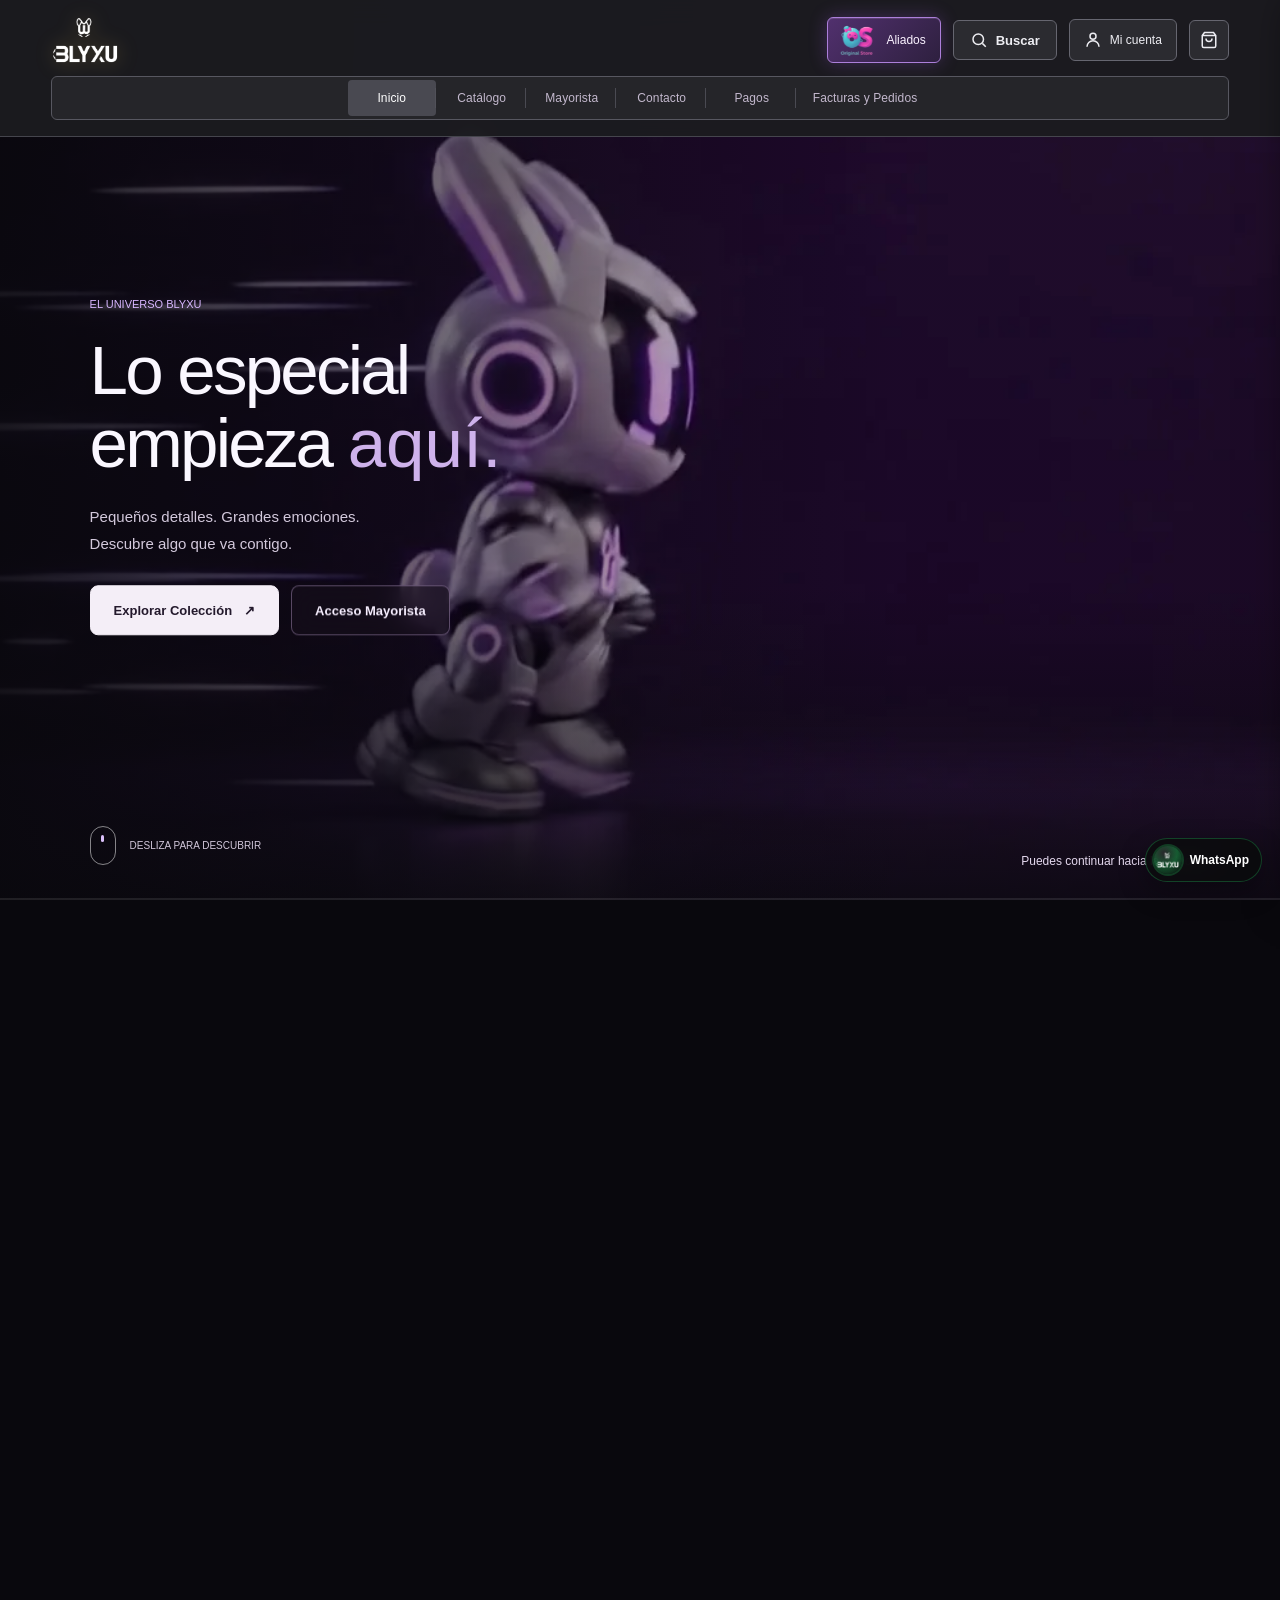
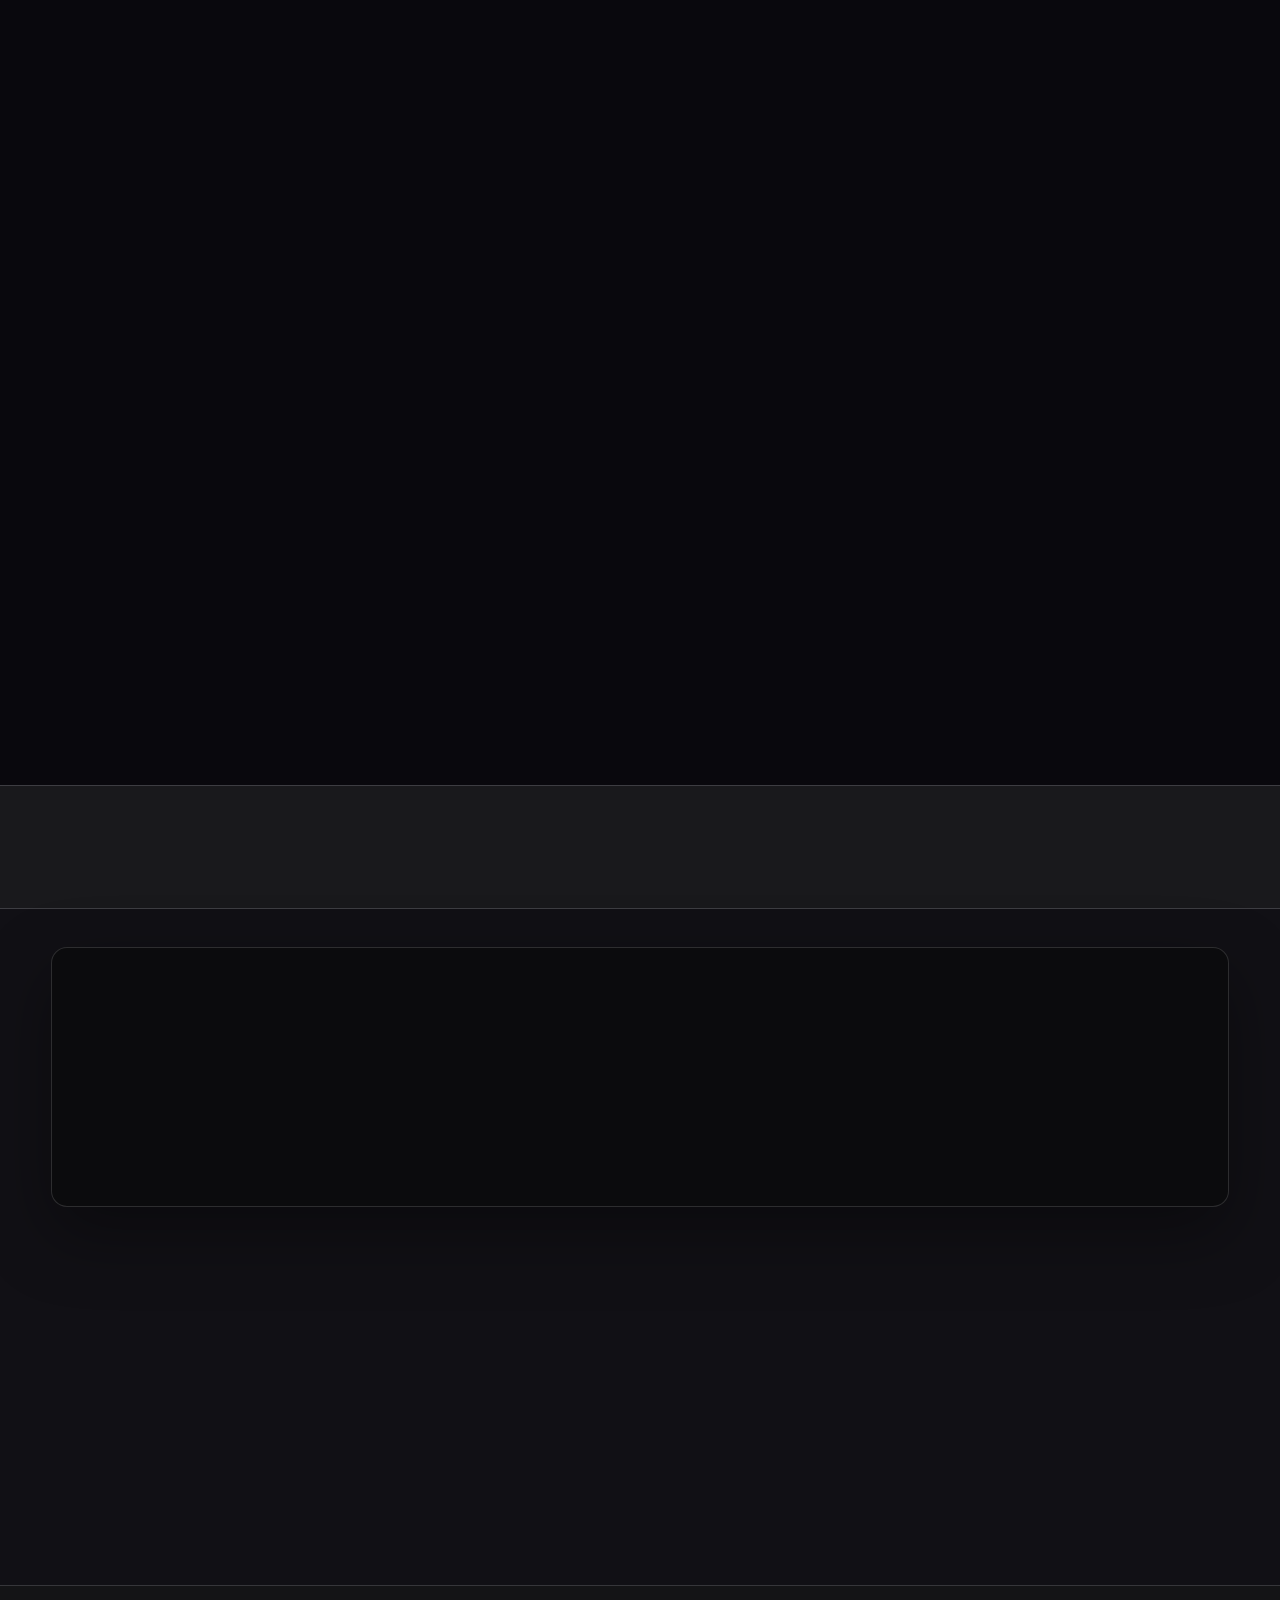
<file: index.html>
<!DOCTYPE html>
<html lang="es">

<head>
    <script src="backend-config.js?v=supabase-live-20261013"></script>
    <meta charset="UTF-8">
    <meta name="viewport" content="width=device-width, initial-scale=1.0, viewport-fit=cover">
    <title>BLYXU&trade; - Joyas y Accesorios</title>
    <meta name="description"
        content="BLYXU ofrece joyas y accesorios para regalar, combinar y destacar tu estilo. Encuentra collares, pulseras, dijes, bolsos y detalles con dise&ntilde;os actuales.">
    <link rel="icon" type="image/png" href="/blyxu-search-logo.png">
    <link rel="apple-touch-icon" href="/blyxu-search-logo.png">
    <meta property="og:title" content="BLYXU - Joyas y Accesorios">
    <meta property="og:description" content="Joyas y accesorios BLYXU para regalar, combinar y destacar tu estilo. Collares, pulseras, dijes, bolsos y detalles con dise&ntilde;os actuales.">
    <meta property="og:image" content="https://blyxu.online/blyxu-search-logo.png">
    <meta property="og:url" content="https://blyxu.online/">
    <meta name="twitter:card" content="summary_large_image">
    <link rel="canonical" href="https://blyxu.online/">
    <link rel="preconnect" href="https://script.google.com">
    <link rel="preconnect" href="https://drive.google.com">
    <link rel="preconnect" href="https://lh3.googleusercontent.com">
    <link rel="stylesheet" href="blyxu-style.css?v=blyxu-customer-access-v6-20261006">
    <link rel="stylesheet" href="catalog-minimal-dark.css?v=catalog-actions-20261016">
    <link rel="stylesheet" href="storefront-refinement.css?v=nav-fixed-position-20261007">
<link rel="stylesheet" href="portada-video.css?v=20261013-texto-movil">
<script src="portada-video.js?v=20261013-texto-movil" defer></script>
</head>

<body>

    <!-- Animated Background -->
    <div class="bg-animation"></div>
    <canvas id="particles-canvas"></canvas>

    <!-- ===== NAVBAR ===== -->
    <nav class="navbar" id="navbar">
        <a href="#inicio" class="nav-logo" data-home-link>
            <img src="Logo2-nav.png" alt="BLYXU" onerror="this.style.display='none'">
        </a>

        <ul class="nav-links" id="nav-links">
            <li><a href="#inicio" class="active">Inicio</a></li>
            <li><a href="#coleccion">Catálogo</a></li>
            <li><a href="mayorista.html">Mayorista</a></li>
            <li><a href="contacto.html">Contacto</a></li>
            <li><a href="pagos.html">Pagos</a></li>
            <li><a href="facturas-pedidos.html">Facturas y Pedidos</a></li>
        </ul>

        <div class="nav-actions">
            
            <a class="nav-ally-btn" href="https://aloriginalstore.online/" target="_blank" rel="noopener noreferrer" aria-label="Aliados: visitar Original Store (abre en una nueva pestaña)" title="Visitar Original Store"><img src="original-store-ally.png?v=2" alt="Original Store" width="42" height="36"><span>Aliados</span></a>
            <button class="nav-icon-btn nav-search-btn" type="button" onclick="openCatalogSearch()" aria-label="Buscar productos" title="Buscar">
                <svg width="18" height="18" viewBox="0 0 24 24" fill="none" stroke="currentColor" stroke-width="2">
                    <circle cx="11" cy="11" r="7"></circle>
                    <path d="M16.5 16.5 21 21"></path>
                </svg>
                <span>Buscar</span>
            </button>
            
            <div class="nav-icon" id="cart-btn" onclick="openCart()" role="button" tabindex="0" aria-label="Ver Carrito de Compras" style="position:relative">
                <svg width="18" height="18" viewBox="0 0 24 24" fill="none" stroke="currentColor" stroke-width="2">
                    <path d="M6 2L3 6v14a2 2 0 002 2h14a2 2 0 002-2V6l-3-4zM3 6h18M16 10a4 4 0 01-8 0" />
                </svg>
                <span class="cart-badge" id="cart-count" style="display:none">0</span>
            </div>
            <div class="nav-toggle" id="nav-toggle">
                <span></span><span></span><span></span>
            </div>
        </div>
    </nav>

    <!-- ===== MAIN BANNER (INICIO) ===== -->
    <section class="blyxu-video-track" id="inicio" aria-label="Presentación BLYXU"><div class="blyxu-video-scene" id="blyxu-video-scene"><video id="blyxu-intro-video" class="blyxu-frame-image" muted playsinline preload="auto" poster="conejo_webp_10fps/frame_015.webp" aria-label="Presentación de BLYXU"></video><div class="blyxu-video-shade"></div><div class="blyxu-video-copy"><p class="blyxu-video-kicker">El universo BLYXU</p><h1>Lo especial<br>empieza <em>aquí.</em></h1><p class="blyxu-video-description">Pequeños detalles. Grandes emociones.<br>Descubre algo que va contigo.</p><div class="blyxu-video-actions"><a href="#coleccion">Explorar Colección <span aria-hidden="true">↗</span></a><a class="blyxu-video-wholesale" href="mayorista.html">Acceso Mayorista</a></div></div><div class="blyxu-video-scroll"><i aria-hidden="true"></i><span>Desliza para descubrir</span></div><p class="blyxu-video-status" id="blyxu-video-status" role="status">Preparando presentación…</p><div class="blyxu-video-fade"></div><div class="blyxu-video-progress" aria-hidden="true"><i></i></div></div></section>

    <!-- ===== CATEGORIAS PRINCIPALES ===== -->
    <section class="home-categories-section" aria-label="Categorias principales">
        <div class="home-category-track" id="home-category-track">
            <a class="home-category-pill" href="#coleccion">Cat&aacute;logo</a>
        </div>
    </section>

    <!-- ===== CAROUSEL DE IMAGENES ===== -->
    <section class="image-marquee-section" id="image-carousel">
        <div class="image-marquee-header">
            <span>Reci&eacute;n llegados</span>
            <h2>Nuevos productos</h2>
        </div>
        <div class="image-marquee is-loading" id="image-marquee-container">
            <div class="marquee-item is-loading-card" aria-hidden="true">
                <span class="skeleton-block skeleton-img"></span>
                <div class="marquee-item-info">
                    <span class="skeleton-block skeleton-line"></span>
                    <span class="skeleton-block skeleton-line short"></span>
                </div>
            </div>
            <div class="marquee-item is-loading-card" aria-hidden="true">
                <span class="skeleton-block skeleton-img"></span>
                <div class="marquee-item-info">
                    <span class="skeleton-block skeleton-line"></span>
                    <span class="skeleton-block skeleton-line short"></span>
                </div>
            </div>
            <div class="marquee-item is-loading-card" aria-hidden="true">
                <span class="skeleton-block skeleton-img"></span>
                <div class="marquee-item-info">
                    <span class="skeleton-block skeleton-line"></span>
                    <span class="skeleton-block skeleton-line short"></span>
                </div>
            </div>
            <div class="marquee-item is-loading-card" aria-hidden="true">
                <span class="skeleton-block skeleton-img"></span>
                <div class="marquee-item-info">
                    <span class="skeleton-block skeleton-line"></span>
                    <span class="skeleton-block skeleton-line short"></span>
                </div>
            </div>
        </div>
    </section>

    <!-- ===== BANNER PUBLICITARIO EDITABLE ===== -->
    <section class="home-ad-section" id="home-ad-banner">
        <div class="home-ad-media">
            <img alt="Promocion BLYXU" id="home-ad-image" style="display:none;">
        </div>
        <div class="home-ad-content">
            <span id="home-ad-kicker">Edicion limitada</span>
            <h2 id="home-ad-title">Brilla con tus favoritos</h2>
            <p id="home-ad-message">Descubre piezas seleccionadas, promociones y anuncios especiales de BLYXU.</p>
        </div>
    </section>

    <!-- ===== NEW COLLECTION / CATALOG ===== -->
    <section class="collection-section" id="coleccion">
        <div class="section-header">
            <div>
                <h2 class="section-title">CATÁLOGO</h2>
                <div class="smart-search">
                    <input type="search" id="catalog-search" placeholder="Buscar producto, categor&iacute;a, color o SKU"
                        autocomplete="off">
                </div>
            </div>
            <div class="catalog-filter-bar" style="justify-content: flex-end;">
                <label class="category-select-wrap" for="catalog-category-select">
                    <svg width="14" height="14" viewBox="0 0 24 24" fill="none" stroke="currentColor" stroke-width="2"
                        aria-hidden="true">
                        <polygon points="22 3 2 3 10 12.46 10 19 14 21 14 12.46 22 3" />
                    </svg>
                    <select id="catalog-category-select" aria-label="Filtrar por categor&iacute;a">
                        <option value="todos">Todas las categor&iacute;as</option>
                    </select>
                </label>
                <label class="price-slider-wrap" for="catalog-price-slider">
                    <svg width="14" height="14" viewBox="0 0 24 24" fill="none" stroke="currentColor" stroke-width="2"
                        aria-hidden="true">
                        <line x1="12" y1="1" x2="12" y2="23" />
                        <path d="M17 5H9.5a3.5 3.5 0 000 7h5a3.5 3.5 0 010 7H6" />
                    </svg>
                    <span id="catalog-price-label">Todos los precios</span>
                    <input id="catalog-price-slider" type="range" min="0" max="0" step="1000" value="0"
                        aria-label="Filtrar cat&aacute;logo por precio">
                </label>
            </div>
        </div>

        <!-- Loading state -->
        <div class="loading-container" id="loading-products">
            <div class="spinner"></div>
            <span class="loading-text">Cargando productos desde tu inventario...</span>
        </div>

        <!-- Products Grid -->
        <div class="products-grid" id="products-grid"></div>
    </section>

    <!-- ===== WHOLESALE CATALOG ===== -->
    <section class="collection-section wholesale-catalog-section" id="catalogo-mayorista" aria-hidden="true">
        <div class="section-header">
            <div>
                <h2 class="section-title">CATÁLOGO MAYORISTA</h2>
                <div class="smart-search">
                    <input type="search" id="wholesale-catalog-search"
                        placeholder="Buscar producto mayorista, categoría, color o SKU" autocomplete="off">
                </div>
            </div>
            <div class="catalog-filter-bar" style="justify-content: flex-end;">
                <label class="category-select-wrap" for="wholesale-category-select">
                    <svg width="14" height="14" viewBox="0 0 24 24" fill="none" stroke="currentColor" stroke-width="2"
                        aria-hidden="true">
                        <polygon points="22 3 2 3 10 12.46 10 19 14 21 14 12.46 22 3" />
                    </svg>
                    <select id="wholesale-category-select" aria-label="Filtrar catálogo mayorista por categoría">
                        <option value="todos">Todas las categorías</option>
                    </select>
                </label>
                <label class="price-slider-wrap" for="wholesale-price-slider">
                    <svg width="14" height="14" viewBox="0 0 24 24" fill="none" stroke="currentColor" stroke-width="2"
                        aria-hidden="true">
                        <line x1="12" y1="1" x2="12" y2="23" />
                        <path d="M17 5H9.5a3.5 3.5 0 000 7h5a3.5 3.5 0 010 7H6" />
                    </svg>
                    <span id="wholesale-price-label">Todos los precios</span>
                    <input id="wholesale-price-slider" type="range" min="0" max="0" step="1000" value="0"
                        aria-label="Filtrar cat&aacute;logo mayorista por precio">
                </label>
            </div>
        </div>

        <div class="products-grid" id="wholesale-products-grid"></div>
    </section>

    <!-- ===== DEDICATED SHOPPING CART & CHECKOUT SECTION ===== -->
    <section class="cart-standalone-section" id="carrito-seccion" aria-label="Carrito de Compras y Checkout" hidden>
        <div class="cart-section-container">
            <!-- Section Header -->
            <div class="cart-section-head">
                <div class="cart-section-title-wrap">
                    <span class="cart-section-kicker">✦ BLYXU™ Checkout Exclusivo</span>
                    <h2 class="cart-section-title">Shopping Cart.</h2>
                    <p class="cart-section-subtitle">Revisa los productos seleccionados y gestiona tu orden en un solo lugar.</p>
                </div>
                <div class="cart-section-meta">
                    <span class="cart-badge-pill" id="cart-mode-badge">Catálogo Minorista</span>
                    <span class="cart-count-pill" id="cart-count-label">0 productos</span>
                </div>
            </div>

            <!-- Main 2-Column Layout -->
            <div class="cart-section-grid">
                <!-- Left Column: Products List & Table -->
                <div class="cart-table-card">
                    <div class="cart-table-header">
                        <span class="col-prod">Producto</span>
                        <span class="col-opt">Opción / Estilo</span>
                        <span class="col-qty">Cantidad</span>
                        <span class="col-tot">Total</span>
                        <span class="col-act"></span>
                    </div>

                    <div class="cart-table-body" id="cart-section-items">
                        <div class="cart-empty-state">
                            <div class="cart-empty-icon">BLYXU</div>
                            <h3>Tu carrito está vacío ✦</h3>
                            <p>Descubre nuestras joyas exclusivas y añade tus piezas favoritas.</p>
                            <a href="#coleccion" class="cart-btn-browse">Explorar Catálogo</a>
                        </div>
                    </div>

                    <div class="cart-table-bottom-bar">
                        <a href="#coleccion" class="cart-btn-continue" id="cart-btn-continue">
                            <svg width="18" height="18" viewBox="0 0 24 24" fill="none" stroke="currentColor" stroke-width="2.5">
                                <line x1="19" y1="12" x2="5" y2="12"></line>
                                <polyline points="12 19 5 12 12 5"></polyline>
                            </svg>
                            <span>Continuar Comprando</span>
                        </a>

                        <div class="cart-summary-box">
                            <div class="cart-summary-line">
                                <span>Subtotal:</span>
                                <strong id="cart-summary-subtotal">$0</strong>
                            </div>
                            <div class="cart-summary-line cart-summary-total">
                                <span>Total:</span>
                                <strong id="cart-summary-total">$0</strong>
                            </div>
                        </div>
                    </div>
                </div>

                <!-- Right Column: Payment & Customer Info Card -->
                <div class="cart-payment-card" id="cart-payment-card">
                    <div class="cart-payment-header">
                        <div>
                            <span class="cart-payment-kicker">Resumen de Orden</span>
                            <h3 class="cart-payment-title">Payment Info.</h3>
                        </div>
                        <span class="cart-payment-badge">Paso Final</span>
                    </div>

                    <!-- Payment Method Selector -->
                    <div class="cart-payment-methods-select">
                        <label class="cart-payment-method-label">Método preferido:</label>
                        <p class="cart-payment-method-helper">Elige una opción para activar tus datos de contacto.</p>
                        <div class="cart-payment-tabs">
                            <button type="button" class="cart-payment-tab cart-payment-choice" id="tab-payment-mp" onclick="setCartPaymentMethod('mp')" aria-pressed="false">
                                <svg width="16" height="16" viewBox="0 0 24 24" fill="none" stroke="currentColor" stroke-width="2">
                                    <rect x="1" y="4" width="22" height="16" rx="2" ry="2"></rect>
                                    <line x1="1" y1="10" x2="23" y2="10"></line>
                                </svg>
                                <span><strong>Mercado Pago</strong><small>Pago seguro online</small></span>
                            </button>
                            <button type="button" class="cart-payment-tab cart-payment-choice" id="tab-payment-ws" onclick="setCartPaymentMethod('ws')" aria-pressed="false">
                                <svg width="16" height="16" viewBox="0 0 24 24" fill="none" stroke="currentColor" stroke-width="2">
                                    <path d="M21 11.5a8.38 8.38 0 0 1-.9 3.8 8.5 8.5 0 0 1-7.6 4.7 8.38 8.38 0 0 1-3.8-.9L3 21l1.9-5.7a8.38 8.38 0 0 1-.9-3.8 8.5 8.5 0 0 1 4.7-7.6 8.38 8.38 0 0 1 3.8-.9h.5a8.48 8.48 0 0 1 8 8v.5z"></path>
                                </svg>
                                <span><strong>WhatsApp Directo</strong><small>Atención con asesor</small></span>
                            </button>
                        </div>
                    </div>

                    <!-- Customer Form Fields -->
                    <div class="cart-payment-form is-awaiting-method" id="cart-section-payment-form">
                        <div id="cart-section-form-error" class="cart-form-error" style="display:none;" aria-live="polite"></div>

                        <div class="cart-input-field" data-field="name">
                            <label for="cart-sec-nombre">Nombre completo <span class="req-star">*</span></label>
                            <input type="text" id="cart-sec-nombre" class="cart-input-ctrl" placeholder="Tu nombre y apellido" autocomplete="name" required>
                        </div>

                        <div class="cart-input-field" data-field="phone">
                            <label for="cart-sec-telefono">Celular / WhatsApp <span class="req-star">*</span></label>
                            <input type="tel" id="cart-sec-telefono" class="cart-input-ctrl" placeholder="Ej: 311 234 5678" autocomplete="tel" required>
                        </div>

                        <div class="cart-input-field" id="cart-sec-field-email">
                            <label for="cart-sec-email">Correo electrónico <span class="cart-optional">Opcional</span></label>
                            <input type="email" id="cart-sec-email" class="cart-input-ctrl" placeholder="ejemplo@correo.com" autocomplete="email">
                        </div>

                        <div class="cart-input-row">
                            <div class="cart-input-field">
                                <label for="cart-sec-direccion">Dirección de entrega <span class="cart-optional">Opcional</span></label>
                                <input type="text" id="cart-sec-direccion" class="cart-input-ctrl" placeholder="Calle, Carrera, Apto..." autocomplete="street-address">
                            </div>
                            <div class="cart-input-field">
                                <label for="cart-sec-ciudad">Ciudad <span class="cart-optional">Opcional</span></label>
                                <input type="text" id="cart-sec-ciudad" class="cart-input-ctrl" placeholder="Ciudad de entrega" autocomplete="address-level2">
                            </div>
                        </div>

                        <div class="cart-input-field">
                            <label for="cart-sec-nota">Nota adicional <span class="cart-optional">Opcional</span></label>
                            <textarea id="cart-sec-nota" class="cart-input-ctrl cart-textarea-ctrl" placeholder="Indicaciones especiales de entrega o consulta..."></textarea>
                        </div>

                        <div class="cart-mp-accepted-badges" id="cart-sec-mp-badges">
                            <span class="cart-sec-chip">Tarjetas</span>
                            <span class="cart-sec-chip">PSE</span>
                            <span class="cart-sec-chip">Nequi</span>
                            <span class="cart-sec-chip">Efecty</span>
                        </div>

                        <button type="button" class="btn-cart-checkout-main" id="btn-cart-sec-checkout">
                            <span id="btn-cart-sec-checkout-text">Check Out con Mercado Pago ✦</span>
                        </button>

                        <div class="cart-sec-trust">
                            <svg width="15" height="15" viewBox="0 0 24 24" fill="none" stroke="currentColor" stroke-width="2">
                                <rect x="3" y="11" width="18" height="11" rx="2" ry="2"></rect>
                                <path d="M7 11V7a5 5 0 0 1 10 0v4"></path>
                            </svg>
                            <span>Compra 100% Segura &bull; Encriptación SSL &bull; Garantía BLYXU™</span>
                        </div>
                    </div>
                </div>
            </div>
        </div>
    </section>

    <!-- ===== FOOTER ===== -->
    <footer class="footer" id="contacto">
        <div class="footer-brand">
            <a href="#inicio" class="nav-logo" data-home-link>
                <img src="Logo2-nav.png" alt="BLYXU" style="height:32px" onerror="this.style.display='none'">
            </a>
            <p>Joyas y accesorios para regalar, combinar y destacar tu estilo con dise&ntilde;os actuales y detalles especiales.</p>
            <a class="footer-admin-link" href="administrativo.html" aria-label="Acceso administrativo">
                <span class="footer-admin-crown" aria-hidden="true">&#9819;</span>
            </a>
        </div>
        <div>
            <h4>Navegación</h4>
            <ul>
                <li><a href="#inicio">Inicio</a></li>
                <li><a href="#coleccion">Catálogo</a></li>
                <li><a href="mayorista.html">Mayorista</a></li>
                <li><a href="contacto.html">Contacto</a></li>
                <li><a href="pagos.html">Pagos</a></li>
            </ul>
        </div>
        <div>
            <h4>Categorías</h4>
            <ul>
                <li><a href="#coleccion" onclick="setFilter('collares'); document.getElementById('coleccion')?.scrollIntoView({behavior:'smooth'}); return false;">Collares</a></li>
                <li><a href="#coleccion" onclick="setFilter('pulseras'); document.getElementById('coleccion')?.scrollIntoView({behavior:'smooth'}); return false;">Pulseras</a></li>
                <li><a href="#coleccion" onclick="setFilter('aretes'); document.getElementById('coleccion')?.scrollIntoView({behavior:'smooth'}); return false;">Aretes</a></li>
                <li><a href="#coleccion" onclick="setFilter('anillos'); document.getElementById('coleccion')?.scrollIntoView({behavior:'smooth'}); return false;">Anillos</a></li>
            </ul>
        </div>
        <div class="footer-search-panel">
            <h4>Buscar</h4>
            <label class="footer-search" for="footer-page-search">
                <svg aria-hidden="true" viewBox="0 0 24 24">
                    <circle cx="11" cy="11" r="7"></circle>
                    <path d="M16.5 16.5 21 21"></path>
                </svg>
                <input type="search" id="footer-page-search" placeholder="Buscar en BLYXU" autocomplete="off">
            </label>
            <div class="footer-search-results" id="footer-page-search-results" aria-live="polite">
                <a href="#inicio" data-footer-search-item data-keywords="inicio home principal banner">Inicio</a>
                <a href="#coleccion" data-footer-search-item data-keywords="catalogo coleccion productos joyeria accesorios">Cat&aacute;logo</a>
                <a href="mayorista.html" data-footer-search-item data-keywords="mayorista precios por mayor clave acceso">Mayorista</a>
                <a href="contacto.html" data-footer-search-item data-keywords="contacto horario telefono redes whatsapp">Contacto</a>
                <a href="pagos.html" data-footer-search-item data-keywords="pagos qr transferencia pagar">Pagos</a>
                <a href="facturas-pedidos.html" data-footer-search-item data-keywords="facturas pedidos ordenes comprobantes">Facturas y pedidos</a>
                <a href="#coleccion" onclick="setFilter('collares'); document.getElementById('coleccion')?.scrollIntoView({behavior:'smooth'}); return false;" data-footer-search-item data-keywords="collares cadenas dijes">Collares</a>
                <a href="#coleccion" onclick="setFilter('pulseras'); document.getElementById('coleccion')?.scrollIntoView({behavior:'smooth'}); return false;" data-footer-search-item data-keywords="pulseras brazaletes">Pulseras</a>
                <a href="#coleccion" onclick="setFilter('aretes'); document.getElementById('coleccion')?.scrollIntoView({behavior:'smooth'}); return false;" data-footer-search-item data-keywords="aretes pendientes">Aretes</a>
                <a href="#coleccion" onclick="setFilter('anillos'); document.getElementById('coleccion')?.scrollIntoView({behavior:'smooth'}); return false;" data-footer-search-item data-keywords="anillos sortijas">Anillos</a>
                <a id="footer-whatsapp" href="#" target="_blank" rel="noopener" data-footer-search-item data-keywords="whatsapp chat numero telefono escribir">WhatsApp</a>
                <span class="footer-search-empty">Sin resultados</span>
            </div>
        </div>
        <div class="footer-social-panel">
            <h4>Redes</h4>
            <div class="footer-social-icons" aria-label="Redes sociales">
                <a id="footer-facebook" class="footer-social-icon-link" href="#" target="_blank" rel="noopener" aria-label="Facebook" data-preserve-content>
                    <svg aria-hidden="true" viewBox="0 0 24 24"><path d="M14 8.5V6.7c0-.8.5-1 1-1h1.9V2.2C16.6 2.1 15.5 2 14.2 2c-2.8 0-4.7 1.7-4.7 4.8v1.7H6.4V12h3.1v10h3.8V12h3.1l.5-3.5H14z"/></svg>
                </a>
                <a id="footer-instagram" class="footer-social-icon-link" href="#" target="_blank" rel="noopener" aria-label="Instagram" data-preserve-content>
                    <svg aria-hidden="true" viewBox="0 0 24 24"><rect x="3" y="3" width="18" height="18" rx="5" ry="5"></rect><circle cx="12" cy="12" r="4"></circle><circle cx="17.5" cy="6.5" r="1.2"></circle></svg>
                </a>
                <a id="footer-tiktok" class="footer-social-icon-link" href="#" target="_blank" rel="noopener" aria-label="TikTok" data-preserve-content>
                    <svg aria-hidden="true" viewBox="0 0 24 24"><path d="M16.7 2c.3 2.4 1.7 3.9 4.1 4.1v3.4c-1.4.1-2.7-.3-4-1.1v6.4c0 8.1-8.8 10.6-12.4 4.8-2.3-3.7-.9-10.1 6.5-10.4v3.6c-.5.1-1 .2-1.5.4-1.4.5-2.2 1.5-2 3 .3 2.8 5.5 3.6 5.1-1.8V2h4.2z"/></svg>
                </a>
            </div>
        </div>
        <div class="footer-bottom">
            <span>© 2026 BLYXU™ - Todos los derechos reservados</span>
            <span>Hecho con ✦ en Colombia</span>
            <nav class="footer-legal" aria-label="Información legal"><a href="privacidad.html">Política de privacidad</a> · <a href="condiciones.html">Condiciones de uso</a></nav>
        </div>
        
    </footer>

    <!-- ===== CART SIDEBAR ===== -->
    <div class="cart-overlay" id="cart-overlay"></div>
    <div class="cart-sidebar" id="cart-sidebar">
        <div class="cart-header">
            <h3>Tu Carrito</h3>
            <button class="cart-close" id="cart-close">×</button>
        </div>
        <div class="cart-items" id="cart-items">
            <div class="cart-empty">Tu carrito está vacío ✦</div>
        </div>
        <div class="cart-footer">
            <div class="cart-total">
                <span>Total</span>
                <span id="cart-total">$0</span>
            </div>
            <textarea id="cart-note" class="cart-note-input" placeholder="Pregunta o nota para enviar por WhatsApp (opcional)"></textarea>
            <button class="btn-checkout" id="btn-checkout">Revisar mi selección</button>
        </div>
    </div>

    <!-- ===== WHOLESALE ACCESS ===== -->
    <template data-removed-wholesale-login>
        <div class="removed-wholesale-panel" role="dialog" aria-modal="true" aria-labelledby="removed-wholesale-title">
            <button class="wholesale-close" id="wholesale-close" type="button" aria-label="Cerrar">×</button>
            <img src="Logo2.png" alt="BLYXU" class="wholesale-logo" onerror="this.style.display='none'">
            <div class="login-brand-word" aria-hidden="true">BLYXU</div>
            <div class="wholesale-kicker">Área Exclusiva</div>
            <h2 id="removed-wholesale-title">Mayoristas BLYXU</h2>
            <form class="removed-wholesale-form" id="removed-wholesale-form">
                <input type="password" inputmode="numeric" id="removed-wholesale-key" placeholder="Clave" autocomplete="off"
                    required>
                <button type="submit">Validar</button>
            </form>
            <button type="button" class="wholesale-back-home" id="wholesale-back-btn">← Volver al inicio</button>
            <div class="wholesale-error" id="wholesale-error">Clave de acceso incorrecta</div>
        </div>
    </template>

    <div class="brand-loader" id="brand-loader" aria-hidden="true">
        <div class="brand-loader-card">
            <img src="Logo2.png" alt="BLYXU" onerror="this.style.display='none'">
            <span>BLYXU</span>
            <div class="brand-loader-bar">
                <div class="brand-loader-progress"></div>
            </div>
        </div>
    </div>

    <script src="product-detail-identity.js?v=stable-detail-20261017" defer></script>
<script src="blyxu-app.js?v=stable-detail-20261017" defer></script>
<script src="order-summary.js?v=customer-flow-20261015" defer></script>
<script src="order-receipt-access.js?v=browser-qr-20261006" defer></script>
<script src="catalog-sync.js?v=20261007" defer></script>
</body>

</html>
</file>
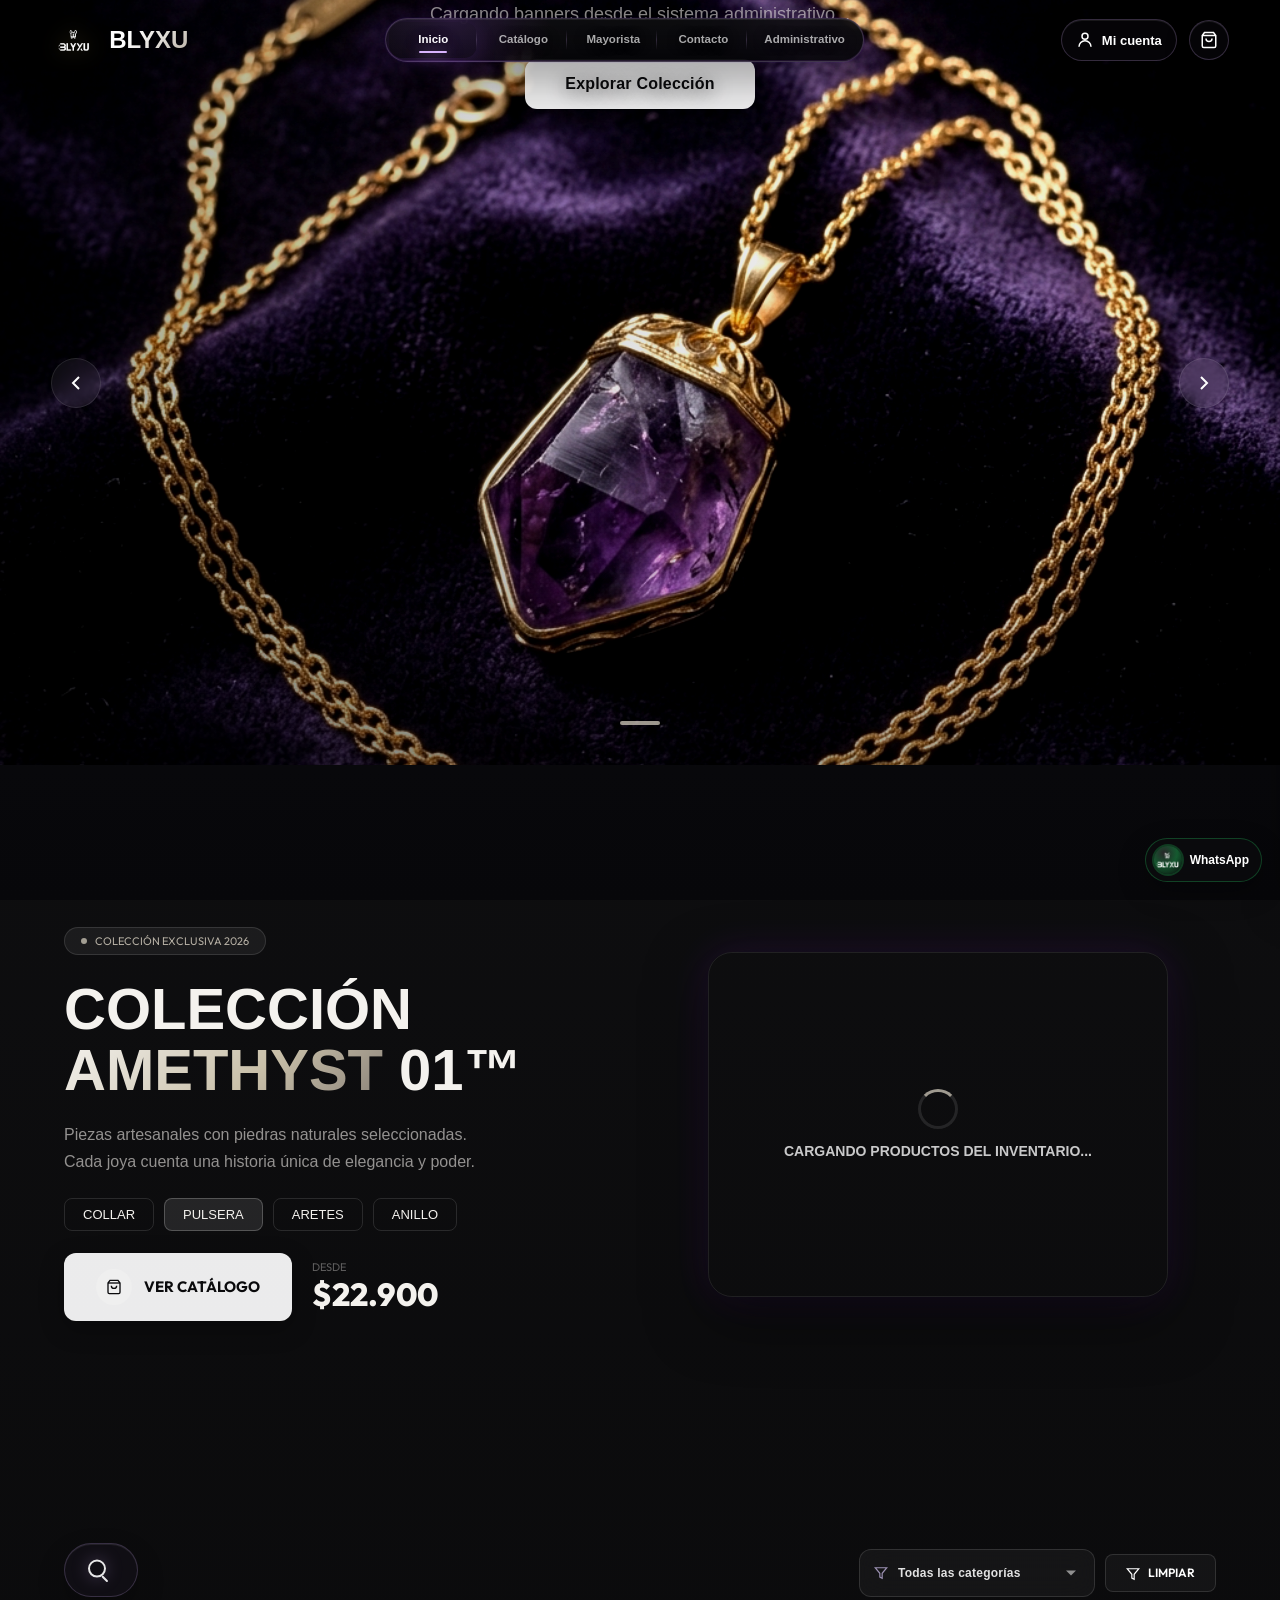
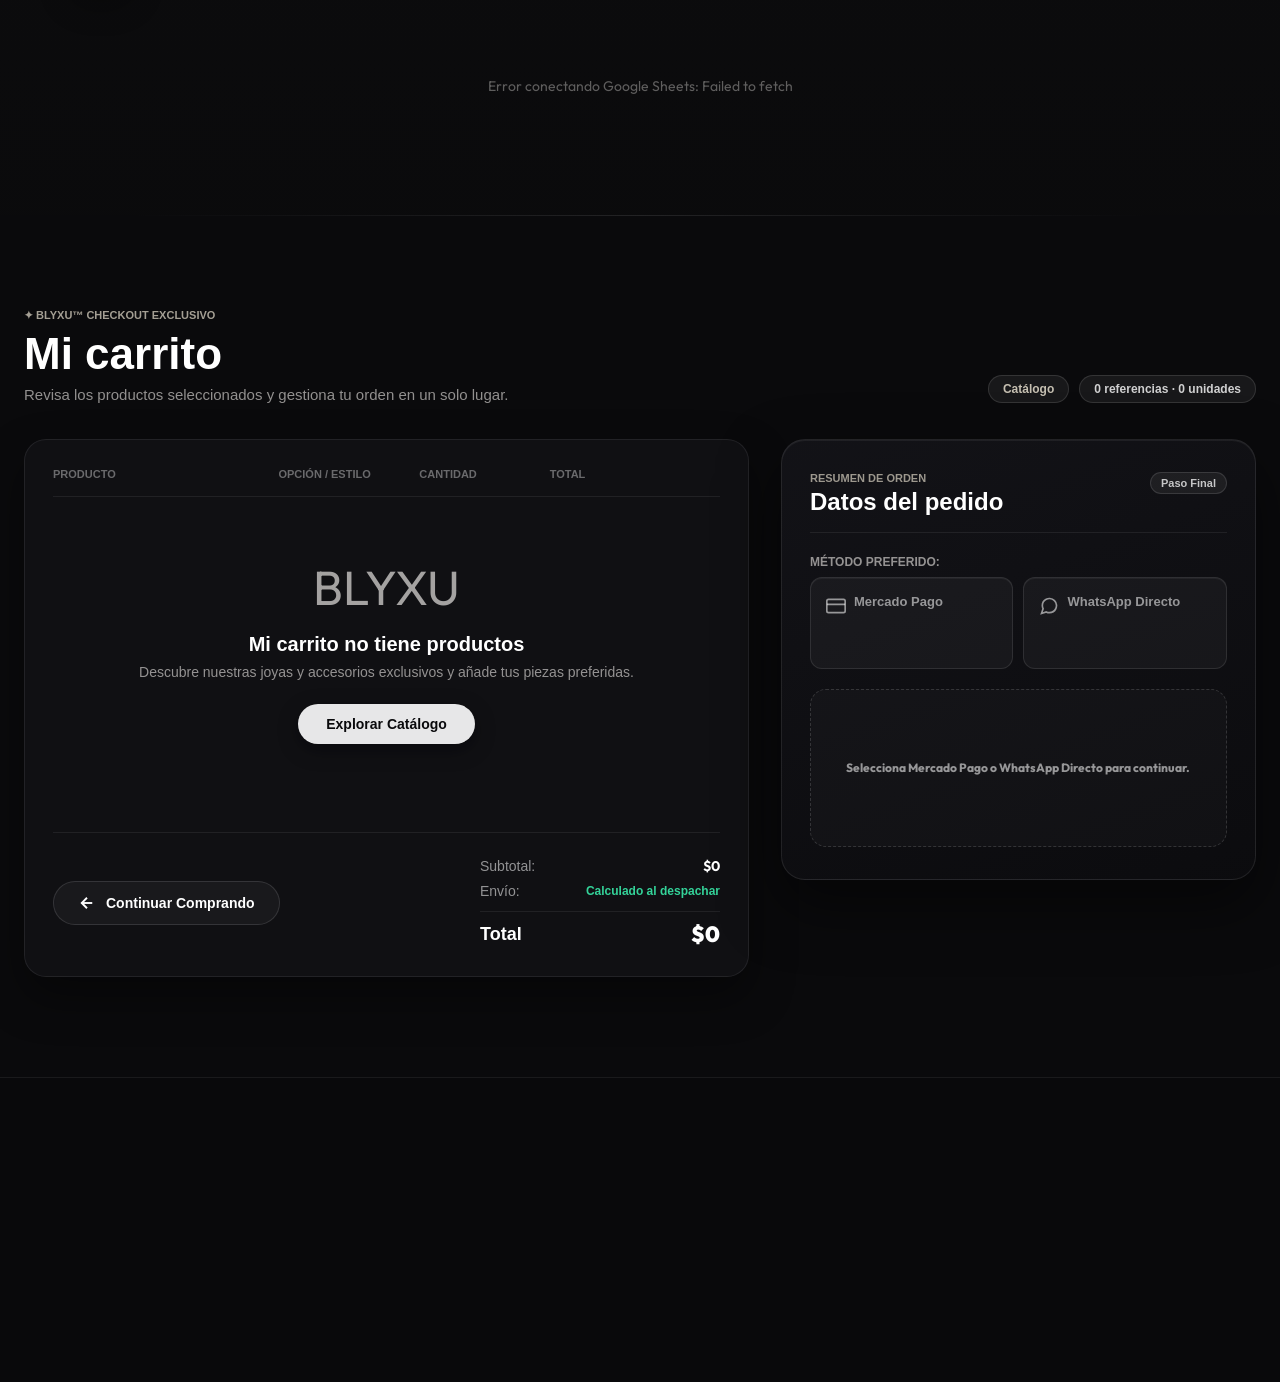
<file: BLYXU.html>
<!DOCTYPE html>
<html lang="es">
<head>
    <meta charset="UTF-8">
    <meta name="viewport" content="width=device-width, initial-scale=1.0">
    <title>BLYXU™ — Joyería & Accesorios Premium</title>
    <meta name="description" content="BLYXU - Tu destino para joyería y accesorios premium. Colecciones exclusivas en tonos púrpura y oro.">
    <link rel="stylesheet" href="blyxu-style.css?v=cart-section-20260906">
</head>
<body>

    <!-- Animated Background -->
    <div class="bg-animation"></div>
    <canvas id="particles-canvas"></canvas>

    <!-- ===== NAVBAR ===== -->
    <nav class="navbar" id="navbar">
        <a href="#" class="nav-logo">
            <img src="Logo2.png" alt="BLYXU" onerror="this.style.display='none'">
            <span class="nav-logo-text">BLYXU</span>
        </a>

        <ul class="nav-links" id="nav-links">
            <li><a href="#inicio" class="active">Inicio</a></li>
            <li><a href="#coleccion">Catálogo</a></li>
            <li><a href="#mayorista">Mayorista</a></li>
            <li><a href="#contacto">Contacto</a></li>
            <li><a href="administrativo.html">Administrativo</a></li>
        </ul>

        <div class="nav-actions">
            <div class="nav-icon" id="cart-btn" onclick="openCart()" role="button" tabindex="0" aria-label="Ver Carrito de Compras" style="position:relative">
                <svg width="18" height="18" viewBox="0 0 24 24" fill="none" stroke="currentColor" stroke-width="2"><path d="M6 2L3 6v14a2 2 0 002 2h14a2 2 0 002-2V6l-3-4zM3 6h18M16 10a4 4 0 01-8 0"/></svg>
                <span class="cart-badge" id="cart-count" style="display:none">0</span>
            </div>
            <div class="nav-toggle" id="nav-toggle">
                <span></span><span></span><span></span>
            </div>
        </div>
    </nav>

    <!-- ===== MAIN BANNER (INICIO) ===== -->
    <section class="main-banner" id="inicio">
        <div class="main-banner-track" id="main-banner-track">
            <!-- Los banners dinámicos se insertarán aquí por JS -->
            <div class="main-banner-slide active">
                <img src="hero_necklace.png" alt="Banner" style="filter: brightness(0.4);">
                <div class="main-banner-overlay"></div>
                <div class="main-banner-content">
                    <h1 class="main-banner-title">BIENVENIDOS A BLYXU</h1>
                    <p class="main-banner-desc">Cargando banners desde el sistema administrativo...</p>
                    <a href="#coleccion" class="main-banner-btn">Explorar Colección</a>
                </div>
            </div>
        </div>
        
        <button class="main-banner-arrow prev" id="banner-prev">
            <svg width="24" height="24" viewBox="0 0 24 24" fill="none" stroke="currentColor" stroke-width="2"><path d="M15 18l-6-6 6-6"/></svg>
        </button>
        <button class="main-banner-arrow next" id="banner-next">
            <svg width="24" height="24" viewBox="0 0 24 24" fill="none" stroke="currentColor" stroke-width="2"><path d="M9 18l6-6-6-6"/></svg>
        </button>
        
        <div class="main-banner-nav" id="main-banner-nav">
            <div class="main-banner-dot active"></div>
        </div>
    </section>

    <!-- ===== PRESENTACIÓN CATÁLOGO ===== -->
    <section class="hero" id="presentacion">
        <div class="hero-content">
            <div class="hero-tag">
                <span class="dot"></span>
                Colección Exclusiva 2026
            </div>

            <h1 class="hero-title">
                COLECCIÓN<br>
                <span class="gradient">AMETHYST</span> 01™
            </h1>

            <p class="hero-subtitle">
                Piezas artesanales con piedras naturales seleccionadas. 
                Cada joya cuenta una historia única de elegancia y poder.
            </p>

            <div class="hero-sizes">
                <span>COLLAR</span>
                <span class="active">PULSERA</span>
                <span>ARETES</span>
                <span>ANILLO</span>
            </div>

            <div class="hero-cta">
                <button class="btn-add-cart" onclick="document.getElementById('coleccion').scrollIntoView({behavior:'smooth'})">
                    <span class="icon-circle">
                        <svg width="16" height="16" viewBox="0 0 24 24" fill="none" stroke="currentColor" stroke-width="2"><path d="M6 2L3 6v14a2 2 0 002 2h14a2 2 0 002-2V6l-3-4z"/><path d="M3 6h18"/><path d="M16 10a4 4 0 01-8 0"/></svg>
                    </span>
                    VER CATÁLOGO
                </button>
                <div>
                    <div class="hero-price-label">DESDE</div>
                    <div class="hero-price">$22.900</div>
                </div>
            </div>
        </div>

        <div class="hero-visual">
            <div class="hero-carousel">
                <div class="hero-carousel-track" id="hero-track">
                    <!-- Slide 1 -->
                    <div class="hero-carousel-slide active">
                        <img src="hero_necklace.png" alt="Colección Amethyst BLYXU" onerror="this.parentElement.style.background='linear-gradient(135deg,#1a0e2e,#2d1552)'">
                        <div class="hero-img-overlay"></div>
                    </div>
                    <!-- Slide 2 -->
                    <div class="hero-carousel-slide">
                        <img src="hero_necklace.png" alt="Presentación de Colección" style="filter: hue-rotate(45deg);" onerror="this.parentElement.style.background='linear-gradient(135deg,#2d1552,#1a0e2e)'">
                        <div class="hero-img-overlay"></div>
                    </div>
                    <!-- Slide 3 -->
                    <div class="hero-carousel-slide">
                        <img src="hero_necklace.png" alt="Pieza publicitaria" style="filter: hue-rotate(-30deg) brightness(0.8);" onerror="this.parentElement.style.background='linear-gradient(135deg,#0a0514,#2d1552)'">
                        <div class="hero-img-overlay"></div>
                    </div>
                </div>

                <button class="hero-carousel-btn prev" id="hero-prev" title="Anterior">
                    <svg width="20" height="20" viewBox="0 0 24 24" fill="none" stroke="currentColor" stroke-width="2"><path d="M15 18l-6-6 6-6"/></svg>
                </button>
                <button class="hero-carousel-btn next" id="hero-next" title="Siguiente">
                    <svg width="20" height="20" viewBox="0 0 24 24" fill="none" stroke="currentColor" stroke-width="2"><path d="M9 18l6-6-6-6"/></svg>
                </button>

                <div class="hero-slider-nav">
                    <span id="hero-current-slide">01</span>
                    <span class="line"></span>
                    <span id="hero-total-slides">03</span>
                </div>
            </div>
        </div>
    </section>

    <!-- ===== NEW COLLECTION / CATALOG ===== -->
    <section class="collection-section" id="coleccion">
        <div class="section-header reveal">
            <div>
                <h2 class="section-title">NUEVA COLECCIÓN</h2>
                <div class="smart-search">
                    <input type="search" id="catalog-search" placeholder="Buscar producto, categoria, color o SKU" autocomplete="off">
                </div>
            </div>
            <div class="catalog-filter-bar" style="justify-content:flex-end;">
                <label class="category-select-wrap" for="catalog-category-select">
                    <svg width="14" height="14" viewBox="0 0 24 24" fill="none" stroke="currentColor" stroke-width="2" aria-hidden="true">
                        <polygon points="22 3 2 3 10 12.46 10 19 14 21 14 12.46 22 3" />
                    </svg>
                    <select id="catalog-category-select" aria-label="Filtrar por categor&iacute;a">
                        <option value="todos">Todas las categor&iacute;as</option>
                    </select>
                </label>
                <button class="btn-filter" type="button" onclick="setFilter('todos')">
                    <svg width="14" height="14" viewBox="0 0 24 24" fill="none" stroke="currentColor" stroke-width="2" style="vertical-align:middle;margin-right:6px;"><polygon points="22 3 2 3 10 12.46 10 19 14 21 14 12.46 22 3"/></svg>
                    LIMPIAR
                </button>
            </div>
        </div>

        <!-- Loading state -->
        <div class="loading-container" id="loading-products">
            <div class="spinner"></div>
            <span class="loading-text">Cargando productos desde tu inventario...</span>
        </div>

        <!-- Products Grid -->
        <div class="products-grid" id="products-grid"></div>
    </section>

    <!-- ===== DEDICATED SHOPPING CART & CHECKOUT SECTION ===== -->
    <section class="cart-standalone-section" id="carrito-seccion" aria-label="Carrito de Compras y Checkout">
        <div class="cart-section-container">
            <!-- Section Header -->
            <div class="cart-section-head">
                <div class="cart-section-title-wrap">
                    <span class="cart-section-kicker">✦ BLYXU™ Checkout Exclusivo</span>
                    <h2 class="cart-section-title">Shopping Cart.</h2>
                    <p class="cart-section-subtitle">Revisa los productos seleccionados y gestiona tu orden en un solo lugar.</p>
                </div>
                <div class="cart-section-meta">
                    <span class="cart-badge-pill" id="cart-mode-badge">Catálogo Minorista</span>
                    <span class="cart-count-pill" id="cart-count-label">0 productos</span>
                </div>
            </div>

            <!-- Main 2-Column Layout -->
            <div class="cart-section-grid">
                <!-- Left Column: Products List & Table -->
                <div class="cart-table-card">
                    <div class="cart-table-header">
                        <span class="col-prod">Producto</span>
                        <span class="col-opt">Opción / Estilo</span>
                        <span class="col-qty">Cantidad</span>
                        <span class="col-tot">Total</span>
                        <span class="col-act"></span>
                    </div>

                    <div class="cart-table-body" id="cart-section-items">
                        <div class="cart-empty-state">
                            <div class="cart-empty-icon">🛍️</div>
                            <h3>Tu carrito está vacío ✦</h3>
                            <p>Descubre nuestras joyas exclusivas y añade tus piezas favoritas.</p>
                            <a href="#coleccion" class="cart-btn-browse">Explorar Catálogo</a>
                        </div>
                    </div>

                    <div class="cart-table-bottom-bar">
                        <a href="#coleccion" class="cart-btn-continue" id="cart-btn-continue">
                            <svg width="18" height="18" viewBox="0 0 24 24" fill="none" stroke="currentColor" stroke-width="2.5">
                                <line x1="19" y1="12" x2="5" y2="12"></line>
                                <polyline points="12 19 5 12 12 5"></polyline>
                            </svg>
                            <span>Continuar Comprando</span>
                        </a>

                        <div class="cart-summary-box">
                            <div class="cart-summary-line">
                                <span>Subtotal:</span>
                                <strong id="cart-summary-subtotal">$0</strong>
                            </div>
                            <div class="cart-summary-line">
                                <span>Envío:</span>
                                <span class="cart-shipping-badge">Calculado al despachar</span>
                            </div>
                            <div class="cart-summary-line cart-summary-total">
                                <span>Total:</span>
                                <strong id="cart-summary-total">$0</strong>
                            </div>
                        </div>
                    </div>
                </div>

                <!-- Right Column: Payment & Customer Info Card -->
                <div class="cart-payment-card" id="cart-payment-card">
                    <div class="cart-payment-header">
                        <div>
                            <span class="cart-payment-kicker">Resumen de Orden</span>
                            <h3 class="cart-payment-title">Payment Info.</h3>
                        </div>
                        <span class="cart-payment-badge">Paso Final</span>
                    </div>

                    <!-- Payment Method Selector -->
                    <div class="cart-payment-methods-select">
                        <label class="cart-payment-method-label">Método preferido:</label>
                        <div class="cart-payment-tabs">
                            <button type="button" class="cart-payment-tab active" id="tab-payment-mp" onclick="setCartPaymentMethod('mp')">
                                <svg width="16" height="16" viewBox="0 0 24 24" fill="none" stroke="currentColor" stroke-width="2">
                                    <rect x="1" y="4" width="22" height="16" rx="2" ry="2"></rect>
                                    <line x1="1" y1="10" x2="23" y2="10"></line>
                                </svg>
                                <span>Mercado Pago</span>
                            </button>
                            <button type="button" class="cart-payment-tab" id="tab-payment-ws" onclick="setCartPaymentMethod('ws')">
                                <svg width="16" height="16" viewBox="0 0 24 24" fill="none" stroke="currentColor" stroke-width="2">
                                    <path d="M21 11.5a8.38 8.38 0 0 1-.9 3.8 8.5 8.5 0 0 1-7.6 4.7 8.38 8.38 0 0 1-3.8-.9L3 21l1.9-5.7a8.38 8.38 0 0 1-.9-3.8 8.5 8.5 0 0 1 4.7-7.6 8.38 8.38 0 0 1 3.8-.9h.5a8.48 8.48 0 0 1 8 8v.5z"></path>
                                </svg>
                                <span>WhatsApp Directo</span>
                            </button>
                        </div>
                    </div>

                    <!-- Customer Form Fields -->
                    <div class="cart-payment-form" id="cart-section-payment-form">
                        <div id="cart-section-form-error" class="cart-form-error" style="display:none;" aria-live="polite"></div>

                        <div class="cart-input-field" data-field="name">
                            <label for="cart-sec-nombre">Nombre completo <span class="req-star">*</span></label>
                            <input type="text" id="cart-sec-nombre" class="cart-input-ctrl" placeholder="Tu nombre y apellido" autocomplete="name" required>
                        </div>

                        <div class="cart-input-field" data-field="phone">
                            <label for="cart-sec-telefono">Celular / WhatsApp <span class="req-star">*</span></label>
                            <input type="tel" id="cart-sec-telefono" class="cart-input-ctrl" placeholder="Ej: 311 234 5678" autocomplete="tel" required>
                        </div>

                        <div class="cart-input-field" id="cart-sec-field-email">
                            <label for="cart-sec-email">Correo electrónico <span class="opt-label">(para comprobante)</span></label>
                            <input type="email" id="cart-sec-email" class="cart-input-ctrl" placeholder="ejemplo@correo.com" autocomplete="email">
                        </div>

                        <div class="cart-input-row">
                            <div class="cart-input-field">
                                <label for="cart-sec-direccion">Dirección de entrega <span class="opt-label">(opcional)</span></label>
                                <input type="text" id="cart-sec-direccion" class="cart-input-ctrl" placeholder="Calle, Carrera, Apto..." autocomplete="street-address">
                            </div>
                            <div class="cart-input-field">
                                <label for="cart-sec-ciudad">Ciudad <span class="opt-label">(opcional)</span></label>
                                <input type="text" id="cart-sec-ciudad" class="cart-input-ctrl" placeholder="Ciudad de entrega" autocomplete="address-level2">
                            </div>
                        </div>

                        <div class="cart-input-field">
                            <label for="cart-sec-nota">Nota adicional <span class="opt-label">(opcional)</span></label>
                            <textarea id="cart-sec-nota" class="cart-input-ctrl cart-textarea-ctrl" placeholder="Indicaciones especiales de entrega o consulta..."></textarea>
                        </div>

                        <div class="cart-mp-accepted-badges" id="cart-sec-mp-badges">
                            <span class="cart-sec-chip">💳 Tarjetas</span>
                            <span class="cart-sec-chip">🏦 PSE</span>
                            <span class="cart-sec-chip">📱 Nequi</span>
                            <span class="cart-sec-chip">💵 Efecty</span>
                        </div>

                        <button type="button" class="btn-cart-checkout-main" id="btn-cart-sec-checkout">
                            <span id="btn-cart-sec-checkout-text">Check Out con Mercado Pago ✦</span>
                        </button>

                        <div class="cart-sec-trust">
                            <svg width="15" height="15" viewBox="0 0 24 24" fill="none" stroke="currentColor" stroke-width="2">
                                <rect x="3" y="11" width="18" height="11" rx="2" ry="2"></rect>
                                <path d="M7 11V7a5 5 0 0 1 10 0v4"></path>
                            </svg>
                            <span>Compra 100% Segura &bull; Encriptación SSL &bull; Garantía BLYXU™</span>
                        </div>
                    </div>
                </div>
            </div>
        </div>
    </section>

    <!-- ===== FOOTER ===== -->
    <footer class="footer" id="contacto">
        <div class="footer-brand">
            <a href="#" class="nav-logo">
                <img src="Logo2.png" alt="BLYXU" style="height:32px" onerror="this.style.display='none'">
                <span class="nav-logo-text" style="font-size:20px">BLYXU</span>
            </a>
            <p>Joyería y accesorios premium con diseños exclusivos. Cada pieza refleja elegancia, calidad y estilo único.</p>
        </div>
        <div>
            <h4>Navegación</h4>
            <ul>
                <li><a href="#inicio">Inicio</a></li>
                <li><a href="#coleccion">Catálogo</a></li>
                <li><a href="#mayorista">Mayorista</a></li>
                <li><a href="#contacto">Contacto</a></li>
            </ul>
        </div>
        <div>
            <h4>Categorías</h4>
            <ul>
                <li><a href="#coleccion" onclick="setFilter('collares'); document.getElementById('coleccion')?.scrollIntoView({behavior:'smooth'}); return false;">Collares</a></li>
                <li><a href="#coleccion" onclick="setFilter('pulseras'); document.getElementById('coleccion')?.scrollIntoView({behavior:'smooth'}); return false;">Pulseras</a></li>
                <li><a href="#coleccion" onclick="setFilter('aretes'); document.getElementById('coleccion')?.scrollIntoView({behavior:'smooth'}); return false;">Aretes</a></li>
                <li><a href="#coleccion" onclick="setFilter('anillos'); document.getElementById('coleccion')?.scrollIntoView({behavior:'smooth'}); return false;">Anillos</a></li>
            </ul>
        </div>
        <div>
            <h4>Contacto</h4>
            <ul>
                <li><a href="#">WhatsApp</a></li>
                <li><a href="#">Instagram</a></li>
                <li><a href="#">Facebook</a></li>
            </ul>
        </div>
        <div class="footer-bottom">
            <span>© 2026 BLYXU™ — Todos los derechos reservados</span>
            <span>Hecho con ✦ en Colombia</span>
        </div>
    </footer>

    <!-- ===== CART SIDEBAR ===== -->
    <div class="cart-overlay" id="cart-overlay"></div>
    <div class="cart-sidebar" id="cart-sidebar">
        <div class="cart-header">
            <h3>🛒 Tu Carrito</h3>
            <button class="cart-close" id="cart-close">✕</button>
        </div>
        <div class="cart-items" id="cart-items">
            <div class="cart-empty">Tu carrito está vacío ✦</div>
        </div>
        <div class="cart-footer">
            <div class="cart-total">
                <span>Total</span>
                <span id="cart-total">$0</span>
            </div>
            <textarea id="cart-note" class="cart-note-input" placeholder="Pregunta o nota para enviar por WhatsApp (opcional)"></textarea>
            <button class="btn-checkout" id="btn-checkout">Finalizar Pedido por WhatsApp</button>
        </div>
    </div>

    <!-- ===== WHOLESALE ACCESS ===== -->
    <div class="wholesale-overlay" id="wholesale-overlay" aria-hidden="true">
        <div class="wholesale-panel" role="dialog" aria-modal="true" aria-labelledby="wholesale-title">
            <button class="wholesale-close" id="wholesale-close" type="button" aria-label="Cerrar">✕</button>
            <img src="Logo2.png" alt="BLYXU" class="wholesale-logo" onerror="this.style.display='none'">
            <div class="wholesale-kicker">Acceso mayorista</div>
            <h2 id="wholesale-title">Ingresa tu clave</h2>
            <form class="wholesale-form" id="wholesale-form">
                <input type="password" inputmode="numeric" id="wholesale-key" placeholder="Clave" autocomplete="off" required>
                <button type="submit">Entrar</button>
            </form>
            <button type="button" class="wholesale-back-home" id="wholesale-back-btn">← Volver al inicio</button>
            <div class="wholesale-error" id="wholesale-error">Clave incorrecta</div>
        </div>
    </div>

    <div class="brand-loader" id="brand-loader" aria-hidden="true">
        <div class="brand-loader-card">
            <img src="Logo2.png" alt="BLYXU" onerror="this.style.display='none'">
            <span>BLYXU</span>
            <div class="brand-loader-bar">
                <div class="brand-loader-progress"></div>
            </div>
        </div>
    </div>

    <script src="blyxu-app.js?v=cart-section-20260906"></script>
</body>
</html>
</file>
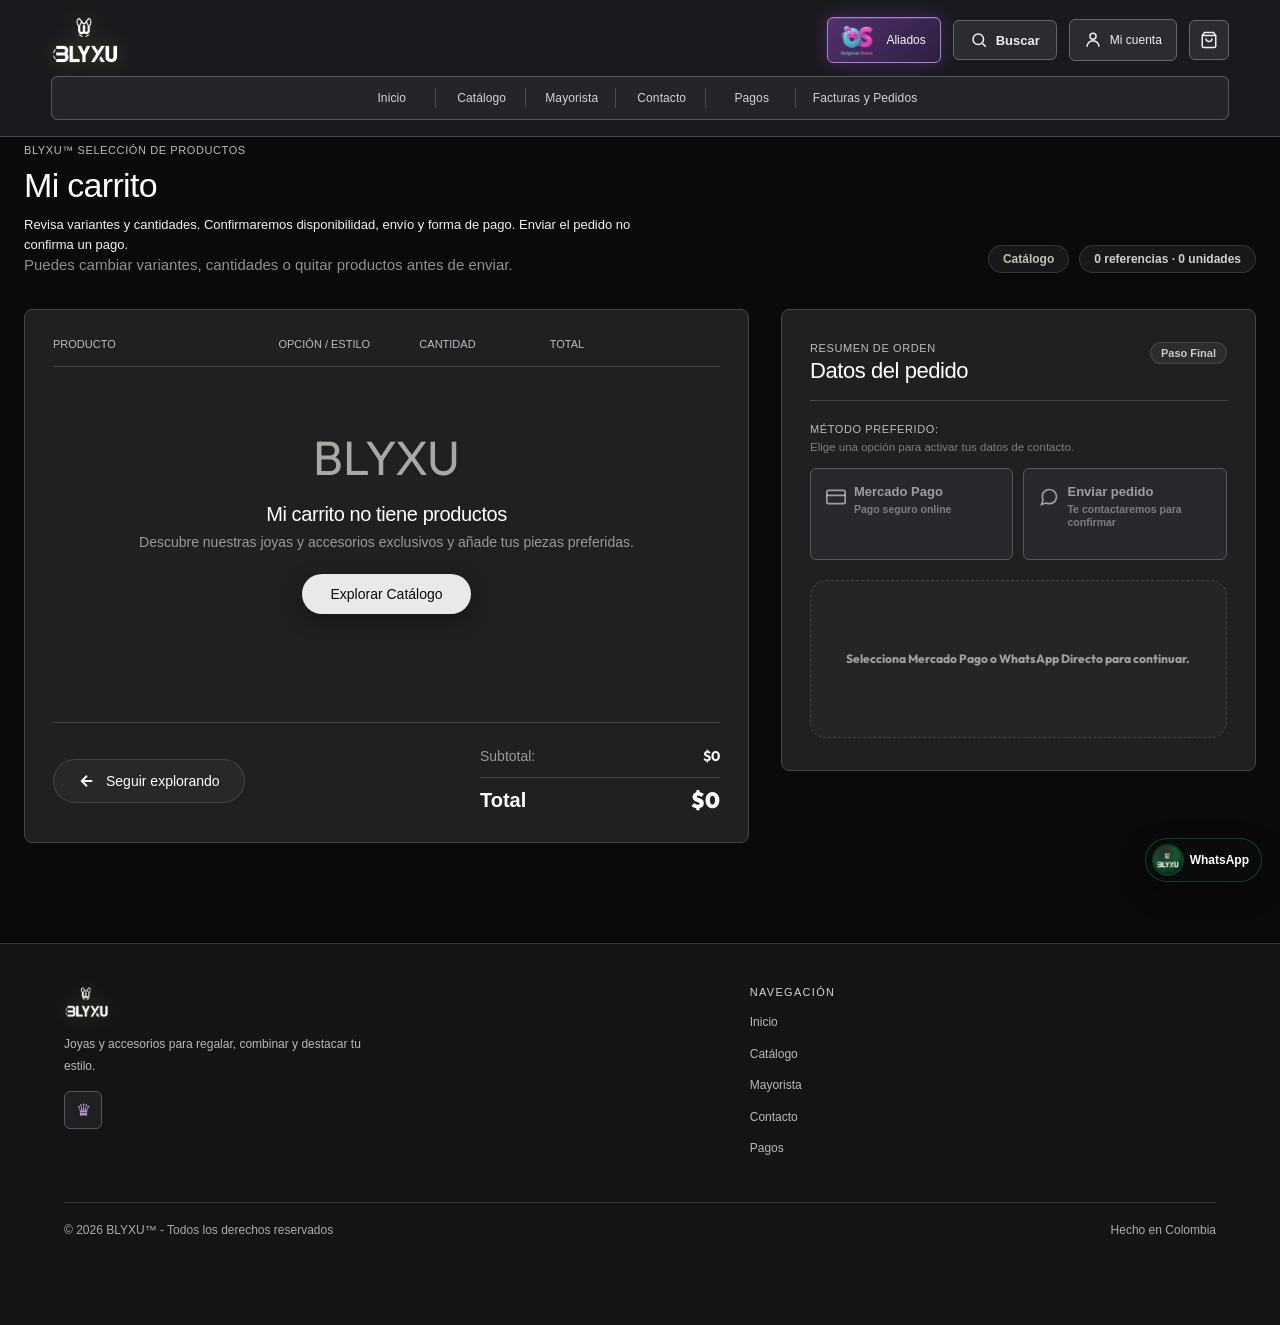
<file: carrito.html>
<!DOCTYPE html>
<html lang="es">

<head>
    <script src="backend-config.js?v=supabase-live-20261013"></script>
    <meta charset="UTF-8">
    <meta name="viewport" content="width=device-width, initial-scale=1.0, viewport-fit=cover">
    <title>Mi selección - BLYXU</title>
    <meta name="description" content="Revisa tu pedido mayorista o solicita una cotización minorista en BLYXU.">
    <link rel="icon" type="image/png" href="/blyxu-search-logo.png">
    <link rel="apple-touch-icon" href="/blyxu-search-logo.png">
    <meta property="og:title" content="Mi selección - BLYXU">
    <meta property="og:description" content="Revisa tu pedido mayorista o solicita una cotización minorista en BLYXU.">
    <meta property="og:image" content="https://blyxu.online/blyxu-search-logo.png">
    <meta property="og:url" content="https://blyxu.online/carrito.html">
    <meta name="twitter:card" content="summary_large_image">
    <style>
        html,
        body {
            margin: 0;
            min-height: 100%;
            background: #05030a;
            color: #fff;
        }

        body[data-page="carrito"] {
            background: #05030a !important;
        }
    </style>
    <link rel="preconnect" href="https://script.google.com">
    <link rel="preconnect" href="https://drive.google.com">
    <link rel="preconnect" href="https://lh3.googleusercontent.com">
    <link rel="stylesheet" href="blyxu-style.css?v=blyxu-customer-access-v6-20261006">
    <link rel="stylesheet" href="storefront-refinement.css?v=nav-fixed-position-20261007">
</head>

<body data-page="carrito">
    <div class="bg-animation"></div>
    <canvas id="particles-canvas"></canvas>

    <nav class="navbar scrolled" id="navbar">
        <a href="index.html" class="nav-logo">
            <img src="Logo2-nav.png" alt="BLYXU" onerror="this.style.display='none'">
        </a>

        <ul class="nav-links" id="nav-links">
            <li><a href="index.html">Inicio</a></li>
            <li><a href="index.html#coleccion">Cat&aacute;logo</a></li>
            <li><a href="mayorista.html">Mayorista</a></li>
            <li><a href="contacto.html">Contacto</a></li>
            <li><a href="pagos.html">Pagos</a></li>
            <li><a href="facturas-pedidos.html">Facturas y Pedidos</a></li>
        </ul>

        <div class="nav-actions">
            
            <a class="nav-ally-btn" href="https://aloriginalstore.online/" target="_blank" rel="noopener noreferrer" aria-label="Aliados: visitar Original Store (abre en una nueva pestaña)" title="Visitar Original Store"><img src="original-store-ally.png?v=2" alt="Original Store" width="42" height="36"><span>Aliados</span></a>
            <button class="nav-icon-btn nav-search-btn" type="button" onclick="openCatalogSearch()" aria-label="Buscar productos" title="Buscar">
                <svg width="18" height="18" viewBox="0 0 24 24" fill="none" stroke="currentColor" stroke-width="2">
                    <circle cx="11" cy="11" r="7"></circle>
                    <path d="M16.5 16.5 21 21"></path>
                </svg>
                <span>Buscar</span>
            </button>
            
            <div class="nav-icon active" id="cart-btn" onclick="openCart()" role="button" tabindex="0" aria-label="Ver Carrito de Compras" style="position:relative">
                <svg width="18" height="18" viewBox="0 0 24 24" fill="none" stroke="currentColor" stroke-width="2">
                    <path d="M6 2L3 6v14a2 2 0 002 2h14a2 2 0 002-2V6l-3-4zM3 6h18M16 10a4 4 0 01-8 0" />
                </svg>
                <span class="cart-badge" id="cart-count" style="display:none">0</span>
            </div>
            <div class="nav-toggle" id="nav-toggle">
                <span></span><span></span><span></span>
            </div>
        </div>
    </nav>

    <main>
        <section class="cart-standalone-section cart-page-section" id="carrito-seccion" aria-label="Revisión de pedido o cotización">
            <div class="cart-section-container">
                <div class="cart-section-head">
                    <div class="cart-section-title-wrap">
                        <span class="cart-section-kicker">BLYXU&trade; Selección de productos</span>
                        <h1 class="cart-section-title">Mi selección</h1><p id="cart-flow-explanation" role="status" style="font-size:13px;line-height:1.6;max-width:620px;">Revisa productos, variantes y cantidades antes de enviar.</p>
                        <p class="cart-section-subtitle">Puedes cambiar variantes, cantidades o quitar productos antes de enviar.</p>
                    </div>
                    <div class="cart-section-meta">
                        <span class="cart-badge-pill" id="cart-mode-badge">Cat&aacute;logo Minorista</span>
                        <span class="cart-count-pill" id="cart-count-label">0 productos</span>
                    </div>
                </div>

                <div class="cart-section-grid">
                    <div class="cart-table-card">
                        <div class="cart-table-header">
                            <span class="col-prod">Producto</span>
                            <span class="col-opt">Opci&oacute;n / Estilo</span>
                            <span class="col-qty">Cantidad</span>
                            <span class="col-tot">Total</span>
                            <span class="col-act"></span>
                        </div>

                        <div class="cart-table-body" id="cart-section-items">
                            <div class="cart-empty-state">
                                <div class="cart-empty-icon">BLYXU</div>
                                <h3>Tu carrito est&aacute; vac&iacute;o</h3>
                                <p>Descubre nuestras joyas exclusivas y a&ntilde;ade tus piezas favoritas.</p>
                                <a href="index.html#coleccion" class="cart-btn-browse">Explorar Cat&aacute;logo</a>
                            </div>
                        </div>

                        <div class="cart-summary-downloads">
                            <p id="cart-summary-pdf-status" role="status" aria-live="polite"></p>
                        </div>
                        <div class="cart-table-bottom-bar">
                            <a href="index.html#coleccion" class="cart-btn-continue" id="cart-btn-continue">
                                <svg width="18" height="18" viewBox="0 0 24 24" fill="none" stroke="currentColor" stroke-width="2.5">
                                    <line x1="19" y1="12" x2="5" y2="12"></line>
                                    <polyline points="12 19 5 12 12 5"></polyline>
                                </svg>
                                <span>Seguir explorando</span>
                            </a>

                            <div class="cart-summary-box">
                                <div class="cart-summary-line">
                                    <span>Subtotal:</span>
                                    <strong id="cart-summary-subtotal">$0</strong>
                                </div>
                                <div class="cart-summary-line cart-summary-total">
                                    <span>Total:</span>
                                    <strong id="cart-summary-total">$0</strong>
                                </div>
                            </div>
                        </div>
                    </div>

                    <div class="cart-payment-card" id="cart-payment-card">
                        <div class="cart-payment-header">
                            <div>
                                <span class="cart-payment-kicker">Resumen de Orden</span>
                                <h3 class="cart-payment-title">Datos del pedido</h3>
                            </div>
                            <span class="cart-payment-badge">Paso Final</span>
                        </div>

                        <div class="cart-payment-methods-select">
                            <label class="cart-payment-method-label">M&eacute;todo preferido:</label>
                            <p class="cart-payment-method-helper">Elige una opci&oacute;n para activar tus datos de contacto.</p>
                            <div class="cart-payment-tabs">
                                <button type="button" class="cart-payment-tab cart-payment-choice" id="tab-payment-mp" onclick="setCartPaymentMethod('mp')" aria-pressed="false">
                                    <svg width="16" height="16" viewBox="0 0 24 24" fill="none" stroke="currentColor" stroke-width="2">
                                        <rect x="1" y="4" width="22" height="16" rx="2" ry="2"></rect>
                                        <line x1="1" y1="10" x2="23" y2="10"></line>
                                    </svg>
                                    <span><strong>Mercado Pago</strong><small>Pago seguro online</small></span>
                                </button>
                                <button type="button" class="cart-payment-tab cart-payment-choice" id="tab-payment-ws" onclick="setCartPaymentMethod('ws')" aria-pressed="false">
                                    <svg width="16" height="16" viewBox="0 0 24 24" fill="none" stroke="currentColor" stroke-width="2">
                                        <path d="M21 11.5a8.38 8.38 0 0 1-.9 3.8 8.5 8.5 0 0 1-7.6 4.7 8.38 8.38 0 0 1-3.8-.9L3 21l1.9-5.7a8.38 8.38 0 0 1-.9-3.8 8.5 8.5 0 0 1 4.7-7.6 8.38 8.38 0 0 1 3.8-.9h.5a8.48 8.48 0 0 1 8 8v.5z"></path>
                                    </svg>
                                    <span><strong>Registrar pedido</strong><small>Te contactaremos para confirmar</small></span>
                                </button>
                            </div>
                        </div>

                        <div class="cart-payment-form is-awaiting-method" id="cart-section-payment-form">
                            <div id="cart-section-form-error" class="cart-form-error" style="display:none;" aria-live="polite"></div>
                            <div class="cart-input-field" data-field="name">
                                <label for="cart-sec-nombre">Nombre completo <span class="req-star">*</span></label>
                                <input type="text" id="cart-sec-nombre" class="cart-input-ctrl" placeholder="Tu nombre y apellido" autocomplete="name" required>
                            </div>
                            <div class="cart-input-field" data-field="phone">
                                <label for="cart-sec-telefono">Celular / WhatsApp <span class="req-star">*</span></label>
                                <input type="tel" id="cart-sec-telefono" class="cart-input-ctrl" placeholder="Ej: 311 234 5678" autocomplete="tel" required>
                            </div>
                            <div class="cart-input-field" id="cart-sec-field-email">
                                <label for="cart-sec-email">Correo electr&oacute;nico <span class="cart-optional">Opcional</span></label>
                                <input type="email" id="cart-sec-email" class="cart-input-ctrl" placeholder="ejemplo@correo.com" autocomplete="email">
                            </div>
                            <div class="cart-input-row">
                                <div class="cart-input-field">
                                    <label for="cart-sec-direccion">Direcci&oacute;n de entrega <span class="cart-optional">Opcional</span></label>
                                    <input type="text" id="cart-sec-direccion" class="cart-input-ctrl" placeholder="Calle, Carrera, Apto..." autocomplete="street-address">
                                </div>
                                <div class="cart-input-field">
                                    <label for="cart-sec-ciudad">Ciudad <span class="cart-optional">Opcional</span></label>
                                    <input type="text" id="cart-sec-ciudad" class="cart-input-ctrl" placeholder="Ciudad de entrega" autocomplete="address-level2">
                                </div>
                            </div>
                            <div class="cart-input-field">
                                <label for="cart-sec-nota">Nota adicional <span class="cart-optional">Opcional</span></label>
                                <textarea id="cart-sec-nota" class="cart-input-ctrl cart-textarea-ctrl" placeholder="Indicaciones especiales de entrega o consulta..."></textarea>
                            </div>
                            <div class="cart-mp-accepted-badges" id="cart-sec-mp-badges">
                                <span class="cart-sec-chip">Tarjetas</span>
                                <span class="cart-sec-chip">PSE</span>
                                <span class="cart-sec-chip">Nequi</span>
                                <span class="cart-sec-chip">Efecty</span>
                            </div>
                            <button type="button" class="btn-cart-checkout-main" id="btn-cart-sec-checkout">
                                <span id="btn-cart-sec-checkout-text">Continuar al pago</span>
                            </button>
                            <div class="cart-sec-trust">
                                <svg width="15" height="15" viewBox="0 0 24 24" fill="none" stroke="currentColor" stroke-width="2">
                                    <rect x="3" y="11" width="18" height="11" rx="2" ry="2"></rect>
                                    <path d="M7 11V7a5 5 0 0 1 10 0v4"></path>
                                </svg>
                                <span>Compra 100% Segura &bull; Encriptaci&oacute;n SSL &bull; Garant&iacute;a BLYXU&trade;</span>
                            </div>
                        </div>
                    </div>
                </div>
            </div>
        </section>
    </main>

    <footer class="footer" id="contacto">
        <div class="footer-brand">
            <a href="index.html" class="nav-logo">
                <img src="Logo2-nav.png" alt="BLYXU" style="height:32px" onerror="this.style.display='none'">
            </a>
            <p>Joyas y accesorios para regalar, combinar y destacar tu estilo.</p>
            <a class="footer-admin-link" href="administrativo.html" aria-label="Acceso administrativo">
                <span class="footer-admin-crown" aria-hidden="true">&#9819;</span>
            </a>
        </div>
        <div>
            <h4>Navegaci&oacute;n</h4>
            <ul>
                <li><a href="index.html">Inicio</a></li>
                <li><a href="index.html#coleccion">Cat&aacute;logo</a></li>
                <li><a href="mayorista.html">Mayorista</a></li>
                <li><a href="contacto.html">Contacto</a></li>
                <li><a href="pagos.html">Pagos</a></li>
            </ul>
        </div>
        <div class="footer-bottom">
            <span>&copy; 2026 BLYXU&trade; - Todos los derechos reservados</span>
            <span>Hecho en Colombia</span>
        </div>
    </footer>

    <script src="order-summary.js?v=customer-flow-20261015" defer></script>
    <script src="product-detail-identity.js?v=stable-detail-20261017" defer></script>
<script src="blyxu-app.js?v=stable-detail-20261017" defer></script>
<script src="order-receipt-access.js?v=browser-qr-20261006" defer></script>
</body>

</html>
</file>
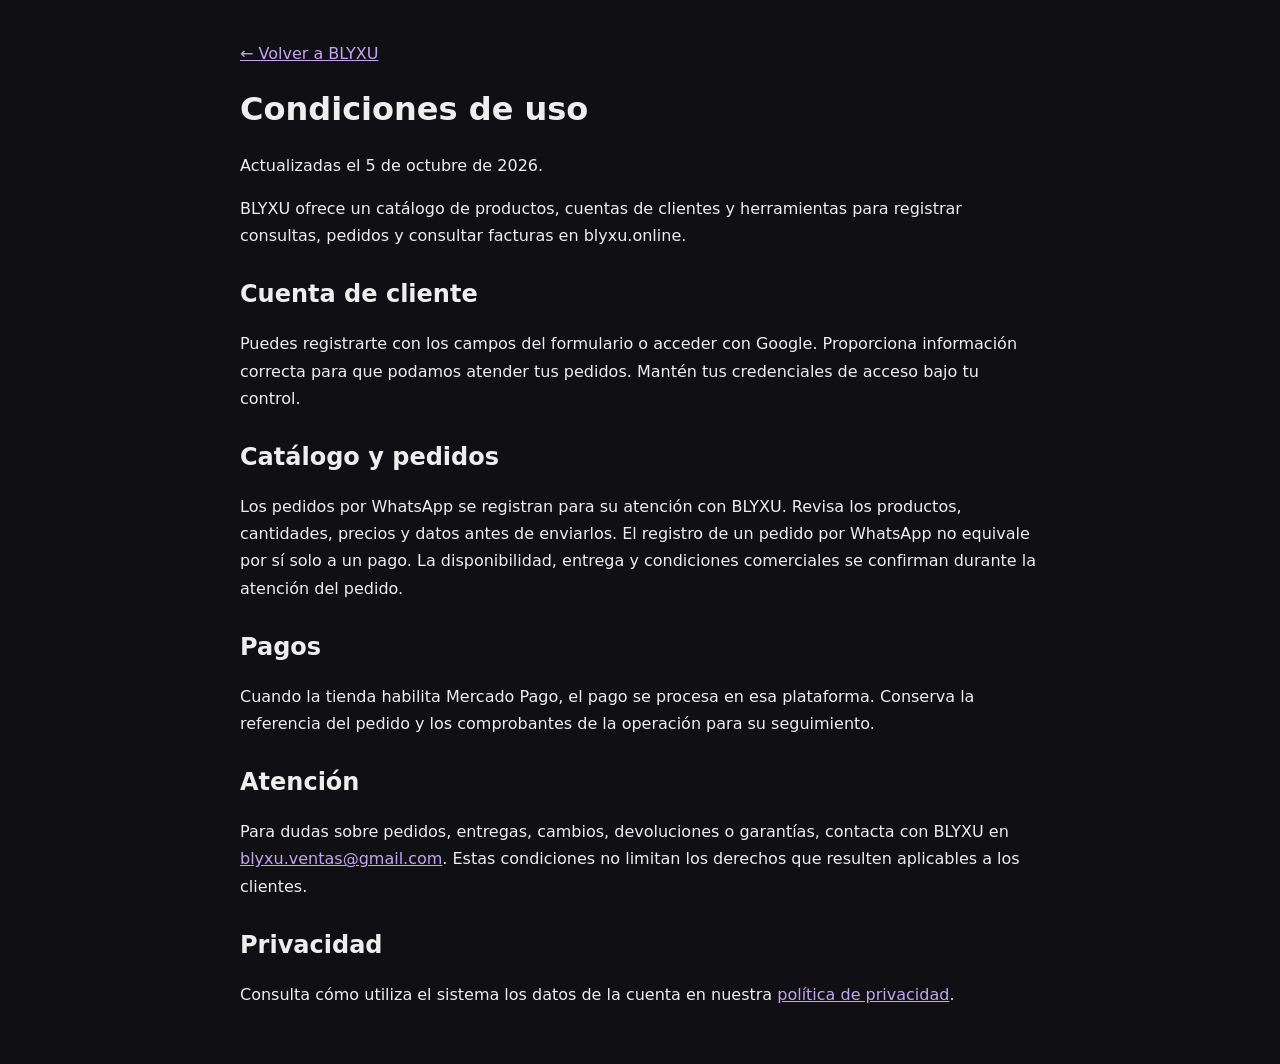
<file: condiciones.html>
<!doctype html>
<html lang="es"><head><meta charset="utf-8"><meta name="viewport" content="width=device-width,initial-scale=1"><title>Condiciones de uso | BLYXU</title><style>body{margin:0;background:#101014;color:#eee;font:16px/1.7 system-ui}main{max-width:800px;margin:auto;padding:40px 24px}a{color:#c4a5ef}h1,h2{line-height:1.3}h2{margin-top:30px}</style></head><body><main>
<a href="index.html">← Volver a BLYXU</a><h1>Condiciones de uso</h1><p>Actualizadas el 5 de octubre de 2026.</p>
<p>BLYXU ofrece un catálogo de productos, cuentas de clientes y herramientas para registrar consultas, pedidos y consultar facturas en blyxu.online.</p>
<h2>Cuenta de cliente</h2><p>Puedes registrarte con los campos del formulario o acceder con Google. Proporciona información correcta para que podamos atender tus pedidos. Mantén tus credenciales de acceso bajo tu control.</p>
<h2>Catálogo y pedidos</h2><p>Los pedidos por WhatsApp se registran para su atención con BLYXU. Revisa los productos, cantidades, precios y datos antes de enviarlos. El registro de un pedido por WhatsApp no equivale por sí solo a un pago. La disponibilidad, entrega y condiciones comerciales se confirman durante la atención del pedido.</p>
<h2>Pagos</h2><p>Cuando la tienda habilita Mercado Pago, el pago se procesa en esa plataforma. Conserva la referencia del pedido y los comprobantes de la operación para su seguimiento.</p>
<h2>Atención</h2><p>Para dudas sobre pedidos, entregas, cambios, devoluciones o garantías, contacta con BLYXU en <a href="mailto:blyxu.ventas@gmail.com">blyxu.ventas@gmail.com</a>. Estas condiciones no limitan los derechos que resulten aplicables a los clientes.</p>
<h2>Privacidad</h2><p>Consulta cómo utiliza el sistema los datos de la cuenta en nuestra <a href="privacidad.html">política de privacidad</a>.</p>
</main></body></html>
</file>
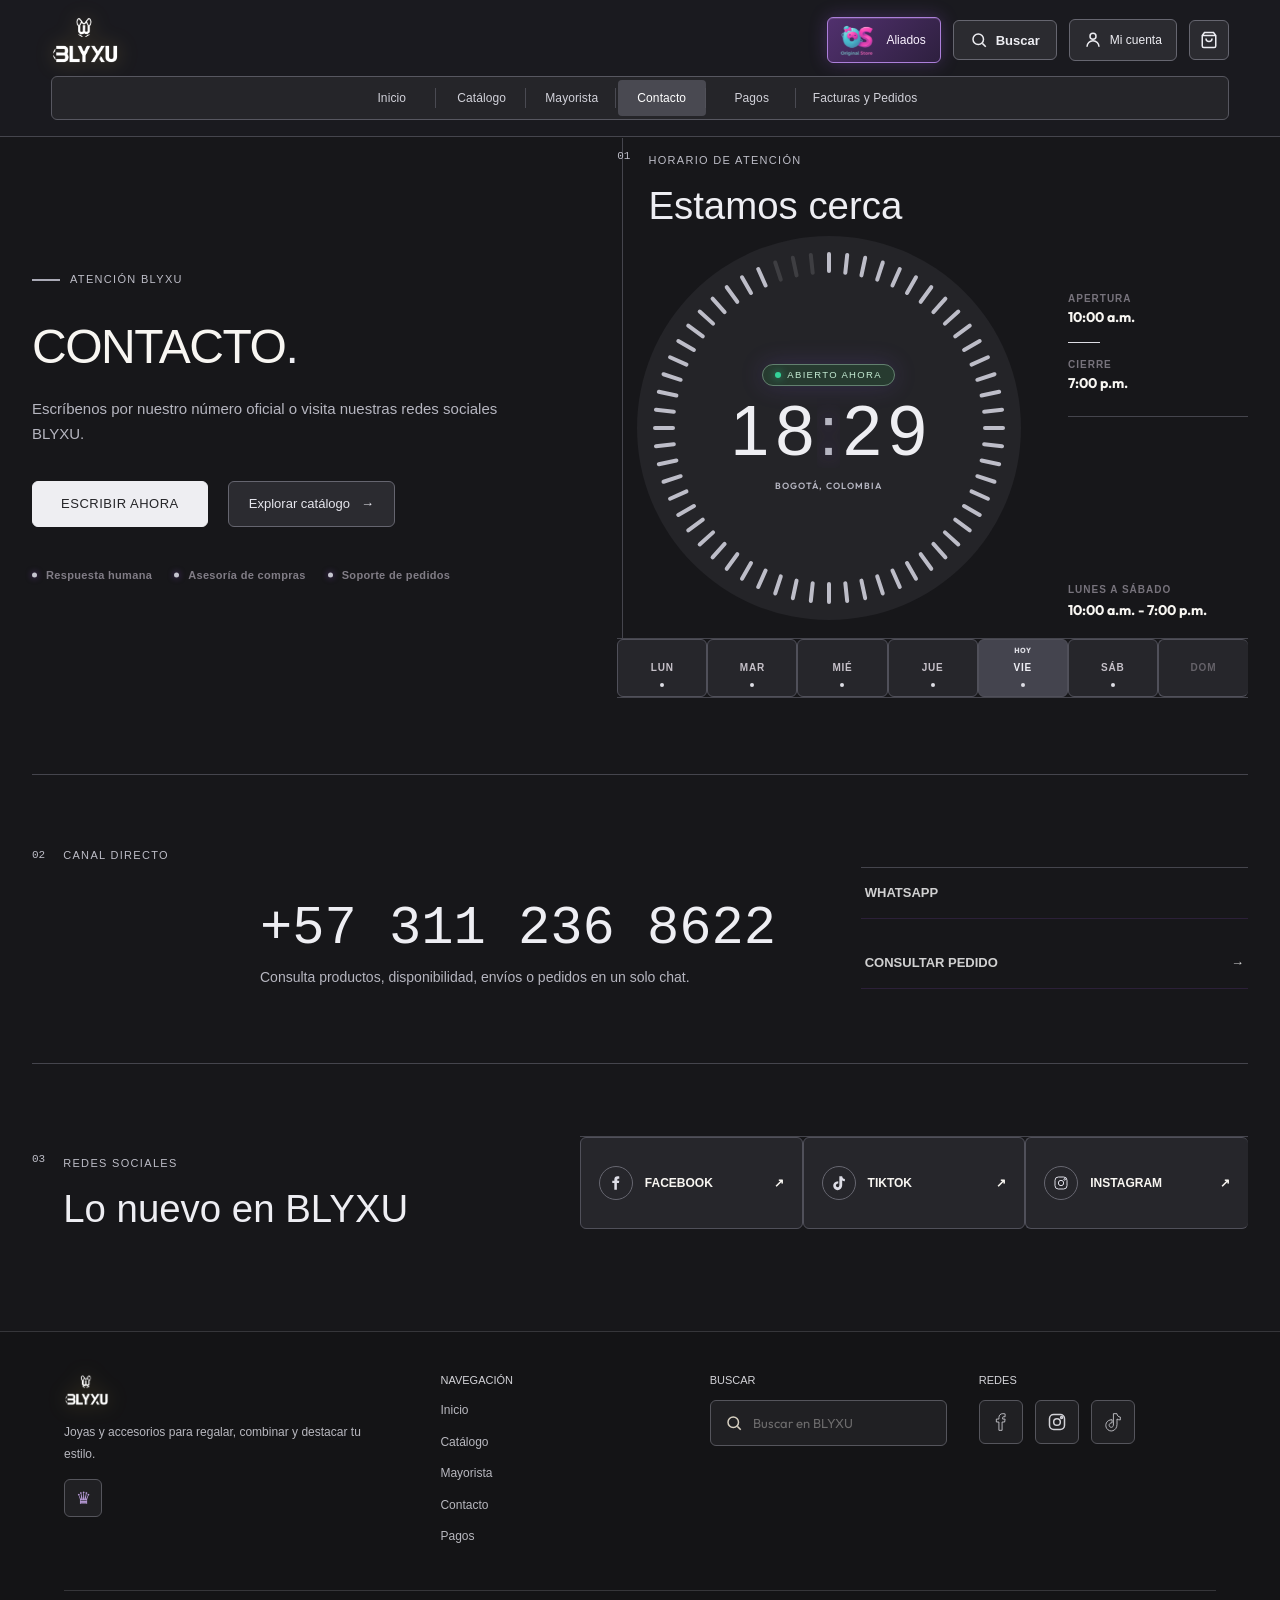
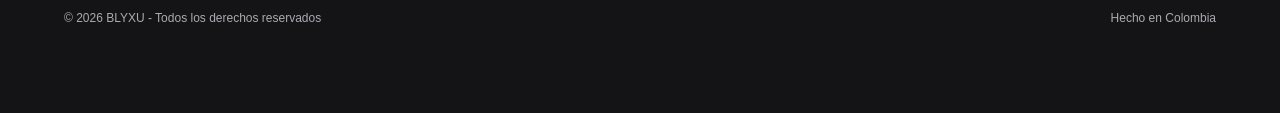
<file: contacto.html>
<!DOCTYPE html>
<html lang="es">

<head>
    <script src="backend-config.js?v=supabase-live-20261013"></script>
    <meta charset="UTF-8">
    <meta name="viewport" content="width=device-width, initial-scale=1.0, viewport-fit=cover">
    <title>Contacto - BLYXU</title>
    <meta name="description" content="Horario, n&uacute;mero de contacto y redes sociales oficiales de BLYXU.">
    <link rel="icon" type="image/png" href="/blyxu-search-logo.png">
    <link rel="apple-touch-icon" href="/blyxu-search-logo.png">
    <meta property="og:title" content="Contacto - BLYXU">
    <meta property="og:description" content="Horario, n&uacute;mero de contacto y redes sociales oficiales de BLYXU.">
    <meta property="og:image" content="https://blyxu.online/blyxu-search-logo.png">
    <meta property="og:url" content="https://blyxu.online/contacto.html">
    <meta name="twitter:card" content="summary_large_image">
    <link rel="preconnect" href="https://script.google.com">
    <link rel="preload" href="blyxu-style.css?v=blyxu-customer-access-v6-20261006" as="style" onload="this.onload=null;this.rel='stylesheet'">
    <noscript><link rel="stylesheet" href="blyxu-style.css?v=blyxu-customer-access-v6-20261006"></noscript>
    <link rel="stylesheet" href="contacto.css?v=blyxu-contact-radial-20260928-1">
    <style>
        html body.contact-v2[data-page="contact"],
        html body.contact-v2[data-page="contact"] button,
        html body.contact-v2[data-page="contact"] input,
        html body.contact-v2[data-page="contact"] textarea,
        html body.contact-v2[data-page="contact"] select {
            font-family: "Outfit", "Avenir Next", "Century Gothic", "Segoe UI", Arial, sans-serif !important;
            letter-spacing: 0 !important;
        }

        html body.contact-v2[data-page="contact"] * {
            letter-spacing: 0 !important;
        }

        html body.contact-v2[data-page="contact"] h1,
        html body.contact-v2[data-page="contact"] h2,
        html body.contact-v2[data-page="contact"] h3 {
            font-weight: 700 !important;
        }

        html body.contact-v2[data-page="contact"] .contact-stage-copy h1 {
            font-weight: 700 !important;
        }
    </style>
    <link rel="stylesheet" href="storefront-refinement.css?v=nav-fixed-position-20261007">
</head>

<body class="contact-v2" data-page="contact">
    <div class="bg-animation"></div>
    <canvas id="particles-canvas"></canvas>

    <nav class="navbar scrolled" id="navbar">
        <a href="index.html" class="nav-logo">
            <img src="Logo2-nav.png" alt="BLYXU" onerror="this.style.display='none'">
        </a>

        <ul class="nav-links" id="nav-links">
            <li><a href="index.html">Inicio</a></li>
            <li><a href="index.html#coleccion">Cat&aacute;logo</a></li>
            <li><a href="mayorista.html">Mayorista</a></li>
            <li><a href="contacto.html" class="active">Contacto</a></li>
            <li><a href="pagos.html">Pagos</a></li>
            <li><a href="facturas-pedidos.html">Facturas y Pedidos</a></li>
        </ul>

        <div class="nav-actions">
            
            <a class="nav-ally-btn" href="https://aloriginalstore.online/" target="_blank" rel="noopener noreferrer" aria-label="Aliados: visitar Original Store (abre en una nueva pestaña)" title="Visitar Original Store"><img src="original-store-ally.png?v=2" alt="Original Store" width="42" height="36"><span>Aliados</span></a>
            <button class="nav-icon-btn nav-search-btn" type="button" onclick="openCatalogSearch()" aria-label="Buscar productos" title="Buscar">
                <svg width="18" height="18" viewBox="0 0 24 24" fill="none" stroke="currentColor" stroke-width="2">
                    <circle cx="11" cy="11" r="7"></circle>
                    <path d="M16.5 16.5 21 21"></path>
                </svg>
                <span>Buscar</span>
            </button>
            
            <div class="nav-icon" id="cart-btn" onclick="openCart()" role="button" tabindex="0" aria-label="Ver Carrito de Compras" style="position:relative">
                <svg width="18" height="18" viewBox="0 0 24 24" fill="none" stroke="currentColor" stroke-width="2">
                    <path d="M6 2L3 6v14a2 2 0 002 2h14a2 2 0 002-2V6l-3-4zM3 6h18M16 10a4 4 0 01-8 0" />
                </svg>
                <span class="cart-badge" id="cart-count" style="display:none">0</span>
            </div>
            <div class="nav-toggle" id="nav-toggle">
                <span></span><span></span><span></span>
            </div>
        </div>
    </nav>

    <main class="contact-page contact-experience" id="contact-page">
        <section class="contact-stage">
            <div class="contact-stage-copy reveal">
                <span class="contact-kicker"><i aria-hidden="true"></i> Atenci&oacute;n BLYXU</span>
                <h1>Contacto<span>.</span></h1>
                <p id="contact-note">Elige el canal que prefieras y te acompa&ntilde;amos con productos, pagos, pedidos o compras al por mayor.</p>

                <div class="contact-hero-actions" aria-label="Acciones principales de contacto">
                    <a class="contact-hero-btn" id="contact-hero-whatsapp" href="#" target="_blank" rel="noopener">
                        <svg aria-hidden="true" viewBox="0 0 24 24"><path d="M22 16.92v3a2 2 0 0 1-2.18 2 19.8 19.8 0 0 1-8.63-3.07 19.5 19.5 0 0 1-6-6A19.8 19.8 0 0 1 2.12 4.18 2 2 0 0 1 4.11 2h3a2 2 0 0 1 2 1.72c.13.96.35 1.89.66 2.78a2 2 0 0 1-.45 2.11L8.09 9.84a16 16 0 0 0 6.07 6.07l1.23-1.23a2 2 0 0 1 2.11-.45c.89.31 1.82.53 2.78.66A2 2 0 0 1 22 16.92z"/></svg>
                        <span>Escribir ahora</span>
                    </a>
                    <a class="contact-secondary-btn" href="index.html#coleccion">Explorar cat&aacute;logo <span aria-hidden="true">&rarr;</span></a>
                </div>

                <div class="contact-service-note">
                    <span>Respuesta humana</span>
                    <span>Asesor&iacute;a de compras</span>
                    <span>Soporte de pedidos</span>
                </div>
            </div>

            <section class="contact-clock-zone reveal" id="contact-horario" aria-labelledby="contact-schedule-title">
                <header class="contact-clock-heading">
                    <span class="contact-section-index">01</span>
                    <div>
                        <span class="contact-kicker">Horario de atenci&oacute;n</span>
                        <h2 id="contact-schedule-title">Estamos cerca</h2>
                    </div>
                </header>

                <div class="contact-hours-timeline" id="contact-hours-timeline" aria-live="polite">
                    <div class="contact-clock-ticks" id="contact-clock-ticks" aria-hidden="true"></div>
                    <div class="contact-clock-core">
                        <span class="contact-status-pill" id="contact-open-status">Verificando horario</span>
                        <strong class="contact-digital-clock" id="contact-live-clock" aria-label="Hora actual en Bogot&aacute;">
                            <span class="contact-clock-char">-</span><span class="contact-clock-char">-</span><span class="contact-clock-separator">:</span><span class="contact-clock-char">-</span><span class="contact-clock-char">-</span>
                        </strong>
                        <small id="contact-clock-city">Bogot&aacute;, Colombia</small>
                    </div>
                </div>

                <div class="contact-schedule-summary">
                    <div><span>Apertura</span><strong id="contact-open-time">10:00 a.m.</strong></div>
                    <i aria-hidden="true"></i>
                    <div><span>Cierre</span><strong id="contact-close-time">7:00 p.m.</strong></div>
                </div>

                <div class="contact-week-copy">
                    <span id="contact-days">Lunes a S&aacute;bado</span>
                    <strong id="contact-hours">10:00 a.m. - 7:00 p.m.</strong>
                </div>
                <div class="contact-week" id="contact-week" aria-label="D&iacute;as de atenci&oacute;n"></div>
            </section>
        </section>

        <section class="contact-connect reveal" id="contact-telefono">
            <div class="contact-connect-heading">
                <span class="contact-section-index">02</span>
                <span class="contact-kicker">Canal directo</span>
            </div>
            <div class="contact-connect-main">
                <div>
                    <h2 id="contact-phone-number">+57 311 2368622</h2>
                    <p>Consulta productos, disponibilidad, env&iacute;os o pedidos en un solo chat.</p>
                </div>
                <div class="contact-action-row">
                    <a class="contact-action" id="contact-whatsapp" href="#" target="_blank" rel="noopener">Abrir WhatsApp <span aria-hidden="true">&nearr;</span></a>
                    <a class="contact-action contact-action-soft" href="facturas-pedidos.html">Consultar pedido <span aria-hidden="true">&rarr;</span></a>
                </div>
            </div>
        </section>

        <section class="contact-social-band reveal" id="contact-redes">
            <div class="contact-social-heading">
                <span class="contact-section-index">03</span>
                <div>
                    <span class="contact-kicker">Redes sociales</span>
                    <h2>Lo nuevo en BLYXU</h2>
                </div>
            </div>
            <div class="contact-social-links">
                <a class="contact-social-link" id="contact-facebook" href="#" target="_blank" rel="noopener" aria-label="Facebook">
                    <span class="contact-social-icon" aria-hidden="true"><svg viewBox="0 0 24 24"><path d="M14 8.5V6.7c0-.8.5-1 1-1h1.9V2.2C16.6 2.1 15.5 2 14.2 2c-2.8 0-4.7 1.7-4.7 4.8v1.7H6.4V12h3.1v10h3.8V12h3.1l.5-3.5H14z"/></svg></span>
                    <span>Facebook</span><b aria-hidden="true">&nearr;</b>
                </a>
                <a class="contact-social-link" id="contact-tiktok" href="#" target="_blank" rel="noopener" aria-label="TikTok">
                    <span class="contact-social-icon" aria-hidden="true"><svg viewBox="0 0 24 24"><path d="M16.7 2c.3 2.4 1.7 3.9 4.1 4.1v3.4c-1.4.1-2.7-.3-4-1.1v6.4c0 8.1-8.8 10.6-12.4 4.8-2.3-3.7-.9-10.1 6.5-10.4v3.6c-.5.1-1 .2-1.5.4-1.4.5-2.2 1.5-2 3 .3 2.8 5.5 3.6 5.1-1.8V2h4.2z"/></svg></span>
                    <span>TikTok</span><b aria-hidden="true">&nearr;</b>
                </a>
                <a class="contact-social-link" id="contact-instagram" href="#" target="_blank" rel="noopener" aria-label="Instagram">
                    <span class="contact-social-icon" aria-hidden="true"><svg viewBox="0 0 24 24"><rect x="3" y="3" width="18" height="18" rx="5" ry="5"/><circle cx="12" cy="12" r="4"/><circle cx="17.5" cy="6.5" r="1.2"/></svg></span>
                    <span>Instagram</span><b aria-hidden="true">&nearr;</b>
                </a>
            </div>
        </section>
    </main>

    <footer class="footer" id="contacto">
        <div class="footer-brand">
            <a href="index.html" class="nav-logo">
                <img src="Logo2-nav.png" alt="BLYXU" style="height:32px" onerror="this.style.display='none'">
            </a>
            <p>Joyas y accesorios para regalar, combinar y destacar tu estilo.</p>
            <a class="footer-admin-link" href="administrativo.html" aria-label="Acceso administrativo">
                <span class="footer-admin-crown" aria-hidden="true">&#9819;</span>
            </a>
        </div>
        <div>
            <h4>Navegaci&oacute;n</h4>
            <ul>
                <li><a href="index.html">Inicio</a></li>
                <li><a href="index.html#coleccion">Cat&aacute;logo</a></li>
                <li><a href="mayorista.html">Mayorista</a></li>
                <li><a href="contacto.html">Contacto</a></li>
                <li><a href="pagos.html">Pagos</a></li>
            </ul>
        </div>
        <div class="footer-search-panel">
            <h4>Buscar</h4>
            <label class="footer-search" for="footer-page-search">
                <svg aria-hidden="true" viewBox="0 0 24 24">
                    <circle cx="11" cy="11" r="7"></circle>
                    <path d="M16.5 16.5 21 21"></path>
                </svg>
                <input type="search" id="footer-page-search" placeholder="Buscar en BLYXU" autocomplete="off">
            </label>
            <div class="footer-search-results" id="footer-page-search-results" aria-live="polite">
                <a href="index.html" data-footer-search-item data-keywords="inicio home principal banner">Inicio</a>
                <a href="index.html#coleccion" data-footer-search-item data-keywords="catalogo coleccion productos joyeria collares pulseras aretes anillos">Cat&aacute;logo</a>
                <a href="mayorista.html" data-footer-search-item data-keywords="mayorista precios por mayor clave acceso">Mayorista</a>
                <a href="pagos.html" data-footer-search-item data-keywords="pagos qr transferencia pagar">Pagos</a>
                <a href="facturas-pedidos.html" data-footer-search-item data-keywords="facturas pedidos ordenes comprobantes">Facturas y pedidos</a>
                <a href="#contact-horario" data-footer-search-item data-keywords="horario apertura cierre lunes sabado">Horario</a>
                <a href="#contact-telefono" data-footer-search-item data-keywords="telefono numero contacto whatsapp escribir">N&uacute;mero de contacto</a>
                <a href="#contact-redes" data-footer-search-item data-keywords="redes sociales facebook instagram tiktok">Redes sociales</a>
                <a id="footer-whatsapp" href="#" target="_blank" rel="noopener" data-footer-search-item data-keywords="whatsapp chat numero telefono escribir">WhatsApp</a>
                <span class="footer-search-empty">Sin resultados</span>
            </div>
        </div>
        <div class="footer-social-panel">
            <h4>Redes</h4>
            <div class="footer-social-icons" aria-label="Redes sociales">
                <a id="footer-facebook" class="footer-social-icon-link" href="#" target="_blank" rel="noopener" aria-label="Facebook" data-preserve-content>
                    <svg aria-hidden="true" viewBox="0 0 24 24"><path d="M14 8.5V6.7c0-.8.5-1 1-1h1.9V2.2C16.6 2.1 15.5 2 14.2 2c-2.8 0-4.7 1.7-4.7 4.8v1.7H6.4V12h3.1v10h3.8V12h3.1l.5-3.5H14z"/></svg>
                </a>
                <a id="footer-instagram" class="footer-social-icon-link" href="#" target="_blank" rel="noopener" aria-label="Instagram" data-preserve-content>
                    <svg aria-hidden="true" viewBox="0 0 24 24"><rect x="3" y="3" width="18" height="18" rx="5" ry="5"></rect><circle cx="12" cy="12" r="4"></circle><circle cx="17.5" cy="6.5" r="1.2"></circle></svg>
                </a>
                <a id="footer-tiktok" class="footer-social-icon-link" href="#" target="_blank" rel="noopener" aria-label="TikTok" data-preserve-content>
                    <svg aria-hidden="true" viewBox="0 0 24 24"><path d="M16.7 2c.3 2.4 1.7 3.9 4.1 4.1v3.4c-1.4.1-2.7-.3-4-1.1v6.4c0 8.1-8.8 10.6-12.4 4.8-2.3-3.7-.9-10.1 6.5-10.4v3.6c-.5.1-1 .2-1.5.4-1.4.5-2.2 1.5-2 3 .3 2.8 5.5 3.6 5.1-1.8V2h4.2z"/></svg>
                </a>
            </div>
        </div>
        <div class="footer-bottom">
            <span>&copy; 2026 BLYXU - Todos los derechos reservados</span>
            <span>Hecho en Colombia</span>
        </div>
    </footer>

    <script src="product-detail-identity.js?v=stable-detail-20261017" defer></script>
<script src="blyxu-app.js?v=stable-detail-20261017" defer></script>
    <script>
        // Scroll reveal — triggered by IntersectionObserver
        (function() {
            var revealEls = document.querySelectorAll('.reveal');
            if (!revealEls.length) return;
            var io = new IntersectionObserver(function(entries) {
                entries.forEach(function(entry) {
                    if (entry.isIntersecting) {
                        entry.target.classList.add('is-visible');
                        io.unobserve(entry.target);
                    }
                });
            }, { threshold: 0.12 });
            revealEls.forEach(function(el) { io.observe(el); });
        })();
    </script>
<script src="order-summary.js?v=customer-flow-20261015" defer></script>
<script src="order-receipt-access.js?v=browser-qr-20261006" defer></script>
</body>

</html>
</file>
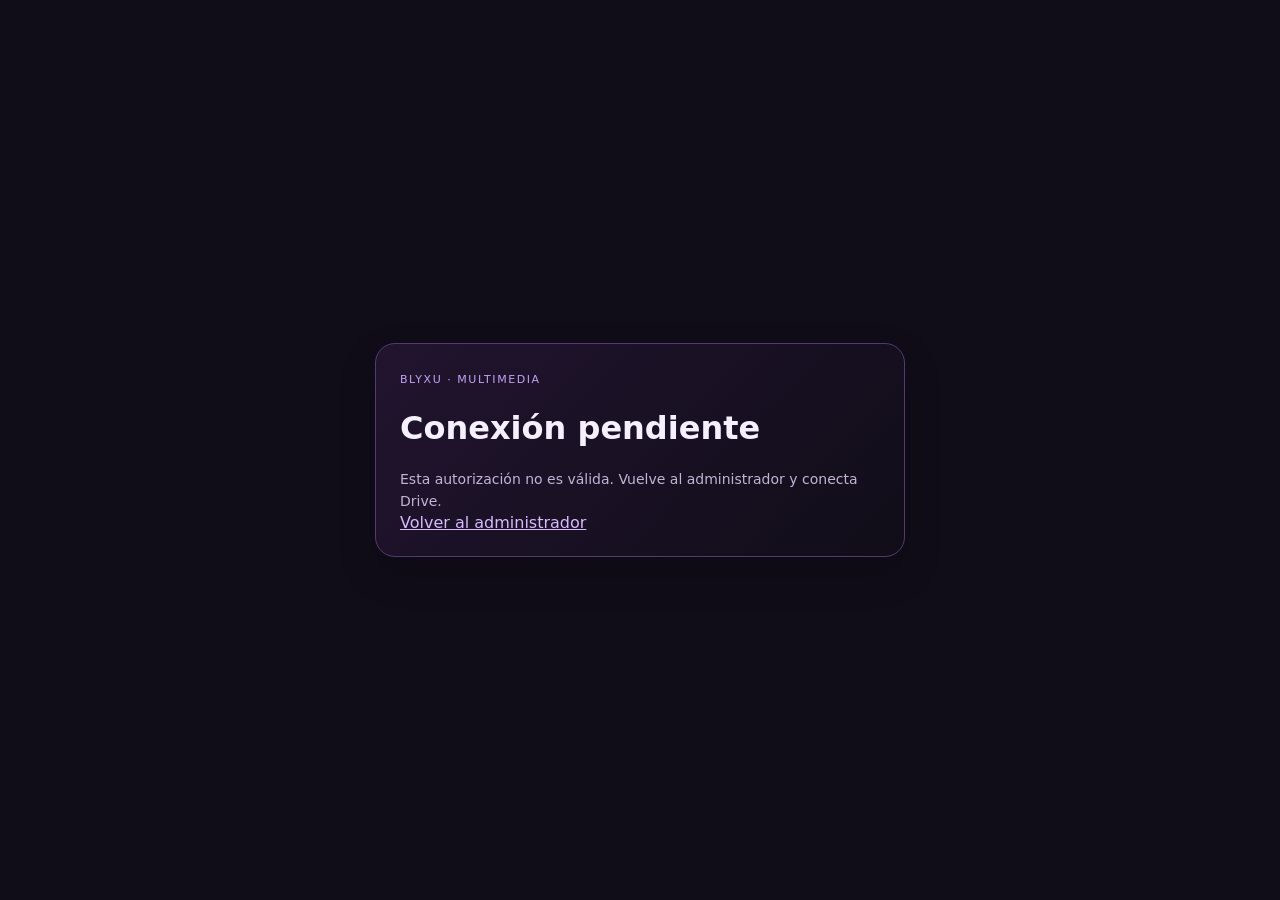
<file: drive-callback.html>
<!doctype html>
<html lang="es"><head><meta charset="utf-8"><meta name="viewport" content="width=device-width,initial-scale=1"><meta name="referrer" content="no-referrer"><meta http-equiv="Content-Security-Policy" content="default-src 'none'; script-src 'self'; style-src 'self'; connect-src https://cufptttzflkdwizpqaot.supabase.co; base-uri 'none'; form-action 'none'"><title>Conectar Drive · BLYXU</title><link rel="stylesheet" href="drive-connect.css"><script src="drive-callback.js" defer></script></head><body class="drive-callback"><main class="drive-card"><span class="drive-eyebrow">BLYXU · MULTIMEDIA</span><h1>Conectando Drive</h1><p id="drive-callback-status" role="status">Estamos confirmando tu autorización con Google…</p><a href="administrativo.html">Volver al administrador</a></main></body></html>
</file>
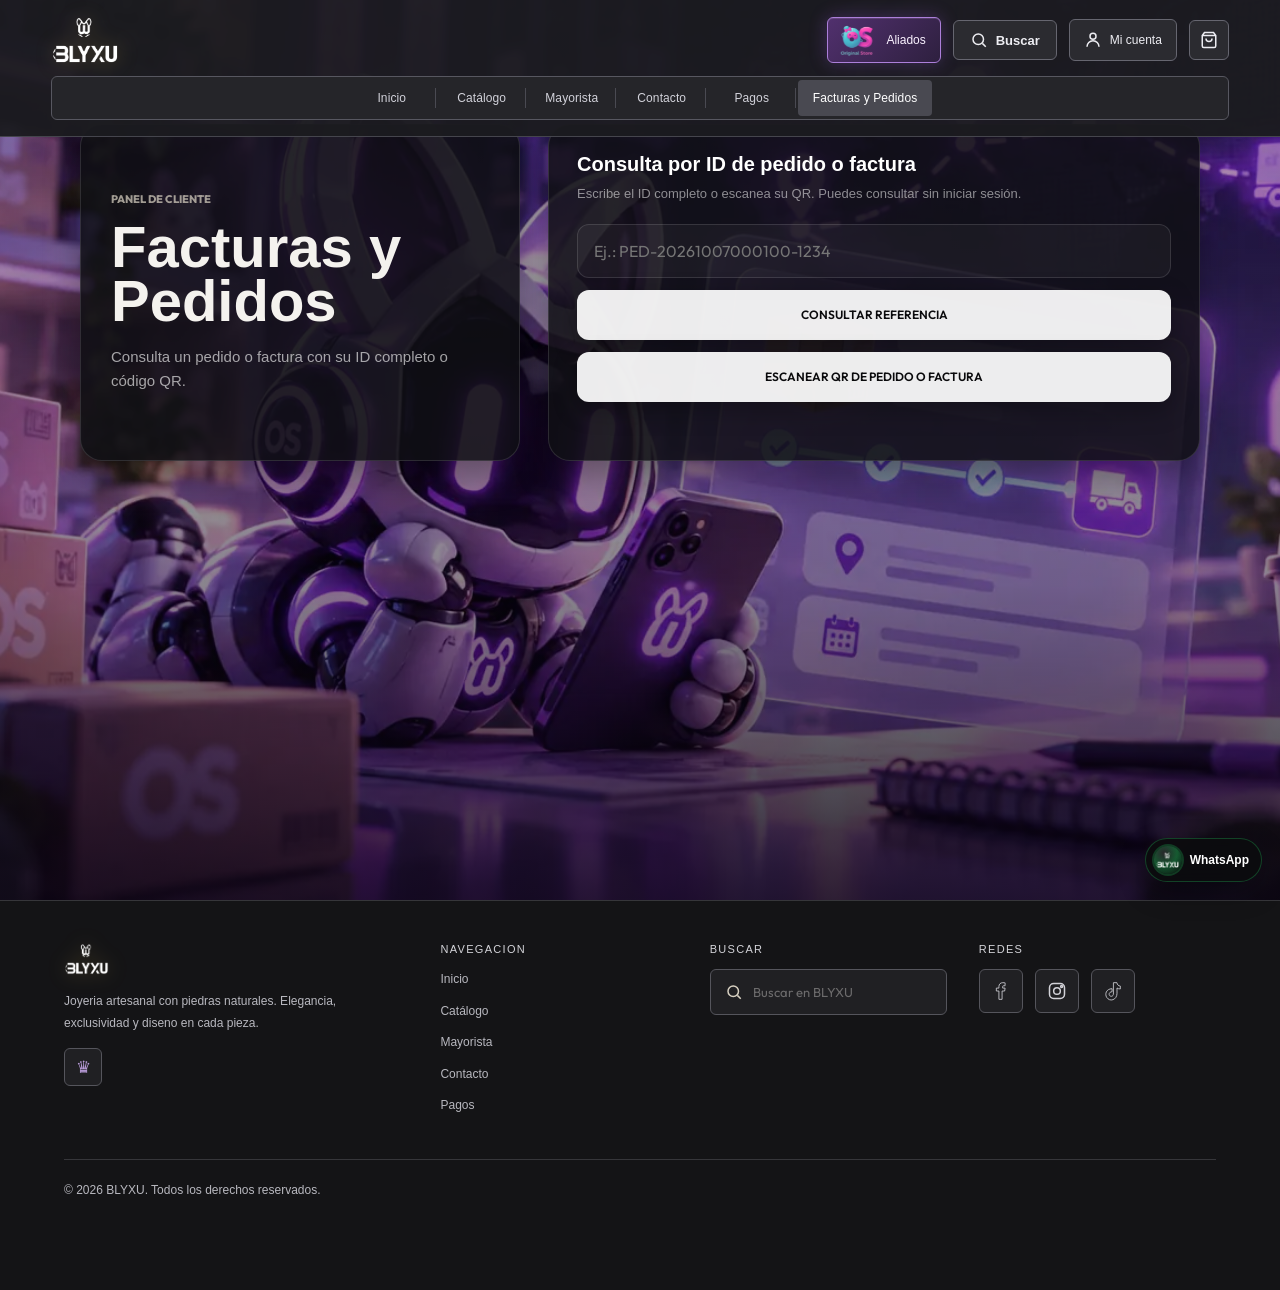
<file: facturas-pedidos.html>
<!DOCTYPE html>
<html lang="es">

<head>
    <script src="backend-config.js?v=supabase-live-20261013"></script>
    <meta charset="UTF-8">
    <meta name="viewport" content="width=device-width, initial-scale=1.0, viewport-fit=cover">
    <title>Facturas y Pedidos - BLYXU</title>
    <meta name="description" content="Consulta pedidos y facturas BLYXU por su ID completo o código QR.">
    <link rel="icon" type="image/png" href="/blyxu-search-logo.png">
    <link rel="apple-touch-icon" href="/blyxu-search-logo.png">
    <link rel="preconnect" href="https://script.google.com">
    <link rel="preload" href="blyxu-style.css?v=blyxu-customer-access-v6-20261006" as="style" onload="this.onload=null;this.rel='stylesheet'">
    <noscript><link rel="stylesheet" href="blyxu-style.css?v=blyxu-customer-access-v6-20261006"></noscript>
    <style>
        .orders-page {
            position: relative;
            z-index: 2;
            min-height: 100vh;
            padding: 124px 24px 72px;
            overflow: hidden;
            background:
                radial-gradient(circle at 15% 7%, rgba(168, 85, 247, 0.26), transparent 18%),
                radial-gradient(circle at 84% 24%, rgba(91, 33, 182, 0.22), transparent 24%),
                radial-gradient(circle at 28% 46%, rgba(76, 29, 149, 0.18), transparent 28%),
                linear-gradient(155deg, #090414 0%, #19022a 42%, #07040d 100%);
        }

        .orders-page::before {
            content: "";
            position: absolute;
            inset: -18%;
            z-index: 0;
            pointer-events: none;
            background:
                radial-gradient(circle at 16% 18%, rgba(189, 119, 255, .22), transparent 20%),
                radial-gradient(circle at 76% 30%, rgba(91, 33, 182, .24), transparent 24%),
                radial-gradient(circle at 38% 70%, rgba(124, 58, 237, .18), transparent 26%),
                linear-gradient(90deg, rgba(255,255,255,.035), transparent 32%, rgba(168,85,247,.055) 72%, transparent);
            opacity: .9;
            filter: blur(.2px);
            animation: ordersPurpleDrift 18s ease-in-out infinite alternate;
        }

        .orders-page::after {
            content: "";
            position: absolute;
            inset: 0;
            z-index: 0;
            pointer-events: none;
            background-image:
                linear-gradient(rgba(255,255,255,.026) 1px, transparent 1px),
                linear-gradient(90deg, rgba(255,255,255,.022) 1px, transparent 1px);
            background-size: 54px 54px;
            mask-image: linear-gradient(to bottom, rgba(0,0,0,.8), transparent 82%);
            opacity: .32;
            animation: ordersGridFloat 24s linear infinite;
        }

        @keyframes ordersPurpleDrift {
            0% { transform: translate3d(-2%, -1%, 0) scale(1); filter: hue-rotate(0deg) blur(.2px); }
            50% { transform: translate3d(3%, 2%, 0) scale(1.05); filter: hue-rotate(10deg) blur(.6px); }
            100% { transform: translate3d(-1%, 4%, 0) scale(1.02); filter: hue-rotate(-8deg) blur(.3px); }
        }

        @keyframes ordersGridFloat {
            from { background-position: 0 0, 0 0; }
            to { background-position: 54px 54px, -54px 54px; }
        }

        .orders-shell {
            position: relative;
            z-index: 1;
            width: min(1120px, 100%);
            margin: 0 auto;
        }

        .orders-hero {
            display: grid;
            grid-template-columns: minmax(280px, 440px) 1fr;
            gap: 28px;
            align-items: stretch;
            margin-bottom: 26px;
        }

        .orders-intro,
        .orders-login,
        .orders-panel {
            background:
                radial-gradient(circle at 18% 0%, rgba(168,85,247,.10), transparent 28%),
                linear-gradient(145deg, rgba(21,21,25,.98), rgba(10,10,13,.98));
            border: 1px solid rgba(255, 255, 255, 0.12);
            border-radius: 22px;
            box-shadow: 0 28px 80px rgba(0, 0, 0, 0.46), inset 0 1px 0 rgba(255, 255, 255, 0.06);
            backdrop-filter: blur(18px);
        }

        .orders-intro {
            padding: 30px;
            display: flex;
            flex-direction: column;
            justify-content: center;
            min-height: 320px;
            background:
                linear-gradient(145deg, rgba(17, 17, 20, 0.92), rgba(20, 20, 24, 0.88)),
                radial-gradient(circle at 16% 20%, rgba(255, 255, 255, 0.04), transparent 30%);
        }

        .orders-kicker {
            color: rgba(216, 209, 194, 0.72);
            font-size: 11px;
            font-weight: 800;
            letter-spacing: 2.4px;
            text-transform: uppercase;
            margin-bottom: 14px;
        }

        .orders-intro h1 {
            font-family: "Outfit", "Avenir Next", "Century Gothic", Arial, sans-serif;
            font-size: clamp(34px, 6vw, 58px);
            line-height: 0.94;
            letter-spacing: -0.5px;
            color: #f4f2ee;
            margin: 0 0 16px;
        }

        .orders-intro p {
            color: rgba(255, 255, 255, 0.62);
            font-size: 15px;
            line-height: 1.6;
            margin: 0;
            max-width: 34rem;
        }

        .orders-login {
            padding: 28px;
            align-self: center;
        }

        .orders-login h2 {
            margin: 0 0 8px;
            color: #fff;
            font-size: 20px;
            font-weight: 800;
        }

        .orders-login p {
            margin: 0 0 20px;
            color: rgba(255, 255, 255, 0.52);
            font-size: 13px;
            line-height: 1.5;
        }

        .orders-form {
            display: grid;
            gap: 12px;
        }

        .orders-form input {
            width: 100%;
            min-height: 54px;
            border: 1px solid rgba(255, 255, 255, 0.12);
            border-radius: 12px;
            background: rgba(255, 255, 255, 0.04);
            color: #fff;
            padding: 0 16px;
            font: inherit;
            font-size: 16px;
            letter-spacing: 0;
            outline: none;
            transition: border-color 0.2s ease, box-shadow 0.2s ease, background 0.2s ease;
        }

        .orders-form input:focus {
            border-color: rgba(255, 255, 255, 0.28);
            background: rgba(255, 255, 255, 0.07);
            box-shadow: 0 0 0 3px rgba(255, 255, 255, 0.055);
        }

        .orders-login.is-generating {
            animation: lookupPulse 1.2s ease-in-out infinite;
        }

        .orders-form input.lookup-active {
            border-color: rgba(168, 85, 247, 0.55);
            box-shadow: 0 0 0 3px rgba(168, 85, 247, 0.12), 0 0 28px rgba(168, 85, 247, 0.18);
        }

        .orders-form button,
        .orders-action-btn {
            min-height: 50px;
            border: 0;
            border-radius: 12px;
            background: rgba(255, 255, 255, 0.92);
            color: #0a0a0c;
            font: inherit;
            font-size: 12px;
            font-weight: 900;
            letter-spacing: 1px;
            text-transform: uppercase;
            cursor: pointer;
            transition: transform 0.2s ease, box-shadow 0.2s ease;
            box-shadow: 0 8px 24px rgba(0, 0, 0, 0.28);
        }

        .orders-form button:hover,
        .orders-action-btn:hover {
            transform: translateY(-2px);
            background: #fff;
            box-shadow: 0 12px 32px rgba(0, 0, 0, 0.36);
        }

        .orders-form button:disabled {
            cursor: wait;
            opacity: 0.7;
            transform: none;
        }

        .orders-form button.is-generating {
            position: relative;
            overflow: hidden;
        }

        .orders-form button.is-generating::after {
            content: "";
            position: absolute;
            inset: 0;
            background: linear-gradient(90deg, transparent, rgba(168, 85, 247, 0.24), transparent);
            transform: translateX(-100%);
            animation: lookupSweep 0.95s linear infinite;
        }

        @keyframes lookupPulse {
            0%, 100% { box-shadow: 0 24px 70px rgba(0, 0, 0, 0.38), 0 0 0 rgba(168, 85, 247, 0); }
            50% { box-shadow: 0 24px 70px rgba(0, 0, 0, 0.38), 0 0 34px rgba(168, 85, 247, 0.24); }
        }

        @keyframes lookupSweep {
            to { transform: translateX(100%); }
        }

        .orders-status {
            min-height: 18px;
            color: #fb7185;
            font-size: 12px;
            font-weight: 700;
        }

        .orders-panel {
            display: none;
            overflow: hidden;
        }

        .orders-panel.open {
            display: block;
            animation: ordersFadeIn 0.28s ease forwards;
        }

        @keyframes ordersFadeIn {
            from { opacity: 0; transform: translateY(10px); }
            to { opacity: 1; transform: translateY(0); }
        }

        .orders-panel-header {
            display: flex;
            justify-content: space-between;
            gap: 16px;
            align-items: center;
            padding: 22px 24px;
            border-bottom: 1px solid rgba(255, 255, 255, 0.06);
        }

        .orders-panel-title h2 {
            margin: 0;
            color: #fff;
            font-size: 18px;
            font-weight: 800;
        }

        .orders-panel-title p {
            margin: 4px 0 0;
            color: rgba(255, 255, 255, 0.48);
            font-size: 12px;
        }

        .orders-tabs {
            display: flex;
            gap: 8px;
            flex-wrap: wrap;
        }

        .orders-tab {
            border: 1px solid rgba(255, 255, 255, 0.1);
            border-radius: 10px;
            background: rgba(255, 255, 255, 0.04);
            color: rgba(255, 255, 255, 0.66);
            padding: 10px 14px;
            font-size: 12px;
            font-weight: 800;
            cursor: pointer;
        }

        .orders-tab.active {
            border-color: rgba(255, 255, 255, 0.22);
            background: rgba(255, 255, 255, 0.1);
            color: #fff;
        }

        .orders-results {
            padding: 22px;
            display: grid;
            gap: 16px;
        }

        .orders-results.stack-mode {
            display: block;
            padding: 30px 24px 42px;
            background:
                linear-gradient(180deg, rgba(255,255,255,.018), rgba(255,255,255,.006)),
                rgba(8,8,10,.42);
        }

        .orders-stack {
            width: min(840px, 100%);
            margin: 0 auto;
            display: grid;
            gap: 22px;
        }

        .orders-stack-toolbar {
            display: flex;
            align-items: center;
            justify-content: space-between;
            gap: 14px;
        }

        .orders-stack-count {
            color: rgba(255,255,255,.5);
            font-size: 11px;
            font-weight: 900;
            letter-spacing: 1.2px;
            text-transform: uppercase;
        }

        .orders-stack-controls {
            display: flex;
            gap: 8px;
        }

        .orders-stack-nav {
            width: 44px;
            height: 44px;
            display: inline-grid;
            place-items: center;
            border: 1px solid rgba(255,255,255,.12);
            border-radius: 999px;
            background: rgba(255,255,255,.055);
            color: #fff;
            font-size: 25px;
            font-weight: 500;
            line-height: 1;
            cursor: pointer;
            transition: transform .2s ease, background .2s ease, border-color .2s ease;
        }

        .orders-stack-nav:hover {
            transform: translateY(-2px);
            border-color: rgba(255,255,255,.24);
            background: rgba(255,255,255,.1);
        }

        .orders-stack-stage {
            position: relative;
            min-height: 675px;
            perspective: 1400px;
            touch-action: pan-y;
            user-select: none;
            isolation: isolate;
        }

        .orders-stack-card {
            position: absolute;
            inset: 0;
            width: 100%;
            height: max-content;
            transform-origin: 50% 18%;
            border-radius: 18px;
            transition:
                transform .52s cubic-bezier(.22, 1, .36, 1),
                opacity .38s ease,
                filter .38s ease,
                box-shadow .38s ease;
            will-change: transform, opacity, filter;
            pointer-events: none;
            box-shadow: 0 28px 80px rgba(0,0,0,.42);
        }

        .orders-stack-card[data-stack-pos="0"] {
            z-index: 20;
            opacity: 1;
            filter: none;
            pointer-events: auto;
            transform: translate3d(0, 0, 0) scale(1) rotate(0deg);
            box-shadow: 0 34px 90px rgba(0,0,0,.52), 0 0 0 1px rgba(255,255,255,.03);
        }

        .orders-stack-card[data-stack-pos="1"] {
            z-index: 16;
            opacity: 1;
            filter: brightness(.86) saturate(.9);
            transform: translate3d(0, -28px, -44px) scale(.9) rotate(0deg);
        }

        .orders-stack-card[data-stack-pos="-1"] {
            z-index: 14;
            opacity: 1;
            filter: brightness(.8) saturate(.86);
            transform: translate3d(-72px, -10px, -80px) scale(.82) rotate(-2.2deg);
        }

        .orders-stack-card[data-stack-pos="2"] {
            z-index: 12;
            opacity: 1;
            filter: brightness(.74) saturate(.82);
            transform: translate3d(74px, -10px, -120px) scale(.78) rotate(2deg);
        }

        .orders-stack-card[data-stack-pos="3"] {
            z-index: 10;
            opacity: .95;
            filter: brightness(.68) saturate(.78);
            transform: translate3d(0, -48px, -160px) scale(.7) rotate(0deg);
        }

        .orders-stack-card[data-stack-pos="hidden"] {
            z-index: 1;
            opacity: 0;
            filter: brightness(.55);
            transform: translate3d(0, -92px, -240px) scale(.82) rotate(0deg);
        }

        .orders-stack-hint {
            margin-top: 2px;
            color: rgba(255,255,255,.38);
            font-size: 11px;
            text-align: center;
        }

        .order-card {
            position: relative;
            height: 540px;
            display: flex;
            flex-direction: column;
            border: 1px solid rgba(255, 255, 255, 0.14);
            border-radius: 18px;
            background:
                linear-gradient(180deg, #1a1a1f 0%, #111115 52%, #0b0b0e 100%);
            overflow: hidden;
            box-shadow: inset 0 1px 0 rgba(255,255,255,.08), 0 30px 80px rgba(0,0,0,.42);
        }

        .order-card.is-expanded {
            height: auto;
            min-height: 540px;
        }

        .orders-stack-card[data-stack-pos="1"] .order-card,
        .orders-stack-card[data-stack-pos="-1"] .order-card,
        .orders-stack-card[data-stack-pos="2"] .order-card,
        .orders-stack-card[data-stack-pos="3"] .order-card,
        .orders-stack-card[data-stack-pos="hidden"] .order-card {
            height: 290px;
            background:
                linear-gradient(180deg, #25252b 0%, #18181d 100%);
            border-color: rgba(255,255,255,.18);
            box-shadow: inset 0 1px 0 rgba(255,255,255,.09), 0 30px 80px rgba(0,0,0,.55);
        }

        .orders-stack-card[data-stack-pos="1"] .order-body,
        .orders-stack-card[data-stack-pos="-1"] .order-body,
        .orders-stack-card[data-stack-pos="2"] .order-body,
        .orders-stack-card[data-stack-pos="3"] .order-body,
        .orders-stack-card[data-stack-pos="hidden"] .order-body {
            display: none;
        }

        .orders-stack-card:not([data-stack-pos="0"]) .order-card-head {
            min-height: 100%;
            align-content: center;
            border-bottom: 0;
            background:
                radial-gradient(circle at 50% 20%, rgba(255,255,255,.08), transparent 34%),
                linear-gradient(180deg, rgba(255,255,255,.045), rgba(0,0,0,.12));
        }

        .orders-stack-card:not([data-stack-pos="0"]) .order-id,
        .orders-stack-card:not([data-stack-pos="0"]) .order-meta,
        .orders-stack-card:not([data-stack-pos="0"]) .order-status {
            opacity: 0;
        }

        .orders-stack-card:not([data-stack-pos="0"]) .order-card::after {
            content: "";
            position: absolute;
            inset: 0;
            border-radius: inherit;
            pointer-events: none;
            background:
                linear-gradient(180deg, rgba(255,255,255,.045), rgba(0,0,0,.22));
        }

        .order-card-head {
            display: grid;
            grid-template-columns: 1fr auto;
            gap: 12px;
            align-items: start;
            padding: 20px;
            border-bottom: 1px solid rgba(255, 255, 255, 0.085);
            background: linear-gradient(180deg, rgba(255,255,255,.045), rgba(255,255,255,.012));
        }

        .order-id {
            color: #fff;
            font-weight: 900;
            font-size: 15px;
        }

        .order-meta {
            color: rgba(255, 255, 255, 0.46);
            font-size: 12px;
            margin-top: 4px;
        }

        .order-status {
            border-radius: 999px;
            padding: 6px 10px;
            background: rgba(255, 255, 255, 0.07);
            color: rgba(216, 209, 194, 0.82);
            font-size: 11px;
            font-weight: 900;
            white-space: nowrap;
        }

        .order-status.complete {
            background: rgba(52, 211, 153, 0.12);
            color: #86efac;
        }

        .order-status.cancel {
            background: rgba(251, 113, 133, 0.12);
            color: #fda4af;
        }

        .order-body {
            flex: 1;
            min-height: 0;
            overflow: hidden;
            padding: 20px;
            display: grid;
            gap: 16px;
            grid-template-rows: auto minmax(0, 1fr) auto;
        }

        .order-grid {
            display: grid;
            grid-template-columns: repeat(4, minmax(0, 1fr));
            gap: 10px;
        }

        .order-metric {
            min-height: 70px;
            border-radius: 14px;
            background: #101014;
            border: 1px solid rgba(255, 255, 255, 0.085);
            padding: 12px;
            box-shadow: inset 0 1px 0 rgba(255,255,255,.03);
        }

        .order-metric span {
            display: block;
            color: rgba(255, 255, 255, 0.38);
            font-size: 10px;
            text-transform: uppercase;
            font-weight: 800;
            letter-spacing: 1px;
            margin-bottom: 6px;
        }

        .order-metric strong {
            color: #fff;
            font-size: 13px;
            line-height: 1.25;
            word-break: break-word;
        }

        .items-summary {
            display: grid;
            gap: 10px;
        }

        .order-collapsible {
            position: relative;
            min-height: 0;
            max-height: 260px;
            overflow: hidden;
            display: grid;
            gap: 12px;
            transition: max-height .32s ease;
        }

        .order-collapsible::after {
            content: "";
            position: absolute;
            left: 0;
            right: 0;
            bottom: 0;
            height: 58px;
            pointer-events: none;
            background: linear-gradient(180deg, rgba(17,17,20,0), #111115);
            opacity: 1;
            transition: opacity .2s ease;
        }

        .order-card.is-expanded .order-collapsible {
            max-height: 860px;
            overflow: auto;
            padding-right: 3px;
        }

        .order-card.is-expanded .order-collapsible::after {
            opacity: 0;
        }

        .order-details-toggle {
            min-height: 40px;
            border: 1px solid rgba(255,255,255,.16);
            border-radius: 14px;
            background: #26262a;
            color: rgba(244,242,238,.88);
            font-size: 11px;
            font-weight: 900;
            letter-spacing: 1px;
            text-transform: uppercase;
            cursor: pointer;
            transition: transform .2s ease, background .2s ease, border-color .2s ease;
        }

        .order-details-toggle:hover {
            transform: translateY(-1px);
            border-color: rgba(255,255,255,.2);
            background: rgba(255,255,255,.09);
        }

        .items-summary-head {
            display: flex;
            align-items: center;
            justify-content: space-between;
            gap: 12px;
            color: rgba(255, 255, 255, 0.45);
            font-size: 10px;
            font-weight: 900;
            letter-spacing: 1px;
            text-transform: uppercase;
        }

        .items-compact-grid {
            display: grid;
            grid-template-columns: 1fr;
            gap: 6px;
        }

        .item-compact-card {
            display: grid;
            grid-template-columns: 46px minmax(0, 1fr) auto;
            gap: 10px;
            align-items: center;
            min-width: 0;
            padding: 8px 10px;
            border: 1px solid rgba(255, 255, 255, 0.09);
            border-radius: 12px;
            background: #0f0f13;
            box-shadow: inset 0 1px 0 rgba(255,255,255,.025);
        }

        .item-compact-thumb {
            width: 46px;
            height: 46px;
            border-radius: 8px;
            object-fit: cover;
            background: rgba(255, 255, 255, 0.08);
        }

        .item-compact-empty {
            display: inline-flex;
            align-items: center;
            justify-content: center;
            color: rgba(255, 255, 255, 0.45);
            font-weight: 900;
        }

        .item-compact-info {
            min-width: 0;
            display: grid;
            gap: 4px;
        }

        .item-compact-info strong {
            color: #fff;
            font-size: 12px;
            line-height: 1.25;
            white-space: nowrap;
            overflow: hidden;
            text-overflow: ellipsis;
        }

        .item-compact-info span {
            color: rgba(255, 255, 255, 0.52);
            font-size: 11px;
        }

        .item-compact-total {
            display: grid;
            gap: 4px;
            text-align: right;
            color: var(--nav-gold);
            font-size: 12px;
            font-weight: 900;
            white-space: nowrap;
        }

        .item-compact-total small {
            color: rgba(255, 255, 255, 0.46);
            font-size: 10px;
            font-weight: 800;
        }

        .items-more-note {
            padding: 10px;
            border: 1px dashed rgba(255, 255, 255, 0.12);
            border-radius: 12px;
            color: rgba(255, 255, 255, 0.62);
            font-size: 12px;
            text-align: center;
        }

        .invoice-card .order-card-head {
            background: linear-gradient(180deg, rgba(255,255,255,.055), rgba(255,255,255,.012));
        }

        .invoice-total {
            display: flex;
            justify-content: flex-end;
            gap: 12px;
            align-items: baseline;
            color: #fff;
            font-weight: 900;
            font-size: 20px;
            padding-top: 8px;
        }

        .invoice-total span {
            color: rgba(255, 255, 255, 0.42);
            font-size: 11px;
            text-transform: uppercase;
            letter-spacing: 1px;
        }

        .invoice-actions {
            display: flex;
            justify-content: flex-end;
            padding-top: 4px;
        }

        .invoice-download-btn {
            width: auto;
            min-height: 42px;
            padding: 0 18px;
        }

        .orders-empty {
            padding: 34px 20px;
            text-align: center;
            color: rgba(255, 255, 255, 0.54);
            font-size: 14px;
            line-height: 1.5;
        }

        @media (max-width: 900px) {
            .orders-hero {
                grid-template-columns: 1fr;
            }

            .orders-intro {
                min-height: auto;
            }

            .order-grid {
                grid-template-columns: repeat(2, minmax(0, 1fr));
            }
        }

        @media (max-width: 620px) {
            .orders-page {
                padding: 104px 16px 56px;
            }

            .orders-intro,
            .orders-login {
                padding: 22px;
            }

            .orders-panel-header,
            .order-card-head {
                grid-template-columns: 1fr;
                flex-direction: column;
                align-items: stretch;
            }

            .orders-panel-header {
                display: grid;
            }

            .order-grid {
                grid-template-columns: 1fr;
            }

            .items-compact-grid {
                grid-template-columns: 1fr;
            }

            .item-compact-card {
                grid-template-columns: 52px 1fr;
            }

            .item-compact-thumb {
                width: 52px;
                height: 52px;
            }

            .item-compact-total {
                grid-column: 1 / -1;
                display: flex;
                justify-content: space-between;
                text-align: left;
            }

            .orders-results.stack-mode {
                padding: 20px 12px 28px;
            }

            .orders-stack {
                gap: 14px;
            }

            .orders-stack-stage {
                min-height: 650px;
            }

            .order-card {
                height: 540px;
            }

            .order-card.is-expanded {
                min-height: 540px;
            }

            .orders-stack-toolbar {
                padding-inline: 2px;
            }

            .orders-stack-nav {
                width: 42px;
                height: 42px;
            }

            .orders-stack-card[data-stack-pos="1"] {
                transform: translate3d(0, -24px, -44px) scale(.9) rotate(0deg);
            }

            .orders-stack-card[data-stack-pos="-1"] {
                transform: translate3d(-32px, -8px, -80px) scale(.82) rotate(-1.6deg);
            }

            .orders-stack-card[data-stack-pos="2"] {
                transform: translate3d(32px, -8px, -120px) scale(.78) rotate(1.6deg);
            }
        }

        #invoice-print-area {
            display: none;
        }

        @media print {
            @page {
                size: A4 portrait;
                margin: 0;
            }

            body.invoice-print-mode {
                background: #fff !important;
                color: #111 !important;
            }

            body.invoice-print-mode > :not(#invoice-print-area) {
                display: none !important;
            }

            body.invoice-print-mode #invoice-print-area {
                display: block !important;
                padding: 8mm 10mm;
            }

            .print-invoice {
                color: #111;
                font-family: Arial, Helvetica, sans-serif;
                font-size: 12px;
                line-height: 1.45;
            }

            .print-invoice-header {
                display: flex;
                justify-content: space-between;
                gap: 24px;
                align-items: flex-start;
                border-bottom: 2px solid #111;
                padding-bottom: 18px;
                margin-bottom: 22px;
            }

            .print-invoice-brand {
                display: flex;
                align-items: center;
                gap: 14px;
            }

            .print-invoice-brand img {
                width: 74px;
                height: 74px;
                object-fit: contain;
            }

            .print-invoice-brand h1,
            .print-invoice-title h2 {
                margin: 0;
                color: #111;
            }

            .print-invoice-brand h1 {
                font-size: 22px;
                letter-spacing: 1px;
            }

            .print-invoice-brand p,
            .print-invoice-title p,
            .print-invoice-box p {
                margin: 3px 0;
                color: #555;
            }

            .print-invoice-title {
                text-align: right;
            }

            .print-invoice-title h2 {
                font-size: 24px;
                text-transform: uppercase;
            }

            .print-invoice-grid {
                display: grid;
                grid-template-columns: 1fr 1fr;
                gap: 18px;
                margin-bottom: 22px;
            }

            .print-invoice-box {
                border: 1px solid #ddd;
                border-radius: 8px;
                padding: 14px;
            }

            .print-invoice-box h3 {
                margin: 0 0 8px;
                font-size: 11px;
                letter-spacing: 1px;
                color: #666;
                text-transform: uppercase;
            }

            .print-invoice-table {
                width: 100%;
                border-collapse: collapse;
                margin-top: 8px;
            }

            .print-invoice-table th,
            .print-invoice-table td {
                border-bottom: 1px solid #e5e7eb;
                padding: 10px 8px;
                text-align: left;
                color: #111;
            }

            .print-invoice-table th {
                font-size: 10px;
                text-transform: uppercase;
                letter-spacing: 1px;
                color: #666;
                background: #f3f4f6;
            }

            .print-invoice-total {
                margin-top: 18px;
                padding-top: 14px;
                border-top: 3px solid #111;
                text-align: right;
                font-size: 22px;
                font-weight: 900;
            }

            .print-invoice-footer {
                margin-top: 44px;
                padding-top: 16px;
                border-top: 1px solid #ddd;
                text-align: center;
                color: #666;
                font-size: 11px;
            }

            body.invoice-print-mode #invoice-print-area {
                width: 100%;
                padding: 0;
                background: #ffffff !important;
                color: #1e1b4b !important;
                font-family: 'Outfit', 'Avenir Next', 'Century Gothic', Arial, sans-serif;
                box-sizing: border-box;
            }

            .admin-inv-top-banner {
                background: #ffffff !important;
                padding: 0 0 18px 0;
                border-bottom: 2px solid #000000 !important;
                color: #000000 !important;
                display: flex;
                justify-content: space-between;
                align-items: flex-start;
                margin-bottom: 20px;
            }

            .admin-inv-brand-wrapper {
                display: flex;
                align-items: center;
                gap: 16px;
            }

            .admin-inv-brand-wrapper img {
                height: 52px;
                width: auto;
                object-fit: contain;
            }

            .admin-inv-brand-wrapper h1 {
                margin: 0;
                font-size: 22px;
                font-weight: 900;
                letter-spacing: -0.5px;
                color: #000000 !important;
                text-transform: uppercase;
            }

            .admin-inv-brand-wrapper p {
                margin: 4px 0 0;
                font-size: 11.5px;
                color: #52525b !important;
                font-weight: 500;
                line-height: 1.4;
            }

            .admin-inv-badge-box {
                background: #ffffff !important;
                border: 1.5px solid #000000 !important;
                border-radius: 6px;
                padding: 10px 18px;
                text-align: right;
            }

            .admin-inv-badge-box h2 {
                margin: 0;
                font-size: 10.5px;
                font-weight: 900;
                letter-spacing: 1.5px;
                color: #000000 !important;
                text-transform: uppercase;
            }

            .admin-inv-badge-box .inv-num {
                font-size: 20px;
                font-weight: 900;
                color: #000000 !important;
                margin: 2px 0;
                font-family: monospace, monospace;
                letter-spacing: 0.5px;
            }

            .admin-inv-badge-box .inv-date {
                font-size: 12px;
                color: #52525b !important;
                font-weight: 600;
            }

            .admin-inv-badge-box .inv-status-chip {
                display: inline-flex;
                align-items: center;
                gap: 5px;
                margin-top: 4px;
                background: #ffffff !important;
                border: 1px solid #000000 !important;
                color: #000000 !important;
                padding: 2px 8px;
                border-radius: 4px;
                font-size: 9.5px;
                font-weight: 800;
                text-transform: uppercase;
                letter-spacing: 0.5px;
            }

            .admin-inv-badge-box .status-dot {
                width: 5px;
                height: 5px;
                background: #000000 !important;
                border-radius: 50%;
                -webkit-print-color-adjust: exact !important;
                print-color-adjust: exact !important;
            }

            .invoice-details {
                display: grid;
                grid-template-columns: 1fr 1fr;
                gap: 16px;
                margin-bottom: 20px;
                page-break-inside: avoid;
            }

            .invoice-details-box {
                background: #ffffff !important;
                border: 1px solid #d4d4d8 !important;
                border-radius: 6px;
                padding: 14px 18px;
            }

            .invoice-details-box.inv-box-cliente {
                border-left: 3px solid #000000 !important;
            }

            .invoice-details-box.inv-box-emisor {
                border-left: 3px solid #000000 !important;
            }

            .invoice-details-box .box-header-title {
                display: flex;
                align-items: center;
                gap: 8px;
                margin: 0 0 8px;
                font-size: 10.5px;
                font-weight: 900;
                letter-spacing: 1px;
                color: #000000 !important;
                text-transform: uppercase;
                border-bottom: 1px solid #e4e4e7;
                padding-bottom: 5px;
            }

            .invoice-details-box .cliente-nombre-title,
            .invoice-details-box .emisor-nombre-title {
                font-size: 15.5px;
                font-weight: 800;
                color: #000000 !important;
                display: block;
                margin-bottom: 5px;
            }

            .invoice-details-box p {
                margin: 3px 0;
                font-size: 12.5px;
                color: #3f3f46 !important;
                line-height: 1.45;
                font-weight: 500;
            }

            .invoice-table {
                width: 100%;
                border-collapse: collapse;
                margin-bottom: 20px;
                page-break-inside: auto;
                border-top: 1.5px solid #000000;
                border-bottom: 1.5px solid #000000;
            }

            .invoice-table tr {
                page-break-inside: avoid;
            }

            .invoice-table th {
                background: #fafafa !important;
                color: #000000 !important;
                font-size: 10.5px;
                font-weight: 900;
                text-transform: uppercase;
                letter-spacing: 0.8px;
                padding: 10px 12px;
                border-bottom: 1.5px solid #000000 !important;
                border-right: 1px solid #f0f0f0;
            }

            .invoice-table th:last-child {
                border-right: none;
            }

            .invoice-table td {
                padding: 11px 12px;
                border-bottom: 1px solid #e4e4e7;
                border-right: 1px solid #f4f4f5;
                font-size: 13px;
                color: #18181b !important;
                background: #ffffff !important;
                font-weight: 500;
            }

            .invoice-table td:last-child {
                border-right: none;
            }

            .invoice-table tbody tr:last-child td {
                border-bottom: none;
            }

            .invoice-bottom-grid {
                display: grid;
                grid-template-columns: 1fr 320px;
                gap: 16px;
                align-items: start;
                margin-top: 16px;
                page-break-inside: avoid;
            }

            .invoice-notes-box {
                background: #ffffff !important;
                border: 1px solid #d4d4d8 !important;
                border-left: 3px solid #000000 !important;
                border-radius: 6px;
                padding: 12px 16px;
                font-size: 12px;
                color: #3f3f46 !important;
                line-height: 1.5;
            }

            .invoice-notes-box .notes-title {
                font-size: 10px;
                font-weight: 900;
                letter-spacing: 1px;
                color: #000000 !important;
                margin-bottom: 4px;
                text-transform: uppercase;
            }

            .invoice-notes-box p {
                margin: 0;
                line-height: 1.5;
            }

            .invoice-total-container {
                display: flex;
                justify-content: flex-end;
            }

            .invoice-total-box {
                background: #ffffff !important;
                color: #000000 !important;
                padding: 16px 20px;
                border-radius: 6px;
                width: 100%;
                border: 1.5px solid #000000 !important;
            }

            .invoice-total-box .total-row-item {
                display: flex;
                align-items: baseline;
                justify-content: space-between;
                gap: 16px;
            }

            .invoice-total-box .payment-row-item {
                display: flex;
                align-items: center;
                justify-content: space-between;
                gap: 16px;
                margin-top: 6px;
                padding-top: 6px;
                border-top: 1px solid #e4e4e7;
                font-size: 11.5px;
                font-weight: 700;
                color: #52525b;
            }

            .invoice-total-box .payment-row-item.balance {
                color: #000000 !important;
                font-weight: 900;
                font-size: 12.5px;
            }

            .invoice-total-box .total-label {
                font-size: 11px;
                font-weight: 900;
                letter-spacing: 1px;
                color: #000000 !important;
                text-transform: uppercase;
            }

            .invoice-total-box .total-amount {
                font-size: 24px;
                font-weight: 900;
                color: #000000 !important;
                font-family: monospace, monospace;
            }

            .invoice-total-box .total-sub-info {
                margin-top: 8px;
                padding-top: 6px;
                border-top: 1px solid #e4e4e7;
                font-size: 10.5px;
                color: #71717a !important;
                text-align: right;
                font-weight: 600;
            }

            .invoice-store-box {
                display: flex;
                align-items: center;
                justify-content: space-between;
                background: #ffffff !important;
                border: 1px solid #d4d4d8 !important;
                border-radius: 6px;
                padding: 10px 16px;
                margin-top: 14px;
                page-break-inside: avoid;
            }

            .invoice-store-box img {
                width: 54px;
                height: 54px;
                border-radius: 4px;
                border: 1px solid #e4e4e7;
                padding: 2px;
                background: #ffffff !important;
            }

            .invoice-footer-line {
                height: 1px;
                background: #000000 !important;
                margin-top: 22px;
                margin-bottom: 10px;
                -webkit-print-color-adjust: exact !important;
                print-color-adjust: exact !important;
            }

            .invoice-footer {
                text-align: center;
                font-size: 11.5px;
                color: #52525b !important;
                page-break-inside: avoid;
            }

            .invoice-footer .thank-you {
                font-size: 14px;
                font-weight: 900;
                color: #1e0a38 !important;
                margin-bottom: 3px;
            }

            .invoice-footer .footer-subtext {
                margin: 0;
                font-size: 11.5px;
                color: #64748b !important;
                font-weight: 600;
            }
        }
        /* Performance override: pagina de facturas sin fondos ni efectos persistentes */
        body[data-page="facturas-pedidos"] {
            background: #05030a !important;
        }

        body[data-page="facturas-pedidos"] .bg-animation,
        body[data-page="facturas-pedidos"] #particles-canvas {
            display: none !important;
            visibility: hidden !important;
            pointer-events: none !important;
        }

        body[data-page="facturas-pedidos"] .orders-page {
            overflow: visible !important;
            background: #07040d !important;
        }

        
        body[data-page="facturas-pedidos"] .orders-page::after {
            content: none !important;
            display: none !important;
            animation: none !important;
        }

        body[data-page="facturas-pedidos"] .orders-intro,
        body[data-page="facturas-pedidos"] .orders-login,
        body[data-page="facturas-pedidos"] .orders-panel,
        body[data-page="facturas-pedidos"] .navbar,
        body[data-page="facturas-pedidos"] .nav-icon,
        body[data-page="facturas-pedidos"] .nav-icon-btn,
        body[data-page="facturas-pedidos"] .customer-account-btn,
        body[data-page="facturas-pedidos"] .footer-search,
        body[data-page="facturas-pedidos"] .footer-search-results {
            backdrop-filter: none !important;
            -webkit-backdrop-filter: none !important;
            filter: none !important;
            animation: none !important;
            transition: none !important;
        }

        body[data-page="facturas-pedidos"] .orders-intro,
        body[data-page="facturas-pedidos"] .orders-login,
        body[data-page="facturas-pedidos"] .orders-panel {
            background: rgba(16, 16, 20, .86) !important;
            box-shadow: 0 14px 34px rgba(0, 0, 0, .34) !important;
        }

        body[data-page="facturas-pedidos"] .orders-login.is-generating,
        body[data-page="facturas-pedidos"] .orders-panel.open,
        body[data-page="facturas-pedidos"] .orders-form button.is-generating::after {
            animation: none !important;
        }

        body[data-page="facturas-pedidos"] .orders-stack-stage {
            perspective: none !important;
            transform-style: flat !important;
        }

        body[data-page="facturas-pedidos"] .orders-stack-card {
            transition: none !important;
            will-change: auto !important;
            filter: none !important;
            box-shadow: 0 14px 34px rgba(0,0,0,.34) !important;
        }

        body[data-page="facturas-pedidos"] .orders-stack-card[data-stack-pos="1"],
        body[data-page="facturas-pedidos"] .orders-stack-card[data-stack-pos="-1"],
        body[data-page="facturas-pedidos"] .orders-stack-card[data-stack-pos="2"],
        body[data-page="facturas-pedidos"] .orders-stack-card[data-stack-pos="3"],
        body[data-page="facturas-pedidos"] .orders-stack-card[data-stack-pos="hidden"] {
            filter: none !important;
        }

        body[data-page="facturas-pedidos"] .orders-stack-nav:hover,
        body[data-page="facturas-pedidos"] .orders-form button:hover,
        body[data-page="facturas-pedidos"] .orders-action-btn:hover {
            transform: none !important;
            box-shadow: none !important;
        }
    </style>
    <script src="qrcode-local.js?v=2.0.4" defer></script>
    <link rel="stylesheet" href="storefront-refinement.css?v=nav-fixed-position-20261007">
<script src="qr-camera-tools.js?v=20261006-1" defer></script>
    <link rel="stylesheet" href="orders-background.css?v=20261013-conejo">
</head>

<body data-page="facturas-pedidos">
    <div class="bg-animation"></div>
    <canvas id="particles-canvas"></canvas>

    <nav class="navbar scrolled" id="navbar">
        <a href="index.html" class="nav-logo">
            <img src="Logo2-nav.png" alt="BLYXU" onerror="this.style.display='none'">
        </a>

        <ul class="nav-links" id="nav-links">
            <li><a href="index.html">Inicio</a></li>
            <li><a href="index.html#coleccion">Cat&aacute;logo</a></li>
            <li><a href="mayorista.html">Mayorista</a></li>
            <li><a href="contacto.html">Contacto</a></li>
            <li><a href="pagos.html">Pagos</a></li>
            <li><a href="facturas-pedidos.html" class="active">Facturas y Pedidos</a></li>
        </ul>

        <div class="nav-actions">
            
            <a class="nav-ally-btn" href="https://aloriginalstore.online/" target="_blank" rel="noopener noreferrer" aria-label="Aliados: visitar Original Store (abre en una nueva pestaña)" title="Visitar Original Store"><img src="original-store-ally.png?v=2" alt="Original Store" width="42" height="36"><span>Aliados</span></a>
            <button class="nav-icon-btn nav-search-btn" type="button" onclick="openCatalogSearch()" aria-label="Buscar productos" title="Buscar">
                <svg width="18" height="18" viewBox="0 0 24 24" fill="none" stroke="currentColor" stroke-width="2">
                    <circle cx="11" cy="11" r="7"></circle>
                    <path d="M16.5 16.5 21 21"></path>
                </svg>
                <span>Buscar</span>
            </button>
            
            <div class="nav-icon" id="cart-btn" onclick="openCart()" role="button" tabindex="0" aria-label="Ver Carrito de Compras" style="position:relative">
                <svg width="18" height="18" viewBox="0 0 24 24" fill="none" stroke="currentColor" stroke-width="2">
                    <path d="M6 2L3 6v14a2 2 0 002 2h14a2 2 0 002-2V6l-3-4zM3 6h18M16 10a4 4 0 01-8 0" />
                </svg>
                <span class="cart-badge" id="cart-count" style="display:none">0</span>
            </div>
            <div class="nav-toggle" id="nav-toggle">
                <span></span><span></span><span></span>
            </div>
        </div>
    </nav>

    <main class="orders-page">
        <div class="orders-shell">
            <section class="orders-hero">
                <div class="orders-intro">
                    <div class="orders-kicker">Panel de cliente</div>
                    <h1>Facturas y Pedidos</h1>
                    <p>Consulta un pedido o factura con su ID completo o código QR.</p>
                </div>

                <div class="orders-login">
                    <h2>Consulta por ID de pedido o factura</h2>
                    <p>Escribe el ID completo o escanea su QR. Puedes consultar sin iniciar sesión.</p>
                    <form class="orders-form" id="orders-lookup-form">
                        <input type="text" id="orders-phone-input" inputmode="search" autocomplete="off" placeholder="Ej.: PED-20261007000100-1234" aria-label="ID completo de pedido o factura" required>
                        <button type="submit" id="orders-submit-btn">Consultar referencia</button>
                        <button type="button" id="orders-scan-qr-btn">Escanear QR de pedido o factura</button>
                        <dialog id="orders-qr-dialog" aria-labelledby="orders-qr-title" style="width:min(92vw,480px);border:1px solid #555;border-radius:16px;padding:18px;background:#151515;color:#fff;">
                            <h3 id="orders-qr-title">Escanea el QR de tu pedido o factura</h3>
                            <div id="orders-qr-reader"></div><p id="orders-qr-error" role="status"></p>
                            <button type="button" id="orders-qr-close">Cerrar cámara</button>
                        </dialog>
                        <div class="orders-status" id="orders-status" aria-live="polite"></div>
                    </form>
                </div>
            </section>

            <section class="orders-panel" id="orders-panel" aria-live="polite">
                <div class="orders-panel-header">
                    <div class="orders-panel-title">
                        <h2 id="orders-panel-heading">Tu panel</h2>
                        <p id="orders-panel-summary"></p>
                    </div>
                    <div class="orders-tabs" role="tablist" aria-label="Vista de pedidos y facturas">
                        <button type="button" class="orders-tab active" data-orders-view="orders">Pedidos</button>
                        <button type="button" class="orders-tab" data-orders-view="invoices">Facturas</button>
                    </div>
                </div>
                <div class="orders-results" id="orders-results"></div>
            </section>
        </div>
    </main>

    <div id="invoice-print-area" aria-hidden="true"></div>

    <footer class="footer">
        <div class="footer-brand">
            <a href="index.html" class="nav-logo">
                <img src="Logo2-nav.png" alt="BLYXU" style="height:32px" onerror="this.style.display='none'">
            </a>
            <p>Joyeria artesanal con piedras naturales. Elegancia, exclusividad y diseno en cada pieza.</p>
            <a class="footer-admin-link" href="administrativo.html" aria-label="Acceso administrativo">
                <span class="footer-admin-crown" aria-hidden="true">&#9819;</span>
            </a>
        </div>
        <div>
            <h4>Navegacion</h4>
            <ul>
                <li><a href="index.html">Inicio</a></li>
                <li><a href="index.html#coleccion">Cat&aacute;logo</a></li>
                <li><a href="index.html#mayorista">Mayorista</a></li>
                <li><a href="contacto.html">Contacto</a></li>
                <li><a href="pagos.html">Pagos</a></li>
            </ul>
        </div>
        <div class="footer-search-panel">
            <h4>Buscar</h4>
            <label class="footer-search" for="footer-page-search">
                <svg aria-hidden="true" viewBox="0 0 24 24">
                    <circle cx="11" cy="11" r="7"></circle>
                    <path d="M16.5 16.5 21 21"></path>
                </svg>
                <input type="search" id="footer-page-search" placeholder="Buscar en BLYXU" autocomplete="off">
            </label>
            <div class="footer-search-results" id="footer-page-search-results" aria-live="polite">
                <a href="index.html" data-footer-search-item data-keywords="inicio home principal banner">Inicio</a>
                <a href="index.html#coleccion" data-footer-search-item data-keywords="catalogo coleccion productos joyeria">Cat&aacute;logo</a>
                <a href="index.html#mayorista" data-footer-search-item data-keywords="mayorista precios por mayor clave acceso">Mayorista</a>
                <a href="contacto.html" data-footer-search-item data-keywords="contacto horario telefono redes whatsapp">Contacto</a>
                <a href="pagos.html" data-footer-search-item data-keywords="pagos qr transferencia pagar">Pagos</a>
                <a href="#orders-lookup-form" data-footer-search-item data-keywords="buscar consultar pedidos facturas telefono referencia">Consultar pedidos</a>
                <a href="#orders-panel" data-footer-search-item data-keywords="resultados facturas pedidos ordenes historial">Resultados</a>
                <a id="footer-whatsapp" href="#" target="_blank" rel="noopener" data-footer-search-item data-keywords="whatsapp chat numero telefono escribir">WhatsApp</a>
                <span class="footer-search-empty">Sin resultados</span>
            </div>
        </div>
        <div class="footer-social-panel">
            <h4>Redes</h4>
            <div class="footer-social-icons" aria-label="Redes sociales">
                <a id="footer-facebook" class="footer-social-icon-link" href="#" target="_blank" rel="noopener" aria-label="Facebook" data-preserve-content>
                    <svg aria-hidden="true" viewBox="0 0 24 24"><path d="M14 8.5V6.7c0-.8.5-1 1-1h1.9V2.2C16.6 2.1 15.5 2 14.2 2c-2.8 0-4.7 1.7-4.7 4.8v1.7H6.4V12h3.1v10h3.8V12h3.1l.5-3.5H14z"/></svg>
                </a>
                <a id="footer-instagram" class="footer-social-icon-link" href="#" target="_blank" rel="noopener" aria-label="Instagram" data-preserve-content>
                    <svg aria-hidden="true" viewBox="0 0 24 24"><rect x="3" y="3" width="18" height="18" rx="5" ry="5"></rect><circle cx="12" cy="12" r="4"></circle><circle cx="17.5" cy="6.5" r="1.2"></circle></svg>
                </a>
                <a id="footer-tiktok" class="footer-social-icon-link" href="#" target="_blank" rel="noopener" aria-label="TikTok" data-preserve-content>
                    <svg aria-hidden="true" viewBox="0 0 24 24"><path d="M16.7 2c.3 2.4 1.7 3.9 4.1 4.1v3.4c-1.4.1-2.7-.3-4-1.1v6.4c0 8.1-8.8 10.6-12.4 4.8-2.3-3.7-.9-10.1 6.5-10.4v3.6c-.5.1-1 .2-1.5.4-1.4.5-2.2 1.5-2 3 .3 2.8 5.5 3.6 5.1-1.8V2h4.2z"/></svg>
                </a>
            </div>
        </div>
        <div class="footer-bottom">
            <p>&copy; 2026 BLYXU. Todos los derechos reservados.</p>
        </div>
    </footer>

    <script src="product-detail-identity.js?v=stable-detail-20261017" defer></script>
<script src="blyxu-app.js?v=stable-detail-20261017" defer></script>
    <script src="order-summary.js?v=customer-flow-20261015" defer></script>
    <script src="order-receipt-access.js?v=browser-qr-20261006" defer></script>
    <script src="orders-page.js?v=customer-flow-20261015" defer></script>

</body>

</html>
</file>
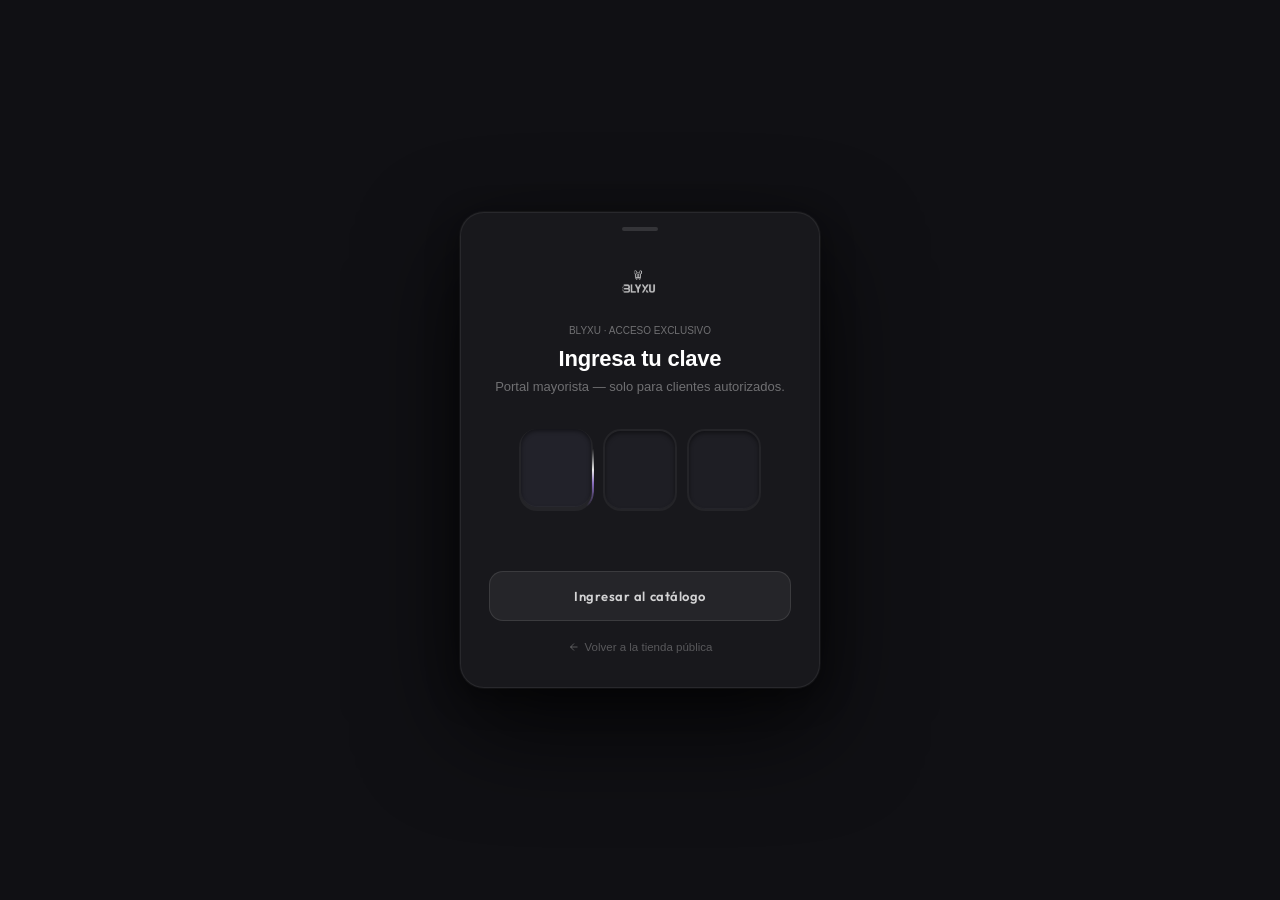
<file: mayorista.html>
<!DOCTYPE html>
<html lang="es">

<head>
    <script src="backend-config.js?v=supabase-live-20261013"></script>
    <meta charset="UTF-8">
    <meta name="viewport" content="width=device-width, initial-scale=1.0, viewport-fit=cover">
    <title>Cat&aacute;logo Mayorista - BLYXU</title>
    <meta name="description" content="Cat&aacute;logo mayorista BLYXU. Acceso exclusivo para clientes mayoristas.">
    <link rel="icon" type="image/png" href="/blyxu-search-logo.png">
    <link rel="apple-touch-icon" href="/blyxu-search-logo.png">
    <meta property="og:title" content="Cat&aacute;logo Mayorista - BLYXU">
    <meta property="og:description" content="Cat&aacute;logo mayorista BLYXU. Acceso exclusivo para clientes mayoristas.">
    <meta property="og:image" content="https://blyxu.online/blyxu-search-logo.png">
    <meta property="og:url" content="https://blyxu.online/mayorista.html">
    <meta name="twitter:card" content="summary_large_image">
    <link rel="preconnect" href="https://script.google.com">
    <link rel="preconnect" href="https://drive.google.com">
    <link rel="preconnect" href="https://lh3.googleusercontent.com">
    <link rel="preload" href="blyxu-style.css?v=blyxu-customer-access-v6-20261006" as="style">
    <link rel="preload" href="blyxu-app.js?v=stable-detail-20261017" as="script">
    <link rel="stylesheet" href="blyxu-style.css?v=blyxu-customer-access-v6-20261006" data-blyxu-main-style="1">
    <script src="wholesale-session.js?v=wholesale-renewal-ampm-20261007"></script>
    <style>
        .wholesale-session-clock {display:block;width:fit-content;max-width:100%;box-sizing:border-box;margin:0 0 16px;padding:9px 12px;border:1px solid #494950;border-radius:6px;color:#c8c8d0;background:#202024;font-size:11px;line-height:1.6;white-space:pre-line;}
        @import url('https://fonts.googleapis.com/css2?family=Outfit:wght@300;400;500;600;700&display=swap');

        /* ── GATE ─────────────────────────────────────────── */
        body.wholesale-gated:not(.wholesale-unlocked) {
            min-height: 100vh;
            overflow: hidden;
            background: #101014 !important;
        }

        body.wholesale-gated:not(.wholesale-unlocked) .navbar,
        body.wholesale-gated:not(.wholesale-unlocked) .collection-section,
        body.wholesale-gated:not(.wholesale-unlocked) .footer,
        body.wholesale-gated:not(.wholesale-unlocked) .cart-overlay,
        body.wholesale-gated:not(.wholesale-unlocked) .cart-sidebar,
        body.wholesale-gated:not(.wholesale-unlocked) .brand-loader {
            display: none !important;
        }

        /* ── SCREEN ───────────────────────────────────────── */
        #mayorista-login-screen {
            position: fixed !important;
            inset: 0 !important;
            z-index: 99999 !important;
            display: flex !important;
            align-items: center !important;
            justify-content: center !important;
            padding: 20px !important;
            background: #101014 !important;
            font-family: 'Outfit', 'Avenir Next', 'Century Gothic', sans-serif !important;
        }

        body.wholesale-unlocked #mayorista-login-screen {
            display: none !important;
        }

        /* ── CARD ─────────────────────────────────────────── */
        .mayorista-login-card {
            width: min(360px, 100%) !important;
            padding: 0 !important;
            border: 1px solid rgba(255,255,255,.07) !important;
            border-radius: 24px !important;
            background: #18181c !important;
            box-shadow:
                0 0 0 1px rgba(255,255,255,.04),
                0 40px 100px rgba(0,0,0,.7),
                0 8px 32px rgba(0,0,0,.4) !important;
            text-align: center !important;
            position: relative !important;
            overflow: hidden !important;
        }

        /* Top pill / drag handle */
        .ml-pill {
            display: block;
            width: 36px;
            height: 4px;
            border-radius: 99px;
            background: rgba(255,255,255,.12);
            margin: 14px auto 0;
        }

        /* ── CARD INNER PADDING ───────────────────────────── */
        .ml-inner {
            padding: 24px 28px 30px;
        }

        /* ── LOGO ─────────────────────────────────────────── */
        .mayorista-login-logo {
            display: block !important;
            width: 52px !important;
            height: auto !important;
            object-fit: contain !important;
            margin: 0 auto 18px !important;
            opacity: .72 !important;
        }

        /* ── TEXT ─────────────────────────────────────────── */
        .mayorista-login-kicker {
            display: block;
            font-size: 10px;
            font-weight: 500;
            letter-spacing: .12em;
            text-transform: uppercase;
            color: rgba(255,255,255,.38);
            margin: 0 0 10px;
        }

        #mayorista-login-title {
            margin: 0 0 6px !important;
            font-size: 22px !important;
            font-weight: 700 !important;
            color: #fff !important;
            letter-spacing: -.01em !important;
            line-height: 1.15 !important;
        }

        .ml-subtitle {
            font-size: 13px;
            color: rgba(255,255,255,.38);
            font-weight: 400;
            margin: 0 0 32px;
            line-height: 1.5;
        }

        /* ── VAULT (hidden, kept for JS compat) ───────────── */
        .blyxu-vault { display: none !important; }

        /* ── PIN ROW ──────────────────────────────────────── */
        .pin-entry-row {
            display: flex;
            justify-content: center;
            gap: 10px;
            margin: 0 0 28px;
        }

        /* Wrapper enables the border-glow pseudo-element */
        .pin-wrap {
            position: relative;
            border-radius: 18px;
            padding: 2px;                   /* space for the glow border */
            background: rgba(255,255,255,.05);
            transition: background .2s;
        }

        /* The spinning conic-gradient light that traces the border */
        .pin-wrap::before {
            content: '';
            position: absolute;
            inset: -1px;
            border-radius: 20px;
            background: conic-gradient(
                from var(--a, 0deg),
                transparent 0deg,
                rgba(255,255,255,.0) 60deg,
                rgba(255,255,255,.9) 90deg,
                rgba(180,140,255,.7) 110deg,
                rgba(255,255,255,.0) 140deg,
                transparent 360deg
            );
            -webkit-mask:
                linear-gradient(#fff 0 0) content-box,
                linear-gradient(#fff 0 0);
            -webkit-mask-composite: xor;
            mask-composite: exclude;
            padding: 2px;
            opacity: 0;
            transition: opacity .25s ease;
        }

        /* Spin only when the box inside is focused */
        .pin-wrap:has(.pin-digit:focus)::before {
            opacity: 1;
            animation: borderSpin 1.6s linear infinite;
        }

        /* Also show glow when filled (static, no spin) */
        .pin-wrap:has(.pin-digit.filled)::before {
            opacity: .35;
            background: conic-gradient(
                from 45deg,
                rgba(255,255,255,.6) 0deg,
                rgba(200,160,255,.4) 90deg,
                rgba(255,255,255,.6) 180deg,
                rgba(200,160,255,.4) 270deg,
                rgba(255,255,255,.6) 360deg
            );
            animation: none;
        }

        .pin-digit {
            position: relative;
            width: 70px;
            height: 78px;
            border-radius: 16px;
            border: none;
            /* Inset 3-D dark surface */
            background: #1e1e24;
            box-shadow:
                inset 0 2px 4px rgba(0,0,0,.45),
                inset 0 -1px 0 rgba(255,255,255,.04);
            color: #fff;
            font-size: 30px;
            font-weight: 700;
            font-family: 'Outfit', 'Avenir Next', 'Century Gothic', sans-serif;
            text-align: center;
            outline: none;
            caret-color: transparent;
            -webkit-appearance: none;
            display: block;
            transition: background .2s, color .2s, transform .18s cubic-bezier(.4,0,.2,1);
        }

        /* Focused box lifts slightly */
        .pin-digit:focus {
            background: #22222a;
            transform: translateY(-2px);
        }

        /* Filled box */
        .pin-digit.filled {
            background: #202028;
            color: #fff;
        }

        /* Fan animation when typing */
        .pin-digit.fan-in {
            animation: pinFanIn .22s cubic-bezier(.34,1.4,.64,1) both;
        }

        /* Error shake */
        .pin-digit.denied {
            background: rgba(239,68,68,.12) !important;
            animation: pinShake .38s cubic-bezier(.4,0,.2,1) !important;
        }
        .pin-wrap:has(.pin-digit.denied)::before {
            opacity: 1 !important;
            animation: none !important;
            background: conic-gradient(
                from 0deg,
                rgba(239,68,68,.9) 0deg,
                rgba(239,68,68,.4) 90deg,
                rgba(239,68,68,.9) 180deg,
                rgba(239,68,68,.4) 270deg,
                rgba(239,68,68,.9) 360deg
            ) !important;
        }

        /* Success state */
        .pin-digit.success-digit {
            background: rgba(16,185,129,.1) !important;
            color: #34d399 !important;
            transform: scale(.94) !important;
            transition: all .3s ease !important;
        }
        .pin-wrap:has(.pin-digit.success-digit)::before {
            opacity: 1 !important;
            animation: none !important;
            background: conic-gradient(
                from 0deg,
                rgba(16,185,129,.9) 0deg,
                rgba(16,185,129,.4) 90deg,
                rgba(52,211,153,.9) 180deg,
                rgba(16,185,129,.4) 270deg,
                rgba(16,185,129,.9) 360deg
            ) !important;
        }

        /* ── FORM / BUTTON ────────────────────────────────── */
        .mayorista-login-form {
            display: grid !important;
            gap: 0 !important;
        }

        #mayorista-access-key {
            position: absolute !important;
            opacity: 0 !important;
            pointer-events: none !important;
            width: 1px !important;
            height: 1px !important;
        }

        .mayorista-login-button {
            width: 100% !important;
            height: 50px !important;
            border: 1.5px solid rgba(255,255,255,.10) !important;
            border-radius: 14px !important;
            background: rgba(255,255,255,.06) !important;
            color: rgba(255,255,255,.8) !important;
            font-family: 'Outfit', 'Avenir Next', 'Century Gothic', sans-serif !important;
            font-size: 13px !important;
            font-weight: 600 !important;
            letter-spacing: .04em !important;
            cursor: pointer !important;
            transition: background .2s, border-color .2s, color .2s !important;
        }

        .mayorista-login-button:hover {
            background: rgba(255,255,255,.10) !important;
            border-color: rgba(255,255,255,.18) !important;
            color: #fff !important;
        }

        .mayorista-login-button:disabled {
            opacity: 0.4 !important;
            cursor: wait !important;
        }

        /* ── ERROR ────────────────────────────────────────── */
        .mayorista-login-error {
            font-size: 12px !important;
            font-weight: 500 !important;
            color: rgba(252,165,165,.85) !important;
            min-height: 16px !important;
            margin: 0 0 16px !important;
            visibility: hidden !important;
            letter-spacing: .01em !important;
        }

        .mayorista-login-error.show {
            visibility: visible !important;
        }

        /* ── BACK LINK ────────────────────────────────────── */
        .mayorista-login-back {
            display: inline-flex;
            align-items: center;
            gap: 5px;
            margin-top: 20px;
            color: rgba(255,255,255,.28);
            font-size: 11.5px;
            font-weight: 400;
            text-decoration: none;
            letter-spacing: .01em;
            transition: color .18s;
        }

        .mayorista-login-back:hover { color: rgba(255,255,255,.6); }

        /* ── SUCCESS SCREEN (replaces card) ───────────────── */
        #mayorista-success-overlay {
            position: fixed;
            inset: 0;
            z-index: 999999;
            display: none;
            align-items: center;
            justify-content: center;
            background: #101014;
        }

        #mayorista-success-overlay.active {
            display: flex;
            animation: scrnFadeIn .35s ease both;
        }

        /* Success card — same style as login card */
        .ml-success-card {
            width: min(360px, calc(100% - 40px));
            border: 1px solid rgba(255,255,255,.07);
            border-radius: 24px;
            background: #18181c;
            box-shadow:
                0 0 0 1px rgba(255,255,255,.04),
                0 40px 100px rgba(0,0,0,.7);
            overflow: hidden;
            animation: cardPopIn .45s cubic-bezier(.34,1.3,.64,1) .05s both;
        }

        .ml-success-inner {
            padding: 20px 28px 36px;
            display: flex;
            flex-direction: column;
            align-items: center;
            gap: 0;
        }

        /* Glowing rounded-square checkmark (exact reference style) */
        .ml-check-box {
            width: 72px;
            height: 72px;
            border-radius: 20px;
            border: 1.5px solid rgba(16,185,129,.45);
            background:
                linear-gradient(160deg, rgba(16,185,129,.16), rgba(16,185,129,.06));
            box-shadow:
                0 0 0 8px rgba(16,185,129,.06),
                0 0 40px rgba(16,185,129,.22),
                inset 0 1px 0 rgba(16,185,129,.2);
            display: grid;
            place-items: center;
            margin: 28px 0 24px;
            animation: checkBoxPop .5s cubic-bezier(.34,1.4,.64,1) .15s both;
        }

        .ml-check-box svg {
            width: 32px;
            height: 32px;
            stroke: #34d399;
            stroke-width: 2.5;
            stroke-linecap: round;
            stroke-linejoin: round;
            fill: none;
        }

        .ml-check-box svg path {
            stroke-dasharray: 40;
            stroke-dashoffset: 40;
            animation: drawCheck .4s ease .45s forwards;
        }

        .ml-success-title {
            font-family: 'Outfit', 'Avenir Next', 'Century Gothic', sans-serif;
            font-size: 22px;
            font-weight: 700;
            color: #34d399;
            letter-spacing: -.01em;
            margin: 0 0 8px;
            animation: fadeSlideUp .4s ease .3s both;
        }

        .ml-success-sub {
            font-size: 13px;
            color: rgba(255,255,255,.36);
            font-weight: 400;
            animation: fadeSlideUp .4s ease .4s both;
        }

        /* ── KEYFRAMES ────────────────────────────────────── */
        @keyframes pinFanIn {
            from { opacity: 0; transform: translateY(8px) scale(.92); }
            to   { opacity: 1; transform: translateY(0) scale(1); }
        }
        @keyframes pinShake {
            0%,100% { transform: translateX(0); }
            20%  { transform: translateX(-6px); }
            40%  { transform: translateX(5px); }
            60%  { transform: translateX(-4px); }
            80%  { transform: translateX(3px); }
        }
        @keyframes borderSpin {
            from { --a: 0deg; }
            to   { --a: 360deg; }
        }
        @property --a {
            syntax: '<angle>';
            inherits: false;
            initial-value: 0deg;
        }
        @keyframes scrnFadeIn { from { opacity: 0; } to { opacity: 1; } }
        @keyframes cardPopIn {
            from { opacity: 0; transform: scale(.92) translateY(16px); }
            to   { opacity: 1; transform: scale(1) translateY(0); }
        }
        @keyframes checkBoxPop {
            from { opacity: 0; transform: scale(.6); }
            to   { opacity: 1; transform: scale(1); }
        }
        @keyframes drawCheck {
            to { stroke-dashoffset: 0; }
        }
        @keyframes fadeSlideUp {
            from { opacity: 0; transform: translateY(10px); }
            to   { opacity: 1; transform: translateY(0); }
        }
    </style>
    <link rel="stylesheet" href="catalog-minimal-dark.css?v=catalog-actions-20261016">
    <link rel="stylesheet" href="storefront-refinement.css?v=nav-fixed-position-20261007">
</head>

<body data-catalog-mode="wholesale" class="wholesale-gated">

    <nav class="navbar scrolled" id="navbar">
        <a href="index.html" class="nav-logo">
            <img src="Logo2-nav.png" alt="BLYXU" onerror="this.style.display='none'">
        </a>

        <ul class="nav-links" id="nav-links">
            <li><a href="index.html">Inicio</a></li>
            <li><a href="index.html#coleccion">Cat&aacute;logo</a></li>
            <li><a href="mayorista.html" class="active">Mayorista</a></li>
            <li><a href="contacto.html">Contacto</a></li>
            <li><a href="pagos.html">Pagos</a></li>
            <li><a href="facturas-pedidos.html">Facturas y Pedidos</a></li>
        </ul>

        <div class="nav-actions">
            
            <a class="nav-ally-btn" href="https://aloriginalstore.online/" target="_blank" rel="noopener noreferrer" aria-label="Aliados: visitar Original Store (abre en una nueva pestaña)" title="Visitar Original Store"><img src="original-store-ally.png?v=2" alt="Original Store" width="42" height="36"><span>Aliados</span></a>
            <button class="nav-icon-btn nav-search-btn" type="button" onclick="openCatalogSearch()" aria-label="Buscar productos" title="Buscar">
                <svg width="18" height="18" viewBox="0 0 24 24" fill="none" stroke="currentColor" stroke-width="2">
                    <circle cx="11" cy="11" r="7"></circle>
                    <path d="M16.5 16.5 21 21"></path>
                </svg>
                <span>Buscar</span>
            </button>
            
            <div class="nav-icon" id="cart-btn" onclick="openCart()" role="button" tabindex="0" aria-label="Ver Carrito de Compras" style="position:relative">
                <svg width="18" height="18" viewBox="0 0 24 24" fill="none" stroke="currentColor" stroke-width="2">
                    <path d="M6 2L3 6v14a2 2 0 002 2h14a2 2 0 002-2V6l-3-4zM3 6h18M16 10a4 4 0 01-8 0" />
                </svg>
                <span class="cart-badge" id="cart-count" style="display:none">0</span>
            </div>
            <div class="nav-toggle" id="nav-toggle">
                <span></span><span></span><span></span>
            </div>
        </div>
    </nav>

    <section class="collection-section wholesale-page-section" id="coleccion">
        <div class="hero-promo-inject wholesale-promo-slot" aria-live="polite" style="margin-bottom:24px;"></div>
        <div class="section-header">
            <div>
                <h2 class="section-title">CAT&Aacute;LOGO MAYORISTA</h2>
                <div class="smart-search">
                    <input type="search" id="catalog-search" placeholder="Buscar producto mayorista, categor&iacute;a, color o SKU"
                        autocomplete="off">
                </div>
            </div>
            <div class="catalog-filter-bar" style="justify-content: flex-end;">
                <label class="category-select-wrap" for="catalog-category-select">
                    <svg width="14" height="14" viewBox="0 0 24 24" fill="none" stroke="currentColor" stroke-width="2"
                        aria-hidden="true">
                        <polygon points="22 3 2 3 10 12.46 10 19 14 21 14 12.46 22 3" />
                    </svg>
                    <select id="catalog-category-select" aria-label="Filtrar por categor&iacute;a">
                        <option value="todos">Todas las categor&iacute;as</option>
                    </select>
                </label>
                <label class="price-slider-wrap" for="catalog-price-slider">
                    <svg width="14" height="14" viewBox="0 0 24 24" fill="none" stroke="currentColor" stroke-width="2"
                        aria-hidden="true">
                        <line x1="12" y1="1" x2="12" y2="23" />
                        <path d="M17 5H9.5a3.5 3.5 0 000 7h5a3.5 3.5 0 010 7H6" />
                    </svg>
                    <span id="catalog-price-label">Todos los precios</span>
                    <input id="catalog-price-slider" type="range" min="0" max="0" step="1000" value="0"
                        aria-label="Filtrar cat&aacute;logo mayorista por precio">
                </label>
            </div>
        </div>

        <div class="loading-container" id="loading-products">
            <div class="spinner"></div>
            <span class="loading-text">Preparando cat&aacute;logo mayorista...</span>
        </div>

        <div class="products-grid" id="products-grid"></div>
    </section>

    <footer class="footer" id="contacto">
        <div class="footer-brand">
            <a href="index.html" class="nav-logo">
                <img src="Logo2-nav.png" alt="BLYXU" style="height:32px" onerror="this.style.display='none'">
            </a>
            <p>Cat&aacute;logo exclusivo para compras mayoristas BLYXU.</p>
            <a class="footer-admin-link" href="administrativo.html" aria-label="Acceso administrativo">
                <span class="footer-admin-crown" aria-hidden="true">&#9819;</span>
            </a>
        </div>
        <div>
            <h4>Navegaci&oacute;n</h4>
            <ul>
                <li><a href="index.html">Inicio</a></li>
                <li><a href="index.html#coleccion">Cat&aacute;logo</a></li>
                <li><a href="mayorista.html">Mayorista</a></li>
                <li><a href="contacto.html">Contacto</a></li>
                <li><a href="pagos.html">Pagos</a></li>
            </ul>
        </div>
        <div>
            <h4>Categor&iacute;as</h4>
            <ul>
                <li><a href="#coleccion" onclick="setFilter('collares'); document.getElementById('coleccion')?.scrollIntoView({behavior:'smooth'}); return false;">Collares</a></li>
                <li><a href="#coleccion" onclick="setFilter('pulseras'); document.getElementById('coleccion')?.scrollIntoView({behavior:'smooth'}); return false;">Pulseras</a></li>
                <li><a href="#coleccion" onclick="setFilter('aretes'); document.getElementById('coleccion')?.scrollIntoView({behavior:'smooth'}); return false;">Aretes</a></li>
                <li><a href="#coleccion" onclick="setFilter('anillos'); document.getElementById('coleccion')?.scrollIntoView({behavior:'smooth'}); return false;">Anillos</a></li>
            </ul>
        </div>
        <div class="footer-search-panel">
            <h4>Buscar</h4>
            <label class="footer-search" for="footer-page-search">
                <svg aria-hidden="true" viewBox="0 0 24 24">
                    <circle cx="11" cy="11" r="7"></circle>
                    <path d="M16.5 16.5 21 21"></path>
                </svg>
                <input type="search" id="footer-page-search" placeholder="Buscar en BLYXU" autocomplete="off">
            </label>
            <div class="footer-search-results" id="footer-page-search-results" aria-live="polite">
                <a href="index.html" data-footer-search-item data-keywords="inicio home principal banner">Inicio</a>
                <a href="index.html#coleccion" data-footer-search-item data-keywords="catalogo publico productos joyeria accesorios">Cat&aacute;logo p&uacute;blico</a>
                <a href="#coleccion" data-footer-search-item data-keywords="mayorista catalogo por mayor precios wholesale">Cat&aacute;logo mayorista</a>
                <a href="contacto.html" data-footer-search-item data-keywords="contacto horario telefono redes whatsapp">Contacto</a>
                <a href="pagos.html" data-footer-search-item data-keywords="pagos qr transferencia pagar">Pagos</a>
                <a href="facturas-pedidos.html" data-footer-search-item data-keywords="facturas pedidos ordenes comprobantes">Facturas y pedidos</a>
                <a href="#coleccion" onclick="setFilter('collares'); document.getElementById('coleccion')?.scrollIntoView({behavior:'smooth'}); return false;" data-footer-search-item data-keywords="collares cadenas dijes">Collares</a>
                <a href="#coleccion" onclick="setFilter('pulseras'); document.getElementById('coleccion')?.scrollIntoView({behavior:'smooth'}); return false;" data-footer-search-item data-keywords="pulseras brazaletes">Pulseras</a>
                <a href="#coleccion" onclick="setFilter('aretes'); document.getElementById('coleccion')?.scrollIntoView({behavior:'smooth'}); return false;" data-footer-search-item data-keywords="aretes pendientes">Aretes</a>
                <a href="#coleccion" onclick="setFilter('anillos'); document.getElementById('coleccion')?.scrollIntoView({behavior:'smooth'}); return false;" data-footer-search-item data-keywords="anillos sortijas">Anillos</a>
                <a id="footer-whatsapp" href="#" target="_blank" rel="noopener" data-footer-search-item data-keywords="whatsapp chat numero telefono escribir">WhatsApp</a>
                <span class="footer-search-empty">Sin resultados</span>
            </div>
        </div>
        <div class="footer-social-panel">
            <h4>Redes</h4>
            <div class="footer-social-icons" aria-label="Redes sociales">
                <a id="footer-facebook" class="footer-social-icon-link" href="#" target="_blank" rel="noopener" aria-label="Facebook" data-preserve-content>
                    <svg aria-hidden="true" viewBox="0 0 24 24"><path d="M14 8.5V6.7c0-.8.5-1 1-1h1.9V2.2C16.6 2.1 15.5 2 14.2 2c-2.8 0-4.7 1.7-4.7 4.8v1.7H6.4V12h3.1v10h3.8V12h3.1l.5-3.5H14z"/></svg>
                </a>
                <a id="footer-instagram" class="footer-social-icon-link" href="#" target="_blank" rel="noopener" aria-label="Instagram" data-preserve-content>
                    <svg aria-hidden="true" viewBox="0 0 24 24"><rect x="3" y="3" width="18" height="18" rx="5" ry="5"></rect><circle cx="12" cy="12" r="4"></circle><circle cx="17.5" cy="6.5" r="1.2"></circle></svg>
                </a>
                <a id="footer-tiktok" class="footer-social-icon-link" href="#" target="_blank" rel="noopener" aria-label="TikTok" data-preserve-content>
                    <svg aria-hidden="true" viewBox="0 0 24 24"><path d="M16.7 2c.3 2.4 1.7 3.9 4.1 4.1v3.4c-1.4.1-2.7-.3-4-1.1v6.4c0 8.1-8.8 10.6-12.4 4.8-2.3-3.7-.9-10.1 6.5-10.4v3.6c-.5.1-1 .2-1.5.4-1.4.5-2.2 1.5-2 3 .3 2.8 5.5 3.6 5.1-1.8V2h4.2z"/></svg>
                </a>
            </div>
        </div>
        <div class="footer-bottom">
            <span>&copy; 2026 BLYXU&trade; - Todos los derechos reservados</span>
            <span>Hecho en Colombia</span>
        </div>
    </footer>

    <div class="cart-overlay" id="cart-overlay"></div>
    <div class="cart-sidebar" id="cart-sidebar">
        <div class="cart-header">
            <h3>Tu Carrito</h3>
            <button class="cart-close" id="cart-close">Cerrar</button>
        </div>
        <div class="cart-items" id="cart-items">
            <div class="cart-empty">Tu carrito est&aacute; vac&iacute;o</div>
        </div>
        <div class="cart-footer">
            <div class="cart-total">
                <span>Total</span>
                <span id="cart-total">$0</span>
            </div>
            <textarea id="cart-note" class="cart-note-input" placeholder="Pregunta o nota para enviar por WhatsApp (opcional)"></textarea>
            <button class="btn-checkout" id="btn-checkout">Revisar mi selección</button>
        </div>
    </div>

    <!-- ===== SUCCESS SCREEN ===== -->
    <div id="mayorista-success-overlay">
        <div class="ml-success-card">
            <span class="ml-pill"></span>
            <div class="ml-success-inner">
                <div class="ml-check-box">
                    <svg viewBox="0 0 24 24"><path d="M5 13l4 4L19 7"/></svg>
                </div>
                <div class="ml-success-title">Verificado</div>
                <div class="ml-success-sub">Configurando tu acceso&hellip;</div>
            </div>
        </div>
    </div>

    <!-- ===== LOGIN SCREEN ===== -->
    <div id="mayorista-login-screen" aria-hidden="false">
        <div class="mayorista-login-card" role="dialog" aria-modal="true" aria-labelledby="mayorista-login-title">
            <span class="ml-pill"></span>
            <div class="ml-inner">
                <!-- Logo -->
                <img src="Logo2.png" alt="BLYXU" class="mayorista-login-logo" onerror="this.style.display='none'">

                <!-- Texts -->
                <span class="mayorista-login-kicker">BLYXU &middot; Acceso Exclusivo</span>
                <h2 id="mayorista-login-title">Ingresa tu clave</h2>
                <p class="ml-subtitle">Portal mayorista &mdash; solo para clientes autorizados.</p>

                <!-- Vault stub (hidden, kept for JS) -->
                <div class="blyxu-vault" data-vault aria-hidden="true" style="display:none">
                    <div data-vault-dots></div>
                    <span data-vault-status></span>
                </div>

                <!-- PIN boxes -->
                <div class="pin-entry-row" id="pin-entry-row" role="group" aria-label="Clave de acceso"></div>

                <form class="mayorista-login-form" id="mayorista-login-form">
                    <input type="password" inputmode="numeric" id="mayorista-access-key"
                           autocomplete="off" tabindex="-1" aria-hidden="true">
                    <div class="mayorista-login-error" id="mayorista-login-error">Clave incorrecta &mdash; int&eacute;ntalo de nuevo</div>
                    <button class="mayorista-login-button" type="submit" id="mayorista-login-submit">
                        Ingresar al cat&aacute;logo
                    </button>
                </form>

                <a href="index.html" class="mayorista-login-back">
                    <svg width="12" height="12" viewBox="0 0 24 24" fill="none" stroke="currentColor" stroke-width="2">
                        <line x1="19" y1="12" x2="5" y2="12"></line>
                        <polyline points="12 19 5 12 12 5"></polyline>
                    </svg>
                    Volver a la tienda p&uacute;blica
                </a>
            </div>
        </div>
    </div>

    <div class="brand-loader" id="brand-loader" aria-hidden="true">
        <div class="brand-loader-card">
            <img src="Logo2.png" alt="BLYXU" onerror="this.style.display='none'">
            <span>BLYXU</span>
            <div class="brand-loader-bar">
                <div class="brand-loader-progress"></div>
            </div>
        </div>
    </div>

    <!-- Carga diferida optimizada de la aplicacion -->
    <script src="product-detail-identity.js?v=stable-detail-20261017" defer></script>
<script src="blyxu-app.js?v=stable-detail-20261017" defer></script>
    <script>
        (function() {
            const body = document.body;
            const overlay = document.getElementById('mayorista-login-screen');
            const form = document.getElementById('mayorista-login-form');
            const hiddenInput = document.getElementById('mayorista-access-key');
            const error = document.getElementById('mayorista-login-error');
            const submitBtn = document.getElementById('mayorista-login-submit');
            const successOverlay = document.getElementById('mayorista-success-overlay');
            const pinRow = document.getElementById('pin-entry-row');

            const ACCESS_CODE = '531';
            const PIN_LENGTH = ACCESS_CODE.length;

            // ===== BUILD PIN BOXES =====
            const pinDigits = [];
            for (let i = 0; i < PIN_LENGTH; i++) {
                const wrap = document.createElement('div');
                wrap.className = 'pin-wrap';

                const box = document.createElement('input');
                box.type = 'text';           /* visible numbers */
                box.inputMode = 'numeric';
                box.maxLength = 1;
                box.pattern = '[0-9]*';
                box.className = 'pin-digit';
                box.setAttribute('aria-label', 'Dígito ' + (i + 1));
                box.autocomplete = 'off';
                box.id = 'pin-d' + i;
                wrap.appendChild(box);
                pinRow.appendChild(wrap);
                pinDigits.push(box);
            }

            function getPinValue() {
                return pinDigits.map(function(d) { return d.value; }).join('');
            }

            function syncHidden() {
                hiddenInput.value = getPinValue();
                syncVaultState();
                error.classList.remove('show');
            }

            // Navigate between boxes
            pinDigits.forEach(function(box, idx) {
                box.addEventListener('keydown', function(e) {
                    if (e.key === 'Backspace') {
                        if (box.value === '' && idx > 0) {
                            pinDigits[idx - 1].value = '';
                            pinDigits[idx - 1].focus();
                            pinDigits[idx - 1].classList.remove('filled');
                        } else {
                            box.value = '';
                            box.classList.remove('filled');
                        }
                        syncHidden();
                        e.preventDefault();
                    } else if (e.key === 'ArrowLeft' && idx > 0) {
                        pinDigits[idx - 1].focus();
                    } else if (e.key === 'ArrowRight' && idx < PIN_LENGTH - 1) {
                        pinDigits[idx + 1].focus();
                    } else if (e.key === 'Enter') {
                        form.dispatchEvent(new Event('submit', { bubbles: true, cancelable: true }));
                    }
                });

                box.addEventListener('input', function() {
                    const val = box.value.replace(/[^0-9]/g, '');
                    box.value = val.slice(-1);
                    if (box.value) {
                        box.classList.add('filled');
                        if (idx < PIN_LENGTH - 1) pinDigits[idx + 1].focus();
                    } else {
                        box.classList.remove('filled');
                    }
                    syncHidden();
                    // Auto-submit when all filled
                    if (getPinValue().length === PIN_LENGTH) {
                        setTimeout(function() {
                            form.dispatchEvent(new Event('submit', { bubbles: true, cancelable: true }));
                        }, 120);
                    }
                });

                box.addEventListener('focus', function() {
                    box.select();
                });

                box.addEventListener('paste', function(e) {
                    e.preventDefault();
                    const pasted = (e.clipboardData || window.clipboardData).getData('text').replace(/\D/g, '');
                    pasted.split('').forEach(function(ch, ci) {
                        if (idx + ci < PIN_LENGTH) {
                            pinDigits[idx + ci].value = ch;
                            pinDigits[idx + ci].classList.add('filled');
                        }
                    });
                    const next = Math.min(idx + pasted.length, PIN_LENGTH - 1);
                    pinDigits[next].focus();
                    syncHidden();
                });
            });

            // ===== VAULT SYNC =====
            function ensureVaultDots(total) {
                const vault = overlay?.querySelector('[data-vault]');
                const dots = vault?.querySelector('[data-vault-dots]');
                if (!vault || !dots) return;
                const dotCount = Math.max(1, Number(total) || 1);
                if (dots.children.length !== dotCount) {
                    dots.innerHTML = Array.from({ length: dotCount }, function() { return '<span></span>'; }).join('');
                }
                vault.style.setProperty('--vault-dot-count', dotCount);
            }

            function syncVaultState() {
                const vault = overlay?.querySelector('[data-vault]');
                if (!vault) return;
                const len = Math.min(getPinValue().length, PIN_LENGTH);
                const progress = Math.min(100, Math.round((len / PIN_LENGTH) * 100));
                ensureVaultDots(PIN_LENGTH);
                vault.style.setProperty('--vault-progress', progress + '%');
                const status = vault.querySelector('[data-vault-status]');
                if (status) status.textContent = len ? 'Leyendo firma de acceso...' : 'Esperando clave segura';
            }

            function markVaultDenied() {
                // Shake & clear PIN boxes
                pinDigits.forEach(function(d) {
                    d.classList.add('denied');
                    setTimeout(function() {
                        d.classList.remove('denied', 'filled');
                        d.value = '';
                    }, 420);
                });
                setTimeout(function() { pinDigits[0].focus(); }, 440);
            }

            // ===== SUCCESS ANIMATION (minimal: boxes collapse → verified card) =====
            function playSuccessAnimation(done) {
                // Step 1 – mark boxes green sequentially
                pinDigits.forEach(function(d, i) {
                    setTimeout(function() { d.classList.add('success-digit'); }, i * 90);
                });

                // Step 2 – fade out login card, show verified card
                setTimeout(function() {
                    overlay.style.transition = 'opacity .3s ease';
                    overlay.style.opacity = '0';
                }, 380);

                setTimeout(function() {
                    successOverlay.classList.add('active');
                    setTimeout(function() { done(); }, 1400);
                }, 680);
            }

            function unlockWholesaleInterface() {
                body.classList.remove('wholesale-gated');
                body.classList.add('wholesale-unlocked');
                if (overlay) {
                    overlay.setAttribute('aria-hidden', 'true');
                    overlay.remove();
                }
                if (successOverlay) successOverlay.remove();
            }

            function loadWholesaleCatalogWhenReady(attempts) {
                if (typeof loadProducts === 'function') {
                    loadProducts({ renderCatalog: true }).catch(function() {});
                    return;
                }
                if (typeof renderCatalogProducts === 'function') {
                    renderCatalogProducts();
                    return;
                }
                if (attempts > 0) {
                    setTimeout(function() { loadWholesaleCatalogWhenReady(attempts - 1); }, 120);
                }
            }

            // Restore a valid catalog session without restarting its four-hour deadline.
            if (window.BlyxuWholesaleSession.read()) {
                unlockWholesaleInterface();
                const navbar=document.getElementById('navbar');if(navbar)navbar.style.display='';
                window.BlyxuWholesaleSession.watch();
                return;
            }
            // ===== INIT =====
            body.classList.add('wholesale-gated');
            overlay?.setAttribute('aria-hidden', 'false');
            syncVaultState();
            setTimeout(function() { pinDigits[0] && pinDigits[0].focus({ preventScroll: true }); }, 80);

            form?.addEventListener('submit', function(e) {
                e.preventDefault();
                const entered = getPinValue();
                if (entered !== ACCESS_CODE) {
                    error?.classList.add('show');
                    markVaultDenied();
                    return;
                }

                if (submitBtn) {
                    submitBtn.textContent = 'Verificando...';
                    submitBtn.disabled = true;
                }

                window.BlyxuWholesaleSession.start();
                playSuccessAnimation(function() {
                    unlockWholesaleInterface();
                    if(window.BlyxuWholesaleSession.read())window.BlyxuWholesaleSession.watch();
                    var navbar = document.getElementById('navbar');
                    if (navbar) navbar.style.display = '';
                    loadWholesaleCatalogWhenReady(40);
                });
            });
        })();
    </script>
<script src="order-summary.js?v=customer-flow-20261015" defer></script>
<script src="order-receipt-access.js?v=browser-qr-20261006" defer></script>
<script src="catalog-sync.js?v=20261007" defer></script>
</body>

</html>
</file>
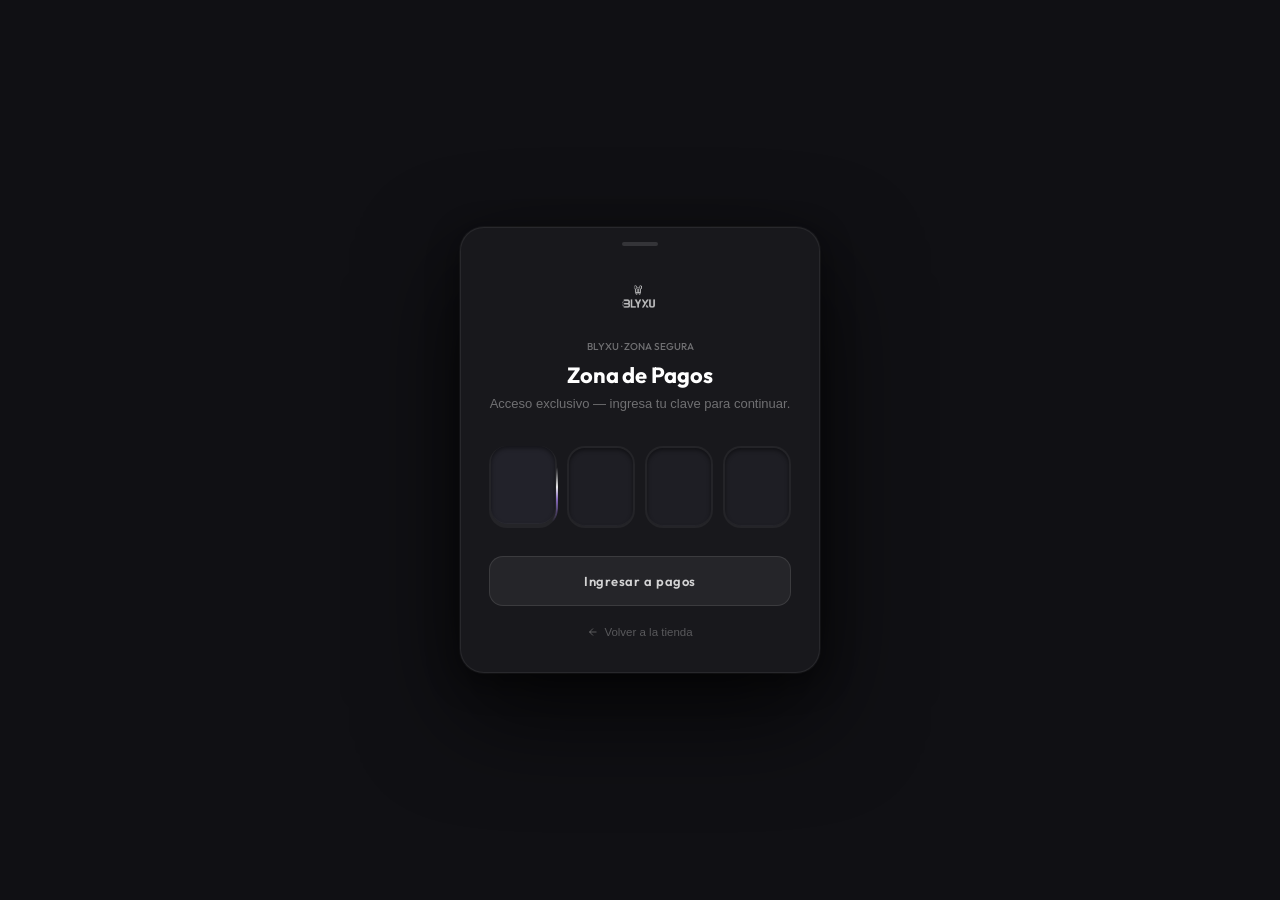
<file: pagos.html>
<!DOCTYPE html>
<html lang="es">

<head>
    <script src="backend-config.js?v=supabase-live-20261013"></script>
    <meta charset="UTF-8">
    <meta name="viewport" content="width=device-width, initial-scale=1.0, viewport-fit=cover">
    <title>Pagos QR - BLYXU</title>
    <meta name="description" content="Página de pagos y transferencias de BLYXU.">
    <link rel="icon" type="image/png" href="/blyxu-search-logo.png">
    <link rel="apple-touch-icon" href="/blyxu-search-logo.png">
    <link rel="preload" href="blyxu-style.css?v=blyxu-customer-access-v6-20261006" as="style">
    <link rel="stylesheet" href="blyxu-style.css?v=blyxu-customer-access-v6-20261006">
    <script>
        // Limpiar claves guardadas - siempre pedir login
        try {
            localStorage.removeItem('blyxu_payments_access');
            sessionStorage.removeItem('blyxu_payments_access');
        } catch(e) {}
    </script>

    <style>
        /* Estilos optimizados para la página de Pagos QR */
        .qr-page-section {
            padding: 120px 20px 60px;
            min-height: 100vh;
            display: flex;
            align-items: center;
            justify-content: center;
            flex-direction: column;
            position: relative;
            z-index: 2;
        }

        .qr-card {
            background: rgba(14, 10, 24, 0.92);
            border: 1px solid rgba(168, 85, 247, 0.28);
            border-radius: 24px;
            padding: 36px 30px;
            text-align: center;
            max-width: 480px;
            width: 100%;
            box-shadow: 0 24px 60px rgba(0, 0, 0, 0.6), 0 0 32px rgba(168, 85, 247, 0.1), inset 0 1px 0 rgba(255, 255, 255, 0.1);
            backdrop-filter: blur(16px);
            -webkit-backdrop-filter: blur(16px);
            display: none;
            animation: qrFadeIn 0.35s cubic-bezier(0.16, 1, 0.3, 1) forwards;
        }

        @keyframes qrFadeIn {
            from { opacity: 0; transform: scale(0.97) translateY(8px); }
            to { opacity: 1; transform: scale(1) translateY(0); }
        }

        .qr-card h2 {
            font-family: Georgia, 'Times New Roman', serif;
            font-size: 26px;
            font-weight: 700;
            margin-bottom: 8px;
            background: linear-gradient(135deg, #ffffff 30%, #f3e8ff 70%, #ffd969 100%);
            -webkit-background-clip: text;
            -webkit-text-fill-color: transparent;
            letter-spacing: -0.5px;
        }

        .qr-card p {
            font-size: 14px;
            color: rgba(255, 255, 255, 0.7);
            margin-bottom: 24px;
            line-height: 1.5;
        }

        .qr-image-container {
            background: #ffffff;
            padding: 14px;
            border-radius: 16px;
            margin-top: 14px;
            margin-bottom: 18px;
            box-shadow: 0 8px 24px rgba(0, 0, 0, 0.4);
            position: relative;
            overflow: hidden;
            display: inline-block;
            max-width: 280px;
            width: 100%;
        }

        .qr-image-container img {
            width: 100%;
            height: auto;
            display: block;
            border-radius: 8px;
        }

        .qr-empty-state {
            color: rgba(255, 255, 255, 0.5);
            font-size: 14px;
            padding: 24px 0;
            display: none;
        }

        @import url('https://fonts.googleapis.com/css2?family=Outfit:wght@300;400;500;600;700&display=swap');

        /* ── SCREEN GATE ───────────────────────────────── */
        #qr-login-overlay {
            position: fixed !important;
            inset: 0 !important;
            z-index: 99999 !important;
            display: flex !important;
            align-items: center !important;
            justify-content: center !important;
            padding: 20px !important;
            background: #101014 !important;
            font-family: 'Outfit', 'Avenir Next', 'Century Gothic', sans-serif !important;
        }

        /* kill all old overlay pseudo/animation overrides */
        #qr-login-overlay::before,
        #qr-login-overlay::after { content: none !important; display: none !important; }

        html.is-payments-auth #pagos-login-screen,
        body.payments-unlocked #pagos-login-screen {
            display: none !important; opacity: 0 !important;
            visibility: hidden !important; pointer-events: none !important;
        }

        body.payments-auth-blocked:not(.payments-unlocked) {
            background: #101014 !important;
            overflow: hidden !important;
        }

        body.payments-auth-blocked:not(.payments-unlocked) .navbar,
        body.payments-auth-blocked:not(.payments-unlocked) .qr-page-section,
        body.payments-auth-blocked:not(.payments-unlocked) .footer { display: none !important; }

        body.payments-unlocked .navbar { display: flex !important; }
        body.payments-unlocked .qr-page-section { display: flex !important; }
        body.payments-unlocked .footer { display: grid !important; }

        /* ── CARD ──────────────────────────────────────── */
        .payments-login-panel {
            width: min(360px, 100%) !important;
            padding: 0 !important;
            border: 1px solid rgba(255,255,255,.07) !important;
            border-radius: 24px !important;
            background: #18181c !important;
            box-shadow:
                0 0 0 1px rgba(255,255,255,.04),
                0 40px 100px rgba(0,0,0,.7),
                0 8px 32px rgba(0,0,0,.4) !important;
            text-align: center !important;
            position: relative !important;
            overflow: hidden !important;
            transform: none !important;
            filter: none !important;
        }

        .pl-pill {
            display: block;
            width: 36px; height: 4px;
            border-radius: 99px;
            background: rgba(255,255,255,.12);
            margin: 14px auto 0;
        }

        .pl-inner { padding: 24px 28px 30px; }

        /* ── LOGO & TEXT ──────────────────────────────── */
        .payments-login-logo {
            display: block !important;
            width: 52px !important; height: auto !important;
            object-fit: contain !important;
            margin: 0 auto 18px !important;
            opacity: .72 !important;
        }

        .payments-login-kicker {
            display: block;
            font-size: 10px; font-weight: 500;
            letter-spacing: .12em; text-transform: uppercase;
            color: rgba(255,255,255,.38);
            margin: 0 0 10px;
        }

        #qr-title {
            margin: 0 0 6px !important;
            font-size: 22px !important; font-weight: 700 !important;
            color: #fff !important;
            letter-spacing: -.01em !important; line-height: 1.15 !important;
            font-family: 'Outfit', 'Avenir Next', 'Century Gothic', sans-serif !important;
            background: none !important;
            -webkit-background-clip: unset !important;
            -webkit-text-fill-color: #fff !important;
        }

        .pl-subtitle {
            font-size: 13px; color: rgba(255,255,255,.38);
            font-weight: 400; margin: 0 0 32px; line-height: 1.5;
        }

        /* ── VAULT STUB (hidden) ────────────────────────── */
        .blyxu-vault { display: none !important; }

        /* ── PIN ROW ───────────────────────────────────── */
        #qr-pin-row {
            --pin-count: 4;
            display: grid;
            grid-template-columns: repeat(var(--pin-count), minmax(0, 70px));
            justify-content: center;
            gap: 10px; margin: 0 0 28px;
        }

        .qr-pin-wrap {
            position: relative;
            width: 100%;
            min-width: 0;
            border-radius: 18px;
            padding: 2px;
            background: rgba(255,255,255,.05);
            transition: background .2s;
        }

        .qr-pin-wrap::before {
            content: '';
            position: absolute; inset: -1px;
            border-radius: 20px;
            background: conic-gradient(
                from var(--qa, 0deg),
                transparent 0deg,
                rgba(255,255,255,.0) 60deg,
                rgba(255,255,255,.9) 90deg,
                rgba(180,140,255,.7) 110deg,
                rgba(255,255,255,.0) 140deg,
                transparent 360deg
            );
            -webkit-mask: linear-gradient(#fff 0 0) content-box, linear-gradient(#fff 0 0);
            -webkit-mask-composite: xor;
            mask-composite: exclude;
            padding: 2px;
            opacity: 0;
            transition: opacity .25s ease;
        }

        .qr-pin-wrap:has(.qr-pin-digit:focus)::before {
            opacity: 1;
            animation: qrBorderSpin 1.6s linear infinite;
        }

        .qr-pin-wrap:has(.qr-pin-digit.filled)::before {
            opacity: .35;
            background: conic-gradient(
                from 45deg,
                rgba(255,255,255,.6) 0deg, rgba(200,160,255,.4) 90deg,
                rgba(255,255,255,.6) 180deg, rgba(200,160,255,.4) 270deg,
                rgba(255,255,255,.6) 360deg
            );
            animation: none;
        }

        .qr-pin-digit {
            position: relative;
            width: 100%; height: 78px;
            border-radius: 16px; border: none;
            background: #1e1e24;
            box-shadow: inset 0 2px 4px rgba(0,0,0,.45), inset 0 -1px 0 rgba(255,255,255,.04);
            color: #fff;
            font-size: 30px; font-weight: 700;
            font-family: 'Outfit', 'Avenir Next', 'Century Gothic', sans-serif;
            text-align: center; outline: none;
            caret-color: transparent;
            -webkit-appearance: none; display: block;
            transition: background .2s, color .2s, transform .18s cubic-bezier(.4,0,.2,1);
        }

        .qr-pin-digit:focus { background: #22222a; transform: translateY(-2px); }
        .qr-pin-digit.filled { background: #202028; color: #fff; }

        .qr-pin-digit.denied {
            background: rgba(239,68,68,.12) !important;
            animation: qrPinShake .38s cubic-bezier(.4,0,.2,1) !important;
        }
        .qr-pin-wrap:has(.qr-pin-digit.denied)::before {
            opacity: 1 !important; animation: none !important;
            background: conic-gradient(
                from 0deg, rgba(239,68,68,.9) 0deg, rgba(239,68,68,.4) 90deg,
                rgba(239,68,68,.9) 180deg, rgba(239,68,68,.4) 270deg, rgba(239,68,68,.9) 360deg
            ) !important;
        }

        .qr-pin-digit.success-digit {
            background: rgba(16,185,129,.1) !important;
            color: #34d399 !important;
            transform: scale(.94) !important;
            transition: all .3s ease !important;
        }
        .qr-pin-wrap:has(.qr-pin-digit.success-digit)::before {
            opacity: 1 !important; animation: none !important;
            background: conic-gradient(
                from 0deg, rgba(16,185,129,.9) 0deg, rgba(16,185,129,.4) 90deg,
                rgba(52,211,153,.9) 180deg, rgba(16,185,129,.4) 270deg, rgba(16,185,129,.9) 360deg
            ) !important;
        }

        /* ── FORM / BUTTON ─────────────────────────────── */
        .payments-login-form { display: grid !important; gap: 0 !important; }

        #qr-password-input {
            position: absolute !important; opacity: 0 !important;
            pointer-events: none !important; width: 1px !important; height: 1px !important;
        }

        #qr-submit-btn {
            width: 100% !important; height: 50px !important;
            border: 1.5px solid rgba(255,255,255,.10) !important;
            border-radius: 14px !important;
            background: rgba(255,255,255,.06) !important;
            color: rgba(255,255,255,.8) !important;
            font-family: 'Outfit', 'Avenir Next', 'Century Gothic', sans-serif !important;
            font-size: 13px !important; font-weight: 600 !important;
            letter-spacing: .04em !important;
            cursor: pointer !important;
            box-shadow: none !important;
            transition: background .2s, border-color .2s, color .2s !important;
        }
        #qr-submit-btn:hover:not(:disabled) {
            background: rgba(255,255,255,.10) !important;
            border-color: rgba(255,255,255,.18) !important;
            color: #fff !important;
        }
        #qr-submit-btn:disabled { opacity: 0.4 !important; cursor: wait !important; }

        /* ── ERROR ────────────────────────────────────── */
        #qr-error-msg {
            font-size: 12px !important; font-weight: 500 !important;
            color: rgba(252,165,165,.85) !important;
            min-height: 16px !important; margin: 0 0 16px !important;
            display: none;
            letter-spacing: .01em !important;
        }

        /* ── BACK LINK ────────────────────────────────── */
        .qr-back-link {
            display: inline-flex; align-items: center; gap: 5px;
            margin-top: 20px;
            color: rgba(255,255,255,.28); font-size: 11.5px;
            font-weight: 400; text-decoration: none;
            letter-spacing: .01em; transition: color .18s;
        }
        .qr-back-link:hover { color: rgba(255,255,255,.6); }

        /* ── SUCCESS SCREEN ────────────────────────────── */
        #qr-success-overlay {
            position: fixed; inset: 0; z-index: 999999;
            display: none; align-items: center; justify-content: center;
            background: #101014;
        }
        #qr-success-overlay.active {
            display: flex;
            animation: qrScrnFadeIn .35s ease both;
        }
        .qr-success-card {
            width: min(360px, calc(100% - 40px));
            border: 1px solid rgba(255,255,255,.07);
            border-radius: 24px; background: #18181c;
            box-shadow: 0 0 0 1px rgba(255,255,255,.04), 0 40px 100px rgba(0,0,0,.7);
            overflow: hidden;
            animation: qrCardPopIn .45s cubic-bezier(.34,1.3,.64,1) .05s both;
        }
        .qr-success-inner {
            padding: 20px 28px 36px;
            display: flex; flex-direction: column; align-items: center;
        }
        .qr-check-box {
            width: 72px; height: 72px;
            border-radius: 20px;
            border: 1.5px solid rgba(16,185,129,.45);
            background: linear-gradient(160deg, rgba(16,185,129,.16), rgba(16,185,129,.06));
            box-shadow: 0 0 0 8px rgba(16,185,129,.06), 0 0 40px rgba(16,185,129,.22),
                        inset 0 1px 0 rgba(16,185,129,.2);
            display: grid; place-items: center;
            margin: 28px 0 24px;
            animation: qrCheckBoxPop .5s cubic-bezier(.34,1.4,.64,1) .15s both;
        }
        .qr-check-box svg {
            width: 32px; height: 32px;
            stroke: #34d399; stroke-width: 2.5;
            stroke-linecap: round; stroke-linejoin: round; fill: none;
        }
        .qr-check-box svg path {
            stroke-dasharray: 40; stroke-dashoffset: 40;
            animation: qrDrawCheck .4s ease .45s forwards;
        }
        .qr-success-title {
            font-family: 'Outfit', 'Avenir Next', 'Century Gothic', sans-serif;
            font-size: 22px; font-weight: 700;
            color: #34d399; letter-spacing: -.01em;
            margin: 0 0 8px;
            animation: qrFadeSlideUp .4s ease .3s both;
        }
        .qr-success-sub {
            font-size: 13px; color: rgba(255,255,255,.36);
            font-weight: 400;
            animation: qrFadeSlideUp .4s ease .4s both;
        }

        /* ── KEYFRAMES ───────────────────────────────────── */
        @property --qa {
            syntax: '<angle>'; inherits: false; initial-value: 0deg;
        }
        @keyframes qrBorderSpin { from { --qa: 0deg; } to { --qa: 360deg; } }
        @keyframes qrPinShake {
            0%,100% { transform: translateX(0); }
            20% { transform: translateX(-6px); } 40% { transform: translateX(5px); }
            60% { transform: translateX(-4px); } 80% { transform: translateX(3px); }
        }
        @keyframes qrScrnFadeIn { from { opacity: 0; } to { opacity: 1; } }
        @keyframes qrCardPopIn {
            from { opacity: 0; transform: scale(.92) translateY(16px); }
            to   { opacity: 1; transform: scale(1) translateY(0); }
        }
        @keyframes qrCheckBoxPop {
            from { opacity: 0; transform: scale(.6); } to { opacity: 1; transform: scale(1); }
        }
        @keyframes qrDrawCheck { to { stroke-dashoffset: 0; } }
        @keyframes qrFadeSlideUp {
            from { opacity: 0; transform: translateY(10px); } to { opacity: 1; transform: translateY(0); }
        }

        /* Pestañas de Métodos de Pago */
        .payment-tabs {
            display: flex;
            gap: 8px;
            overflow-x: auto;
            padding-bottom: 8px;
            margin-bottom: 24px;
            border-bottom: 1px solid rgba(255, 255, 255, 0.08);
            scrollbar-width: none;
            justify-content: center;
        }
        .payment-tabs::-webkit-scrollbar {
            display: none;
        }
        .payment-tab-btn {
            background: rgba(255, 255, 255, 0.05);
            border: 1px solid rgba(168, 85, 247, 0.2);
            color: rgba(255, 255, 255, 0.75);
            padding: 10px 18px;
            border-radius: 12px;
            cursor: pointer;
            font-size: 13px;
            font-weight: 700;
            white-space: nowrap;
            transition: all 0.25s cubic-bezier(0.25, 1, 0.5, 1);
        }
        .payment-tab-btn:hover {
            background: rgba(168, 85, 247, 0.15);
            color: #fff;
            border-color: rgba(168, 85, 247, 0.4);
        }
        .payment-tab-btn.active {
            background: linear-gradient(135deg, #a855f7, #7e22ce);
            border-color: #c084fc;
            color: #fff;
            box-shadow: 0 4px 18px rgba(168, 85, 247, 0.45);
        }
        .payment-info-box {
            animation: tabFadeIn 0.3s ease forwards;
            text-align: center;
        }
        @keyframes tabFadeIn {
            from { opacity: 0; transform: translateY(6px); }
            to { opacity: 1; transform: translateY(0); }
        }
        .copy-box {
            display: flex;
            align-items: center;
            background: rgba(0, 0, 0, 0.45);
            border: 1px solid rgba(168, 85, 247, 0.25);
            border-radius: 12px;
            padding: 8px 12px;
            margin-bottom: 16px;
            gap: 8px;
        }
        .copy-text {
            font-family: ui-monospace, SFMono-Regular, Menlo, Monaco, Consolas, monospace;
            font-size: 15px;
            color: #ffd969;
            font-weight: 700;
            flex: 1;
            word-break: break-all;
            user-select: all;
            text-align: left;
            padding-left: 6px;
        }
        .copy-btn {
            background: rgba(255, 255, 255, 0.08);
            border: 1px solid rgba(255, 255, 255, 0.16);
            color: #fff;
            font-size: 11px;
            font-weight: 800;
            padding: 8px 14px;
            border-radius: 8px;
            cursor: pointer;
            transition: all 0.2s;
            text-transform: uppercase;
            letter-spacing: 0.5px;
        }
        .copy-btn:hover {
            background: #ffd969;
            color: #09030f;
            border-color: #ffd969;
            transform: scale(1.03);
        }
        .instruction-box {
            margin-top: 14px;
            padding: 14px;
            background: rgba(168, 85, 247, 0.06);
            border: 1px solid rgba(168, 85, 247, 0.15);
            border-radius: 12px;
            font-size: 13px;
            color: rgba(255, 255, 255, 0.8);
            line-height: 1.5;
            text-align: left;
        }

        @media (max-width: 480px) {
            #qr-login-overlay {
                padding: 14px !important;
            }

            .payments-login-panel {
                width: min(360px, 100%) !important;
            }

            .pl-inner {
                padding: 22px 16px 26px;
            }

            #qr-pin-row {
                width: 100%;
                gap: 8px;
            }

            .qr-pin-digit {
                height: 70px;
                border-radius: 14px;
                font-size: 27px;
            }

            .qr-pin-wrap,
            .qr-pin-wrap::before {
                border-radius: 16px;
            }
        }
    </style>
    <link rel="stylesheet" href="storefront-refinement.css?v=nav-fixed-position-20261007">
</head>

<body data-page="pagos" class="payments-auth-blocked">

    <nav class="navbar scrolled" id="navbar">
        <a href="index.html" class="nav-logo">
            <img src="Logo2-nav.png" alt="BLYXU" onerror="this.style.display='none'">
        </a>

        <ul class="nav-links" id="nav-links">
            <li><a href="index.html">Inicio</a></li>
            <li><a href="index.html#coleccion">Cat&aacute;logo</a></li>
            <li><a href="mayorista.html">Mayorista</a></li>
            <li><a href="contacto.html">Contacto</a></li>
            <li><a href="pagos.html" class="active">Pagos</a></li>
            <li><a href="facturas-pedidos.html">Facturas y Pedidos</a></li>
        </ul>

        <div class="nav-actions">
            
            <a class="nav-ally-btn" href="https://aloriginalstore.online/" target="_blank" rel="noopener noreferrer" aria-label="Aliados: visitar Original Store (abre en una nueva pestaña)" title="Visitar Original Store"><img src="original-store-ally.png?v=2" alt="Original Store" width="42" height="36"><span>Aliados</span></a>
            <button class="nav-icon-btn nav-search-btn" type="button" onclick="openCatalogSearch()" aria-label="Buscar productos" title="Buscar">
                <svg width="18" height="18" viewBox="0 0 24 24" fill="none" stroke="currentColor" stroke-width="2">
                    <circle cx="11" cy="11" r="7"></circle>
                    <path d="M16.5 16.5 21 21"></path>
                </svg>
                <span>Buscar</span>
            </button>
            
            <div class="nav-toggle" id="nav-toggle" style="margin-left: auto;">
                <span></span><span></span><span></span>
            </div>
        </div>
    </nav>

    <!-- ===== SUCCESS SCREEN ===== -->
    <div id="qr-success-overlay">
        <div class="qr-success-card">
            <span class="pl-pill"></span>
            <div class="qr-success-inner">
                <div class="qr-check-box">
                    <svg viewBox="0 0 24 24"><path d="M5 13l4 4L19 7"/></svg>
                </div>
                <div class="qr-success-title">Verificado</div>
                <div class="qr-success-sub">Accediendo a la zona de pagos&hellip;</div>
            </div>
        </div>
    </div>

    <!-- ===== LOGIN OVERLAY ===== -->
    <div class="payments-login-overlay open" id="qr-login-overlay">
        <div class="payments-login-panel" role="dialog" aria-modal="true" aria-labelledby="qr-title">
            <span class="pl-pill"></span>
            <div class="pl-inner">
                <!-- Vault stub (hidden, for JS compat) -->
                <div class="blyxu-vault" data-vault aria-hidden="true" style="display:none">
                    <div data-vault-dots></div>
                    <span data-vault-status></span>
                </div>

                <!-- Logo & text -->
                <img src="Logo2.png" alt="BLYXU" class="payments-login-logo" onerror="this.style.display='none'">
                <div class="payments-login-kicker">BLYXU &middot; Zona Segura</div>
                <h2 id="qr-title">Zona de Pagos</h2>
                <p class="pl-subtitle">Acceso exclusivo &mdash; ingresa tu clave para continuar.</p>

                <!-- PIN boxes (built by JS) -->
                <div id="qr-pin-row" role="group" aria-label="Clave de acceso"></div>

                <form class="payments-login-form" id="qr-login-form">
                    <input type="text" id="qr-password-input"
                           autocomplete="off" tabindex="-1" aria-hidden="true">
                    <div id="qr-error-msg">Clave incorrecta &mdash; int&eacute;ntalo de nuevo</div>
                    <button type="submit" id="qr-submit-btn">Ingresar a pagos</button>
                </form>

                <a href="index.html" class="qr-back-link">
                    <svg width="12" height="12" viewBox="0 0 24 24" fill="none" stroke="currentColor" stroke-width="2">
                        <line x1="19" y1="12" x2="5" y2="12"></line>
                        <polyline points="12 19 5 12 12 5"></polyline>
                    </svg>
                    Volver a la tienda
                </a>
            </div>
        </div>
    </div>

    <!-- Contenido Principal -->
    <section class="qr-page-section">
        <div class="qr-card" id="qr-card-content">
            <h2>PAGOS BLYXU</h2>
            <p>Selecciona tu m&eacute;todo de pago y sigue las instrucciones para realizar tu transferencia o escaneo:</p>
            
            <!-- Pestañas de Métodos de Pago -->
            <div class="payment-tabs" id="payment-tabs"></div>
            
            <!-- Contenedor de Detalle del Método -->
            <div id="payment-method-detail"></div>
            
            <div class="qr-empty-state" id="qr-empty-state" style="display:none;">
                El administrador a&uacute;n no ha configurado opciones de pago.
            </div>

            <a href="index.html" class="main-banner-btn" style="width: 100%; justify-content: center; margin-top: 20px; border-radius: 12px;">Volver a la tienda</a>
        </div>
    </section>

    <!-- Footer -->
    <footer class="footer">
        <div class="footer-brand">
            <a href="index.html" class="nav-logo">
                <img src="Logo2-nav.png" alt="BLYXU" style="height:32px" onerror="this.style.display='none'">
            </a>
            <p>Joyer&iacute;a artesanal con piedras naturales. Elegancia, exclusividad y dise&ntilde;o en cada pieza.</p>
            <a class="footer-admin-link" href="administrativo.html" aria-label="Acceso administrativo">
                <span class="footer-admin-crown" aria-hidden="true">&#9819;</span>
            </a>
        </div>
        <div>
            <h4>Navegaci&oacute;n</h4>
            <ul>
                <li><a href="index.html">Inicio</a></li>
                <li><a href="index.html#coleccion">Cat&aacute;logo</a></li>
                <li><a href="mayorista.html">Mayorista</a></li>
                <li><a href="contacto.html">Contacto</a></li>
                <li><a href="facturas-pedidos.html">Facturas y pedidos</a></li>
            </ul>
        </div>
        <div class="footer-search-panel">
            <h4>Buscar</h4>
            <label class="footer-search" for="footer-page-search">
                <svg aria-hidden="true" viewBox="0 0 24 24">
                    <circle cx="11" cy="11" r="7"></circle>
                    <path d="M16.5 16.5 21 21"></path>
                </svg>
                <input type="search" id="footer-page-search" placeholder="Buscar en BLYXU" autocomplete="off">
            </label>
            <div class="footer-search-results" id="footer-page-search-results" aria-live="polite">
                <a href="index.html" data-footer-search-item data-keywords="inicio home principal banner">Inicio</a>
                <a href="index.html#coleccion" data-footer-search-item data-keywords="catalogo coleccion productos joyeria">Cat&aacute;logo</a>
                <a href="mayorista.html" data-footer-search-item data-keywords="mayorista precios por mayor clave acceso">Mayorista</a>
                <a href="contacto.html" data-footer-search-item data-keywords="contacto horario telefono redes whatsapp">Contacto</a>
                <a href="facturas-pedidos.html" data-footer-search-item data-keywords="facturas pedidos ordenes comprobantes">Facturas y pedidos</a>
                <a href="#qr-card-content" data-footer-search-item data-keywords="pagos qr transferencia cuenta pagar">Pagos QR</a>
                <a id="footer-whatsapp" href="#" target="_blank" rel="noopener" data-footer-search-item data-keywords="whatsapp chat numero telefono escribir">WhatsApp</a>
                <span class="footer-search-empty">Sin resultados</span>
            </div>
        </div>
        <div class="footer-social-panel">
            <h4>Redes</h4>
            <div class="footer-social-icons" aria-label="Redes sociales">
                <a id="footer-facebook" class="footer-social-icon-link" href="#" target="_blank" rel="noopener" aria-label="Facebook" data-preserve-content>
                    <svg aria-hidden="true" viewBox="0 0 24 24"><path d="M14 8.5V6.7c0-.8.5-1 1-1h1.9V2.2C16.6 2.1 15.5 2 14.2 2c-2.8 0-4.7 1.7-4.7 4.8v1.7H6.4V12h3.1v10h3.8V12h3.1l.5-3.5H14z"/></svg>
                </a>
                <a id="footer-instagram" class="footer-social-icon-link" href="#" target="_blank" rel="noopener" aria-label="Instagram" data-preserve-content>
                    <svg aria-hidden="true" viewBox="0 0 24 24"><rect x="3" y="3" width="18" height="18" rx="5" ry="5"></rect><circle cx="12" cy="12" r="4"></circle><circle cx="17.5" cy="6.5" r="1.2"></circle></svg>
                </a>
                <a id="footer-tiktok" class="footer-social-icon-link" href="#" target="_blank" rel="noopener" aria-label="TikTok" data-preserve-content>
                    <svg aria-hidden="true" viewBox="0 0 24 24"><path d="M16.7 2c.3 2.4 1.7 3.9 4.1 4.1v3.4c-1.4.1-2.7-.3-4-1.1v6.4c0 8.1-8.8 10.6-12.4 4.8-2.3-3.7-.9-10.1 6.5-10.4v3.6c-.5.1-1 .2-1.5.4-1.4.5-2.2 1.5-2 3 .3 2.8 5.5 3.6 5.1-1.8V2h4.2z"/></svg>
                </a>
            </div>
        </div>
        <div class="footer-bottom">
            <p>&copy; 2026 BLYXU. Todos los derechos reservados.</p>
        </div>
    </footer>

    <script src="product-detail-identity.js?v=stable-detail-20261017" defer></script>
<script src="blyxu-app.js?v=stable-detail-20261017" defer></script>
    <script>
        document.addEventListener('DOMContentLoaded', function() {
        (function() {
            const ACCESS_KEY = 'blyxu_payments_access';
            const form       = document.getElementById('qr-login-form');
            const hiddenInput = document.getElementById('qr-password-input');
            const errorMsg   = document.getElementById('qr-error-msg');
            const overlay    = document.getElementById('qr-login-overlay');
            const successOverlay = document.getElementById('qr-success-overlay');
            const pinRow     = document.getElementById('qr-pin-row');
            const card       = document.getElementById('qr-card-content');
            const submitBtn  = document.getElementById('qr-submit-btn');

            window.copyToClipboard = function(text, btn) {
                if (!text) return;
                navigator.clipboard.writeText(text).then(() => {
                    const originalText = btn.textContent;
                    btn.textContent = '¡Copiado! ✓';
                    btn.style.background = '#22c55e';
                    btn.style.borderColor = '#22c55e';
                    btn.style.color = '#fff';
                    setTimeout(() => {
                        btn.textContent = originalText;
                        btn.style.background = '';
                        btn.style.borderColor = '';
                        btn.style.color = '';
                    }, 1600);
                }).catch(err => console.error('Error al copiar:', err));
            };

            function readLocalSiteConfigCache() {
                try {
                    const cached = JSON.parse(localStorage.getItem('blyxu_site_config_cache_v1') || 'null');
                    return cached && typeof cached === 'object' && cached.data && typeof cached.data === 'object' ? cached : null;
                } catch (e) { return null; }
            }

            function escapeHtml(text) {
                if (!text) return '';
                return String(text)
                    .replace(/&/g, '&amp;').replace(/</g, '&lt;').replace(/>/g, '&gt;')
                    .replace(/"/g, '&quot;').replace(/'/g, '&#039;');
            }

            function getConfiguredPaymentPass() {
                const cachedConfig = readLocalSiteConfigCache();
                const currentConfig = (typeof siteConfig !== 'undefined' && siteConfig && Object.keys(siteConfig).length)
                    ? siteConfig : (cachedConfig?.data || {});
                return String(currentConfig.QR_Password || currentConfig.qr_password || (cachedConfig?.data?.QR_Password) || '2027').trim();
            }

            // ===== BUILD PIN BOXES =====
            let pinDigits = [];

            function buildPinBoxes(pass) {
                const len = pass.length || 4;
                pinRow.innerHTML = '';
                pinRow.style.setProperty('--pin-count', len);
                pinDigits = [];
                for (let i = 0; i < len; i++) {
                    const wrap = document.createElement('div');
                    wrap.className = 'qr-pin-wrap';
                    const box = document.createElement('input');
                    box.type = 'text';
                    box.inputMode = 'numeric';
                    box.maxLength = 1;
                    box.pattern = '[0-9]*';
                    box.className = 'qr-pin-digit';
                    box.setAttribute('aria-label', 'Dígito ' + (i + 1));
                    box.autocomplete = 'off';
                    box.id = 'qr-pin-d' + i;
                    attachPinListeners(box, i, len);
                    wrap.appendChild(box);
                    pinRow.appendChild(wrap);
                    pinDigits.push(box);
                }
            }

            function attachPinListeners(box, idx, total) {
                box.addEventListener('keydown', function(e) {
                    if (e.key === 'Backspace') {
                        if (box.value === '' && idx > 0) {
                            pinDigits[idx-1].value = '';
                            pinDigits[idx-1].classList.remove('filled');
                            pinDigits[idx-1].focus();
                        } else { box.value = ''; box.classList.remove('filled'); }
                        syncHidden(); e.preventDefault();
                    } else if (e.key === 'ArrowLeft' && idx > 0) { pinDigits[idx-1].focus(); }
                    else if (e.key === 'ArrowRight' && idx < total-1) { pinDigits[idx+1].focus(); }
                    else if (e.key === 'Enter') { form.dispatchEvent(new Event('submit', {bubbles:true, cancelable:true})); }
                });
                box.addEventListener('input', function() {
                    const val = box.value.replace(/[^0-9]/g, '');
                    box.value = val.slice(-1);
                    if (box.value) {
                        box.classList.add('filled');
                        if (idx < total-1) pinDigits[idx+1].focus();
                    } else { box.classList.remove('filled'); }
                    syncHidden();
                    if (getPinValue().length === total) {
                        setTimeout(function() {
                            form.dispatchEvent(new Event('submit', {bubbles:true, cancelable:true}));
                        }, 120);
                    }
                });
                box.addEventListener('focus', function() { box.select(); });
                box.addEventListener('paste', function(e) {
                    e.preventDefault();
                    const pasted = (e.clipboardData || window.clipboardData).getData('text').replace(/\D/g, '');
                    pasted.split('').forEach(function(ch, ci) {
                        if (idx+ci < total) { pinDigits[idx+ci].value = ch; pinDigits[idx+ci].classList.add('filled'); }
                    });
                    pinDigits[Math.min(idx+pasted.length, total-1)].focus();
                    syncHidden();
                });
            }

            function getPinValue() { return pinDigits.map(d => d.value).join(''); }
            function syncHidden() {
                if (hiddenInput) hiddenInput.value = getPinValue();
                if (errorMsg) errorMsg.style.display = 'none';
            }

            // ===== SUCCESS ANIMATION =====
            function playSuccessAnimation(done) {
                pinDigits.forEach(function(d, i) {
                    setTimeout(function() { d.classList.add('success-digit'); }, i * 90);
                });
                setTimeout(function() {
                    overlay.style.transition = 'opacity .3s ease';
                    overlay.style.opacity = '0';
                }, 380);
                setTimeout(function() {
                    successOverlay.classList.add('active');
                    setTimeout(function() { done(); }, 1400);
                }, 680);
            }

            function markDenied() {
                pinDigits.forEach(function(d) {
                    d.classList.add('denied');
                    setTimeout(function() { d.classList.remove('denied','filled'); d.value = ''; }, 420);
                });
                setTimeout(function() { if (pinDigits[0]) pinDigits[0].focus(); }, 440);
            }

            function grantPaymentsAccess() {
                if (submitBtn) { submitBtn.textContent = 'Verificando...'; submitBtn.disabled = true; }
                playSuccessAnimation(unlockPayments);
            }

            function unlockPayments() {
                document.body.classList.remove('payments-auth-blocked');
                document.body.classList.add('payments-unlocked');
                var nav = document.getElementById('navbar');
                if (nav) nav.style.display = '';
                if (overlay) {
                    overlay.style.display = 'none';
                    overlay.remove();
                    if (typeof initBlyxuApp === 'function') initBlyxuApp();
                } else {
                    if (typeof initBlyxuApp === 'function') initBlyxuApp();
                }
                if (successOverlay) successOverlay.remove();
                renderPaymentMethods();
            }

            function renderPaymentMethods() {
                if (!card) return;
                card.style.display = 'block';
                const tabsContainer = document.getElementById('payment-tabs');
                const detailContainer = document.getElementById('payment-method-detail');
                const emptyState = document.getElementById('qr-empty-state');
                if (!tabsContainer || !detailContainer || !emptyState) return;
                const cachedConfig = readLocalSiteConfigCache();
                const currentConfig = (typeof siteConfig !== 'undefined' && siteConfig && Object.keys(siteConfig).length)
                    ? siteConfig : (cachedConfig?.data || {});
                let methods = [];
                const jsonStr = currentConfig.QR_Payments_JSON || currentConfig.qr_payments_json || '';
                const oldQrUrl = currentConfig.QR_Image || currentConfig.qr_image || '';
                if (jsonStr) {
                    try { methods = typeof jsonStr === 'string' ? JSON.parse(jsonStr) : jsonStr; }
                    catch(e) { console.error('Error parsing QR_Payments_JSON:', e); }
                }
                if ((!methods || !methods.length) && oldQrUrl) {
                    methods = [{ name: 'Código QR de Pago', type: 'qr', value: '', image: oldQrUrl,
                        instructions: 'Escanea el código QR desde tu aplicación bancaria para realizar el pago.' }];
                }
                if (!methods || methods.length === 0) {
                    tabsContainer.style.display = 'none'; detailContainer.style.display = 'none';
                    emptyState.style.display = 'block'; return;
                }
                emptyState.style.display = 'none';
                tabsContainer.style.display = 'flex'; detailContainer.style.display = 'block';
                tabsContainer.innerHTML = methods.map((m, idx) =>
                    `<button type="button" class="payment-tab-btn ${idx===0?'active':''}" onclick="window.selectPaymentTab(${idx})">${escapeHtml(m.name||'Método '+(idx+1))}</button>`
                ).join('');
                window.selectPaymentTab = function(index) {
                    tabsContainer.querySelectorAll('.payment-tab-btn').forEach((btn,idx) => btn.classList.toggle('active', idx===index));
                    const m = methods[index]; if (!m) return;
                    let html = '<div class="payment-info-box">';
                    if (m.type==='key'||m.type==='both'||m.value) {
                        html += `<p style="margin-bottom:8px;font-weight:700;color:rgba(255,255,255,0.8);font-size:13px;">Número de cuenta o llave:</p>
                        <div class="copy-box"><span class="copy-text">${escapeHtml(m.value)}</span>
                        <button type="button" class="copy-btn" onclick="copyToClipboard('${escapeHtml(m.value)}',this)">Copiar</button></div>`;
                    }
                    const qrImageUrl = (typeof normalizeImageUrl==='function'?normalizeImageUrl(m.image):m.image)||'';
                    if ((m.type==='qr'||m.type==='both'||qrImageUrl)&&qrImageUrl) {
                        html += `<p style="margin-bottom:6px;font-weight:700;color:rgba(255,255,255,0.8);font-size:13px;">Código QR de Pago:</p>
                        <div class="qr-image-container"><img src="${escapeHtml(qrImageUrl)}" alt="Código QR de Pago" loading="lazy"></div>`;
                    }
                    if (m.instructions) {
                        html += `<div class="instruction-box"><strong>Instrucciones:</strong> ${escapeHtml(m.instructions)}</div>`;
                    }
                    html += '</div>'; detailContainer.innerHTML = html;
                };
                window.selectPaymentTab(0);
            }

            // ===== INIT =====
            // Build PIN boxes based on configured password length
            const initialPass = getConfiguredPaymentPass();
            buildPinBoxes(initialPass);
            setTimeout(function() { if (pinDigits[0]) pinDigits[0].focus({ preventScroll: true }); }, 80);

            form?.addEventListener('submit', function(e) {
                e.preventDefault();
                if (errorMsg) errorMsg.style.display = 'none';
                const enteredPass  = getPinValue();
                const configuredPass = getConfiguredPaymentPass();

                if (enteredPass === configuredPass) {
                    grantPaymentsAccess();
                } else {
                    if (typeof fetchSiteConfig === 'function') {
                        if (submitBtn) { submitBtn.textContent = 'Validando...'; submitBtn.disabled = true; }
                        fetchSiteConfig().then(cfg => {
                            if (submitBtn) { submitBtn.textContent = 'Ingresar a pagos'; submitBtn.disabled = false; }
                            const freshPass = String(cfg?.QR_Password || '2027').trim();
                            if (enteredPass === freshPass) {
                                grantPaymentsAccess();
                            } else {
                                // Rebuild boxes if pass length changed
                                if (freshPass.length !== pinDigits.length) buildPinBoxes(freshPass);
                                if (errorMsg) errorMsg.style.display = 'block';
                                markDenied();
                            }
                        }).catch(() => {
                            if (submitBtn) { submitBtn.textContent = 'Ingresar a pagos'; submitBtn.disabled = false; }
                            if (errorMsg) errorMsg.style.display = 'block';
                            markDenied();
                        });
                    } else {
                        if (errorMsg) errorMsg.style.display = 'block';
                        markDenied();
                    }
                }
            });

            window.addEventListener('blyxu:config-loaded', function() {
                if (document.body.classList.contains('payments-unlocked')) {
                    renderPaymentMethods();
                } else {
                    // Rebuild boxes in case password length differs
                    const newPass = getConfiguredPaymentPass();
                    if (newPass.length !== pinDigits.length) buildPinBoxes(newPass);
                }
            });
        })();
        }); // DOMContentLoaded

    </script>
<script src="order-summary.js?v=customer-flow-20261015" defer></script>
<script src="order-receipt-access.js?v=browser-qr-20261006" defer></script>
</body>
</html>
</file>
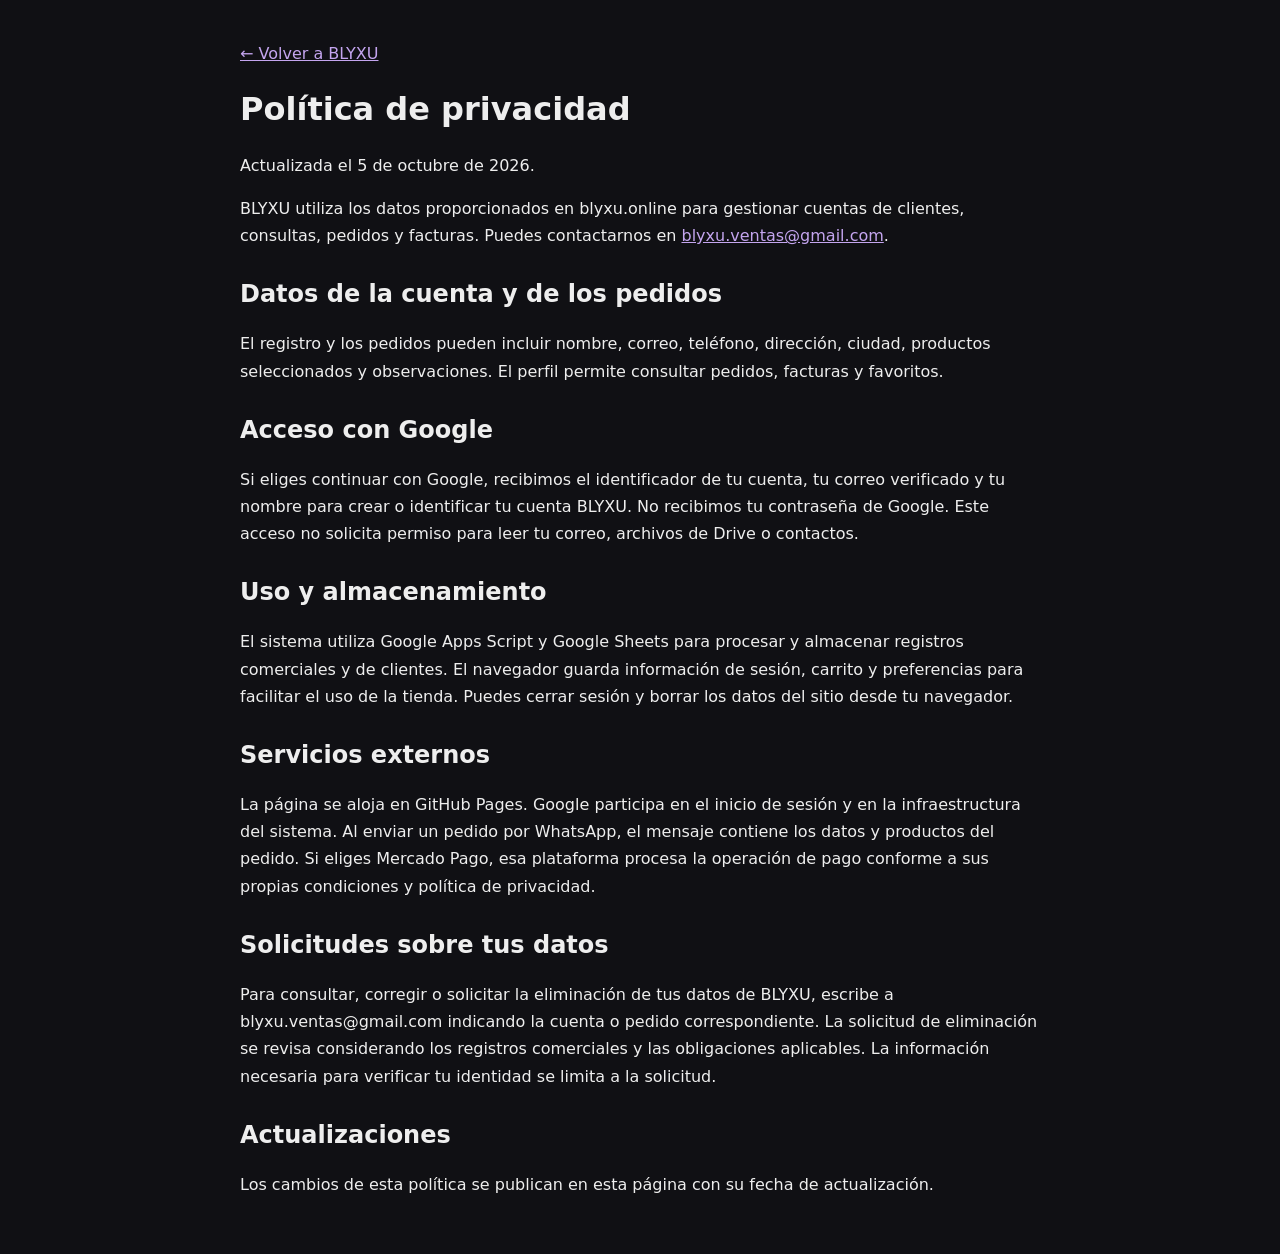
<file: privacidad.html>
<!doctype html>
<html lang="es"><head><meta charset="utf-8"><meta name="viewport" content="width=device-width,initial-scale=1"><title>Privacidad | BLYXU</title><style>body{margin:0;background:#101014;color:#eee;font:16px/1.7 system-ui}main{max-width:800px;margin:auto;padding:40px 24px}a{color:#c4a5ef}h1,h2{line-height:1.3}h2{margin-top:30px}</style></head><body><main>
<a href="index.html">← Volver a BLYXU</a><h1>Política de privacidad</h1><p>Actualizada el 5 de octubre de 2026.</p>
<p>BLYXU utiliza los datos proporcionados en blyxu.online para gestionar cuentas de clientes, consultas, pedidos y facturas. Puedes contactarnos en <a href="mailto:blyxu.ventas@gmail.com">blyxu.ventas@gmail.com</a>.</p>
<h2>Datos de la cuenta y de los pedidos</h2><p>El registro y los pedidos pueden incluir nombre, correo, teléfono, dirección, ciudad, productos seleccionados y observaciones. El perfil permite consultar pedidos, facturas y favoritos.</p>
<h2>Acceso con Google</h2><p>Si eliges continuar con Google, recibimos el identificador de tu cuenta, tu correo verificado y tu nombre para crear o identificar tu cuenta BLYXU. No recibimos tu contraseña de Google. Este acceso no solicita permiso para leer tu correo, archivos de Drive o contactos.</p>
<h2>Uso y almacenamiento</h2><p>El sistema utiliza Google Apps Script y Google Sheets para procesar y almacenar registros comerciales y de clientes. El navegador guarda información de sesión, carrito y preferencias para facilitar el uso de la tienda. Puedes cerrar sesión y borrar los datos del sitio desde tu navegador.</p>
<h2>Servicios externos</h2><p>La página se aloja en GitHub Pages. Google participa en el inicio de sesión y en la infraestructura del sistema. Al enviar un pedido por WhatsApp, el mensaje contiene los datos y productos del pedido. Si eliges Mercado Pago, esa plataforma procesa la operación de pago conforme a sus propias condiciones y política de privacidad.</p>
<h2>Solicitudes sobre tus datos</h2><p>Para consultar, corregir o solicitar la eliminación de tus datos de BLYXU, escribe a blyxu.ventas@gmail.com indicando la cuenta o pedido correspondiente. La solicitud de eliminación se revisa considerando los registros comerciales y las obligaciones aplicables. La información necesaria para verificar tu identidad se limita a la solicitud.</p>
<h2>Actualizaciones</h2><p>Los cambios de esta política se publican en esta página con su fecha de actualización.</p>
</main></body></html>
</file>
